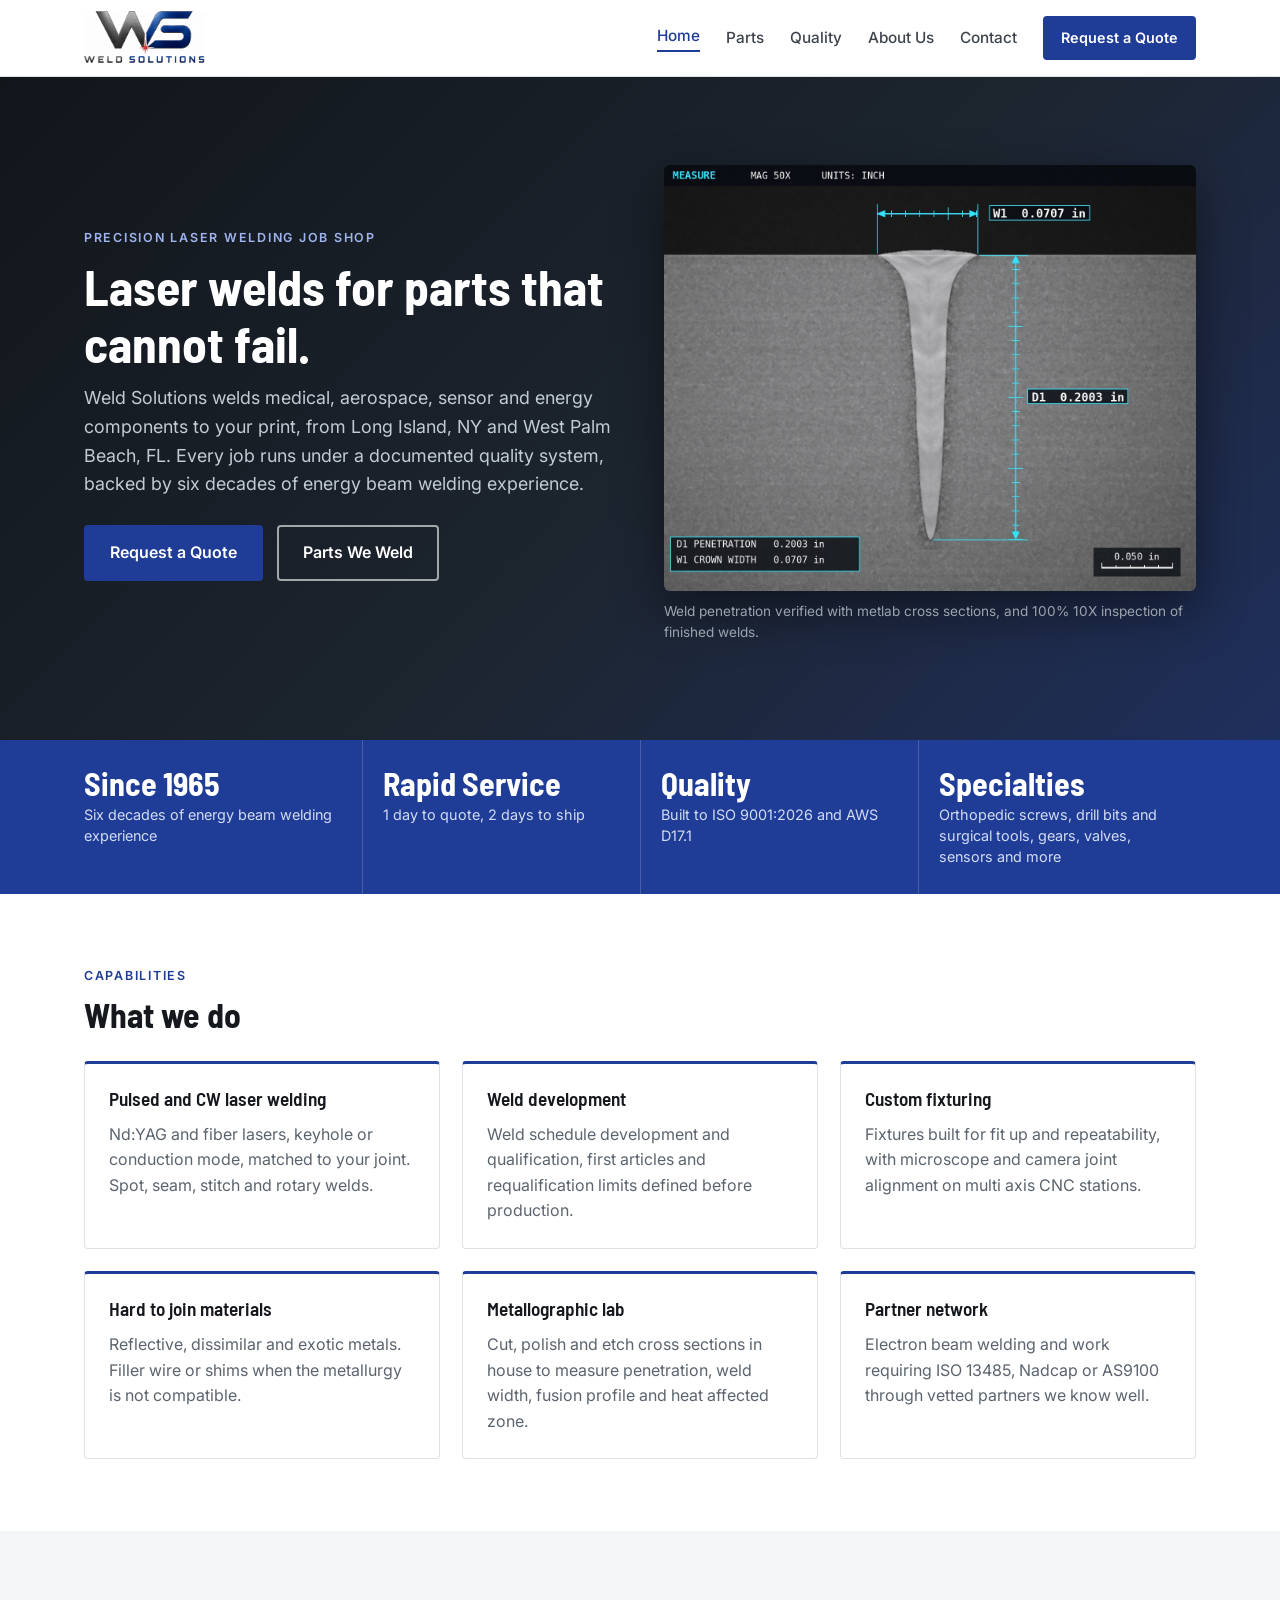
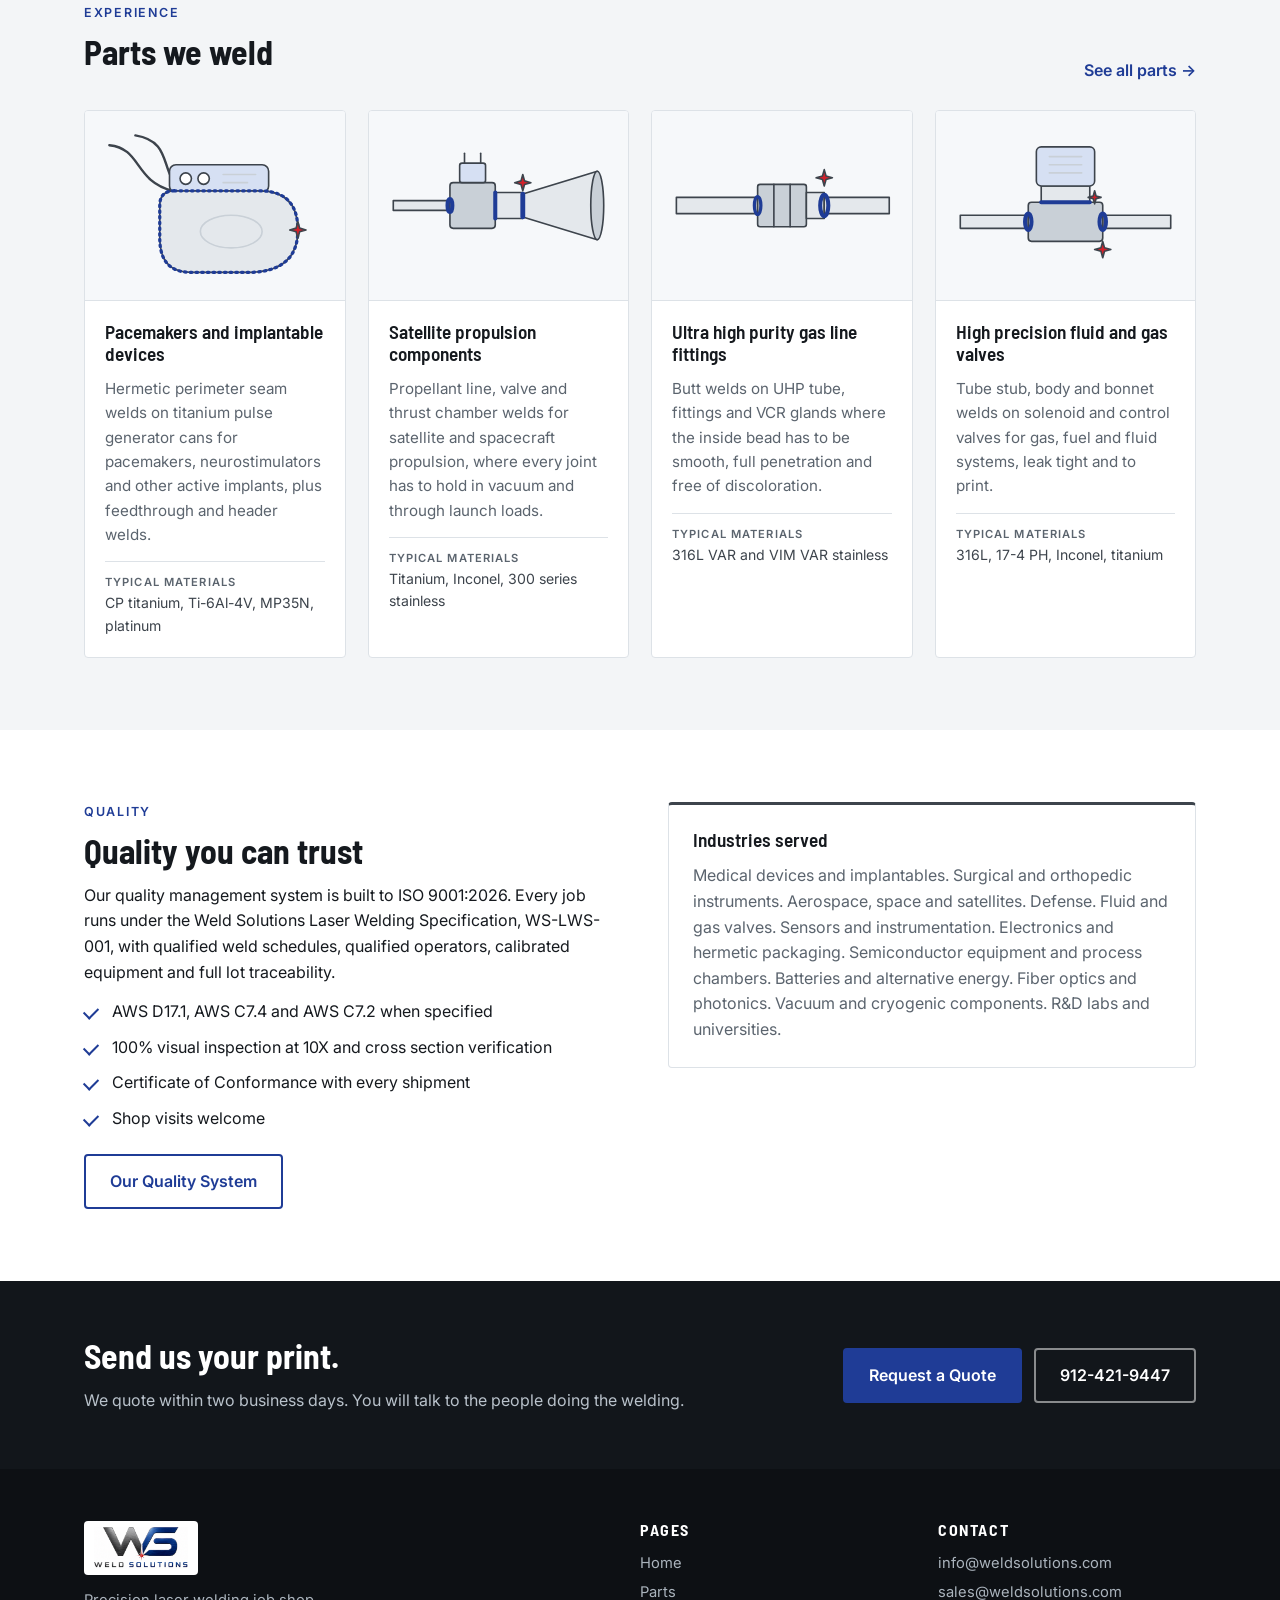
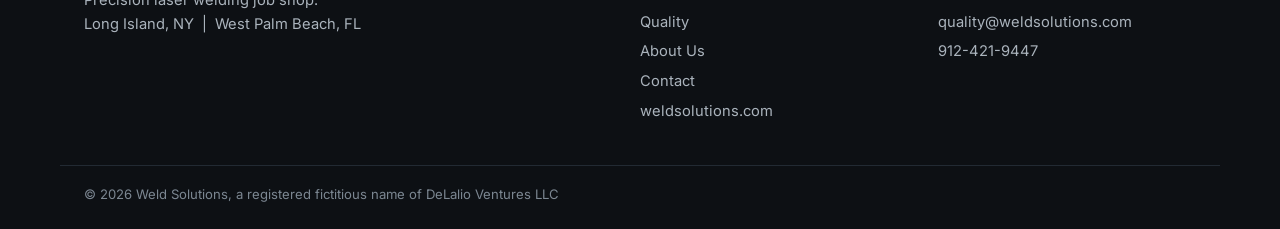
<file: index.html>
<!doctype html>
<html lang="en">
<head>
<meta charset="utf-8">
<meta name="viewport" content="width=device-width, initial-scale=1">
<title>Weld Solutions | Precision Laser Welding | Long Island, NY and West Palm Beach, FL</title>
<meta name="description" content="Precision laser welding job shop on Long Island, NY and in West Palm Beach, FL. Medical, aerospace, sensor and energy components welded to your print under a documented quality system.">
<link rel="preconnect" href="https://fonts.googleapis.com">
<link rel="preconnect" href="https://fonts.gstatic.com" crossorigin>
<link href="https://fonts.googleapis.com/css2?family=Barlow+Semi+Condensed:wght@500;600;700&family=Inter:wght@400;500;600&display=swap" rel="stylesheet">
<link rel="stylesheet" href="styles.css">
</head>
<body>
<header class="site">
  <div class="wrap bar">
    <a class="logo" href="index.html"><img src="images/ws-logo-site.png" alt="Weld Solutions"></a>
    <button class="menu-btn" aria-label="Menu" onclick="document.body.classList.toggle('nav-open')">&#9776;</button>
    <nav><a href="index.html" class="on" aria-current="page">Home</a><a href="parts.html">Parts</a><a href="quality.html">Quality</a><a href="about.html">About Us</a><a href="contact.html">Contact</a><a class="btn small" href="contact.html">Request a Quote</a></nav>
  </div>
</header>
<main>

<section class="hero">
  <div class="wrap hero-grid">
    <div>
      <p class="eyebrow">Precision laser welding job shop</p>
      <h1>Laser welds for parts that cannot fail.</h1>
      <p class="lead">Weld Solutions welds medical, aerospace, sensor and energy components to your print, from Long Island, NY and West Palm Beach, FL. Every job runs under a documented quality system, backed by six decades of energy beam welding experience.</p>
      <div class="hero-btns"><a class="btn" href="contact.html">Request a Quote</a><a class="btn ghost light" href="parts.html">Parts We Weld</a></div>
    </div>
    <figure class="hero-fig">
      <img src="images/weld-cross-section-measured.jpg" alt="Illustration of a keyhole laser weld cross section with digital microscope measurements of 0.200 inch penetration and 0.071 inch crown width">
      <figcaption>Weld penetration verified with metlab cross sections, and 100% 10X inspection of finished welds.</figcaption>
    </figure>
  </div>
</section>

<section class="stats"><div class="wrap stat-row">
  <div><b>Since 1965</b><span>Six decades of energy beam welding experience</span></div>
  <div><b>Rapid Service</b><span>1 day to quote, 2 days to ship</span></div>
  <div><b>Quality</b><span>Built to ISO 9001:2026 and AWS D17.1</span></div>
  <div><b>Specialties</b><span>Orthopedic screws, drill bits and surgical tools, gears, valves, sensors and more</span></div>
</div></section>

<section><div class="wrap">
  <p class="eyebrow">Capabilities</p>
  <h2>What we do</h2>
  <div class="grid3">
    <div class="card"><h3>Pulsed and CW laser welding</h3><p>Nd:YAG and fiber lasers, keyhole or conduction mode, matched to your joint. Spot, seam, stitch and rotary welds.</p></div>
    <div class="card"><h3>Weld development</h3><p>Weld schedule development and qualification, first articles and requalification limits defined before production.</p></div>
    <div class="card"><h3>Custom fixturing</h3><p>Fixtures built for fit up and repeatability, with microscope and camera joint alignment on multi axis CNC stations.</p></div>
    <div class="card"><h3>Hard to join materials</h3><p>Reflective, dissimilar and exotic metals. Filler wire or shims when the metallurgy is not compatible.</p></div>
    <div class="card"><h3>Metallographic lab</h3><p>Cut, polish and etch cross sections in house to measure penetration, weld width, fusion profile and heat affected zone.</p></div>
    <div class="card"><h3>Partner network</h3><p>Electron beam welding and work requiring ISO 13485, Nadcap or AS9100 through vetted partners we know well.</p></div>
  </div>
</div></section>

<section class="alt"><div class="wrap">
  <div class="head-row"><div><p class="eyebrow">Experience</p><h2>Parts we weld</h2></div><a class="more" href="parts.html">See all parts &rarr;</a></div>
  <div class="grid4">
    <article class="part">
  <div class="pimg"><img src="images/parts/pacemaker.svg" alt="Pacemakers and implantable devices" loading="lazy"></div>
  <div class="pbody"><h3>Pacemakers and implantable devices</h3><p>Hermetic perimeter seam welds on titanium pulse generator cans for pacemakers, neurostimulators and other active implants, plus feedthrough and header welds.</p><p class="mat"><span>Typical materials</span>CP titanium, Ti-6Al-4V, MP35N, platinum</p></div>
</article><article class="part">
  <div class="pimg"><img src="images/parts/thruster.svg" alt="Satellite propulsion components" loading="lazy"></div>
  <div class="pbody"><h3>Satellite propulsion components</h3><p>Propellant line, valve and thrust chamber welds for satellite and spacecraft propulsion, where every joint has to hold in vacuum and through launch loads.</p><p class="mat"><span>Typical materials</span>Titanium, Inconel, 300 series stainless</p></div>
</article><article class="part">
  <div class="pimg"><img src="images/parts/gas-fitting.svg" alt="Ultra high purity gas line fittings" loading="lazy"></div>
  <div class="pbody"><h3>Ultra high purity gas line fittings</h3><p>Butt welds on UHP tube, fittings and VCR glands where the inside bead has to be smooth, full penetration and free of discoloration.</p><p class="mat"><span>Typical materials</span>316L VAR and VIM VAR stainless</p></div>
</article><article class="part">
  <div class="pimg"><img src="images/parts/valve.svg" alt="High precision fluid and gas valves" loading="lazy"></div>
  <div class="pbody"><h3>High precision fluid and gas valves</h3><p>Tube stub, body and bonnet welds on solenoid and control valves for gas, fuel and fluid systems, leak tight and to print.</p><p class="mat"><span>Typical materials</span>316L, 17-4 PH, Inconel, titanium</p></div>
</article>
  </div>
</div></section>

<section><div class="wrap split">
  <div>
    <p class="eyebrow">Quality</p>
    <h2>Quality you can trust</h2>
    <p>Our quality management system is built to ISO 9001:2026. Every job runs under the Weld Solutions Laser Welding Specification, WS-LWS-001, with qualified weld schedules, qualified operators, calibrated equipment and full lot traceability.</p>
    <ul class="checks">
      <li>AWS D17.1, AWS C7.4 and AWS C7.2 when specified</li>
      <li>100% visual inspection at 10X and cross section verification</li>
      <li>Certificate of Conformance with every shipment</li>
      <li>Shop visits welcome</li>
    </ul>
    <a class="btn outline" href="quality.html">Our Quality System</a>
  </div>
  <div class="card industries">
    <h3>Industries served</h3>
    <p>Medical devices and implantables. Surgical and orthopedic instruments. Aerospace, space and satellites. Defense. Fluid and gas valves. Sensors and instrumentation. Electronics and hermetic packaging. Semiconductor equipment and process chambers. Batteries and alternative energy. Fiber optics and photonics. Vacuum and cryogenic components. R&amp;D labs and universities.</p>
  </div>
</div></section>
<section class="cta-band"><div class="wrap cta-row">
  <div><h2>Send us your print.</h2><p>We quote within two business days. You will talk to the people doing the welding.</p></div>
  <div class="cta-btns"><a class="btn" href="contact.html">Request a Quote</a><a class="btn ghost" href="tel:+19124219447">912-421-9447</a></div>
</div></section>

</main>
<footer class="site">
  <div class="wrap foot">
    <div>
      <img src="images/ws-logo-site.png" alt="Weld Solutions" class="flogo">
      <p>Precision laser welding job shop.<br>Long Island, NY &nbsp;|&nbsp; West Palm Beach, FL</p>
    </div>
    <div>
      <h4>Pages</h4>
      <a href="index.html">Home</a><a href="parts.html">Parts</a><a href="quality.html">Quality</a><a href="about.html">About Us</a><a href="contact.html">Contact</a>
      <a href="https://weldsolutions.com">weldsolutions.com</a>
    </div>
    <div>
      <h4>Contact</h4>
      <a href="mailto:info@weldsolutions.com">info@weldsolutions.com</a>
      <a href="mailto:sales@weldsolutions.com">sales@weldsolutions.com</a>
      <a href="mailto:quality@weldsolutions.com">quality@weldsolutions.com</a>
      <a href="tel:+19124219447">912-421-9447</a>
    </div>
  </div>
  <div class="wrap legal">&copy; <span class="yr">2026</span> Weld Solutions, a registered fictitious name of DeLalio Ventures LLC</div>
</footer>
<script>document.querySelectorAll('.yr').forEach(e=>e.textContent=new Date().getFullYear());</script>
</body>
</html>
</file>
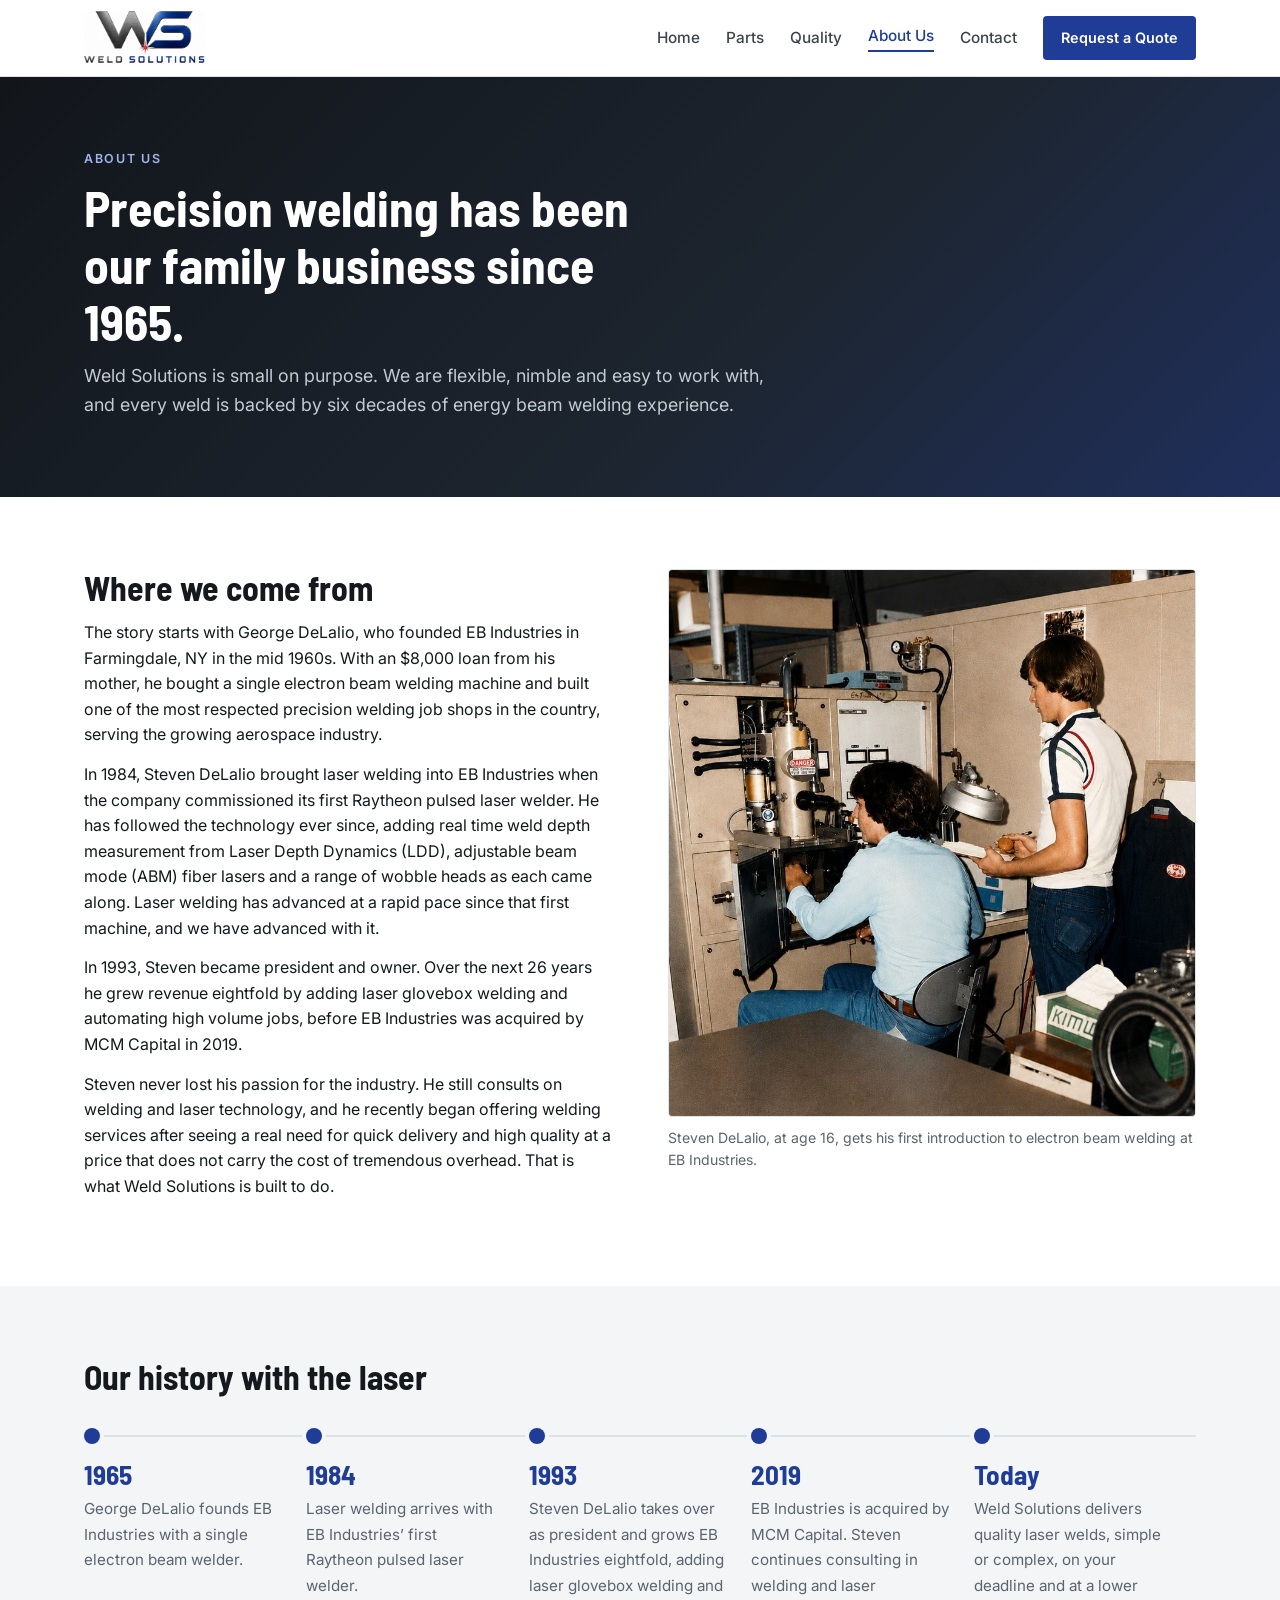
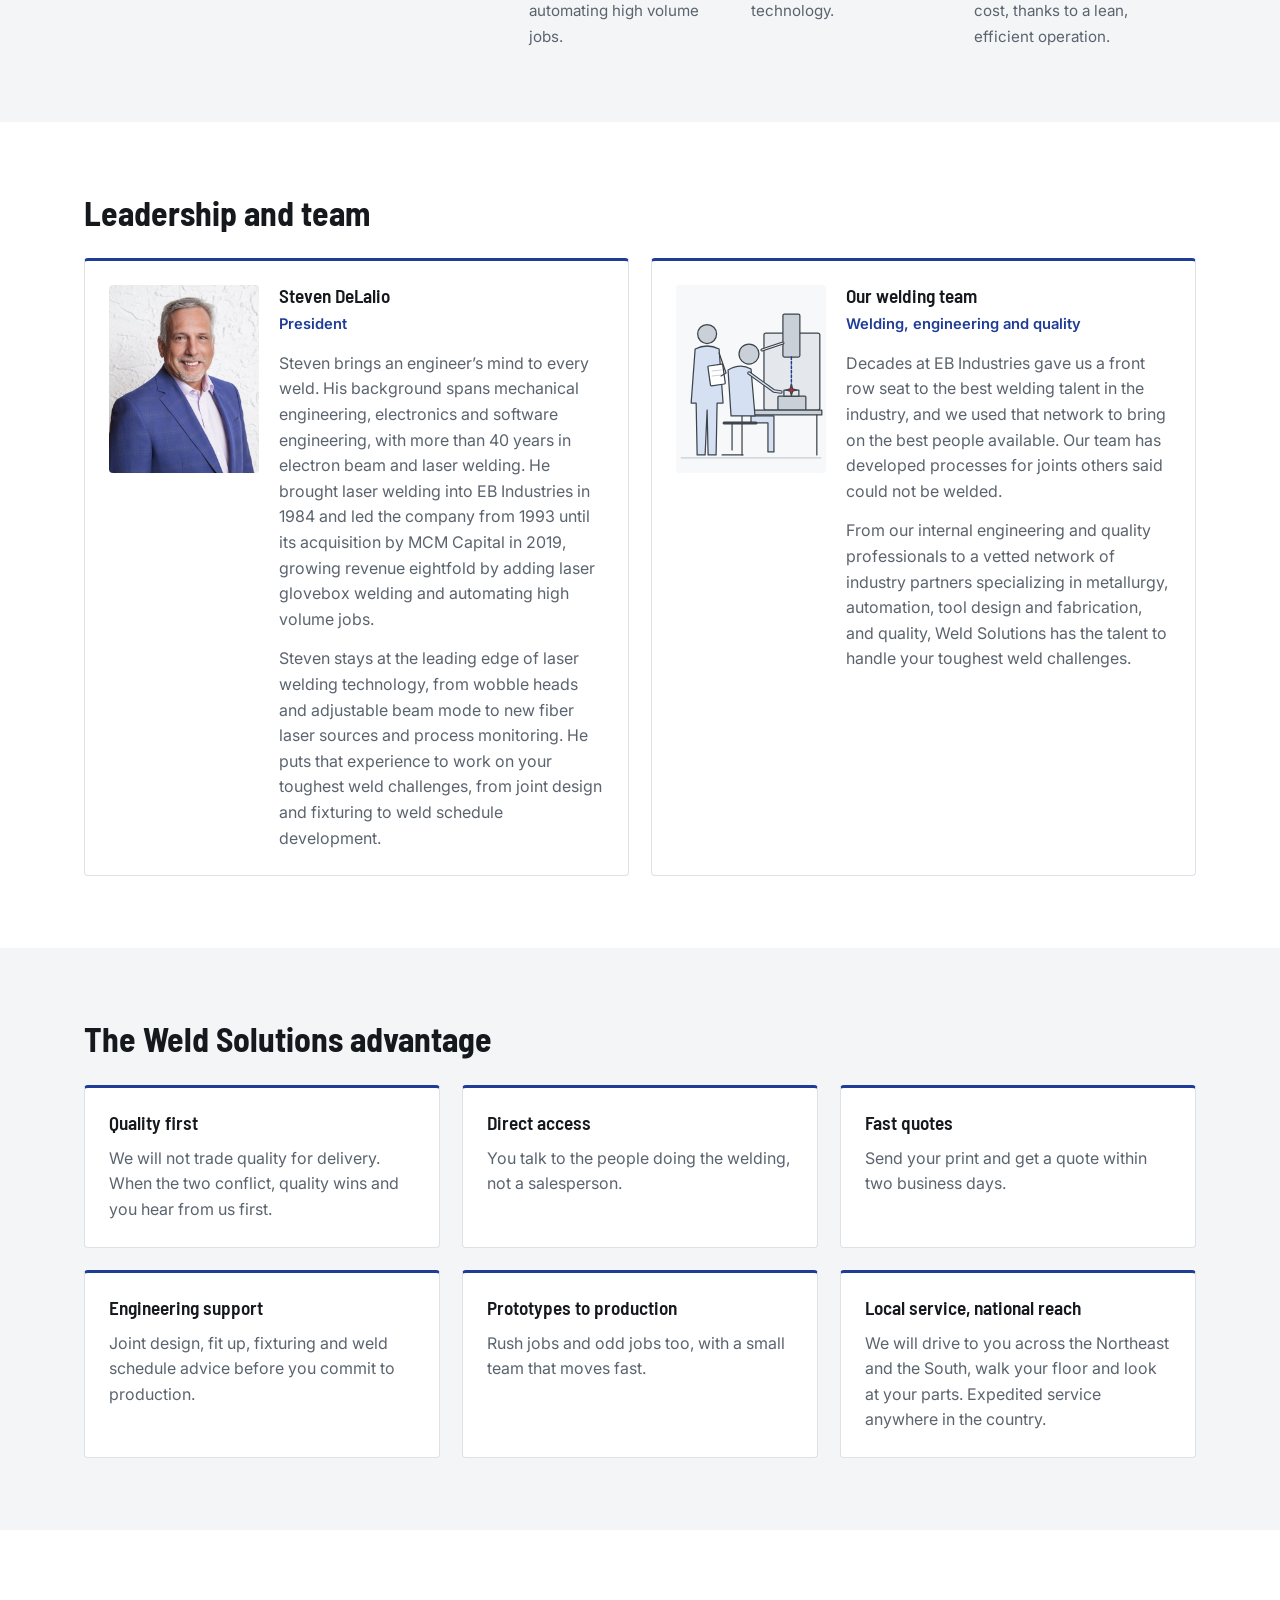
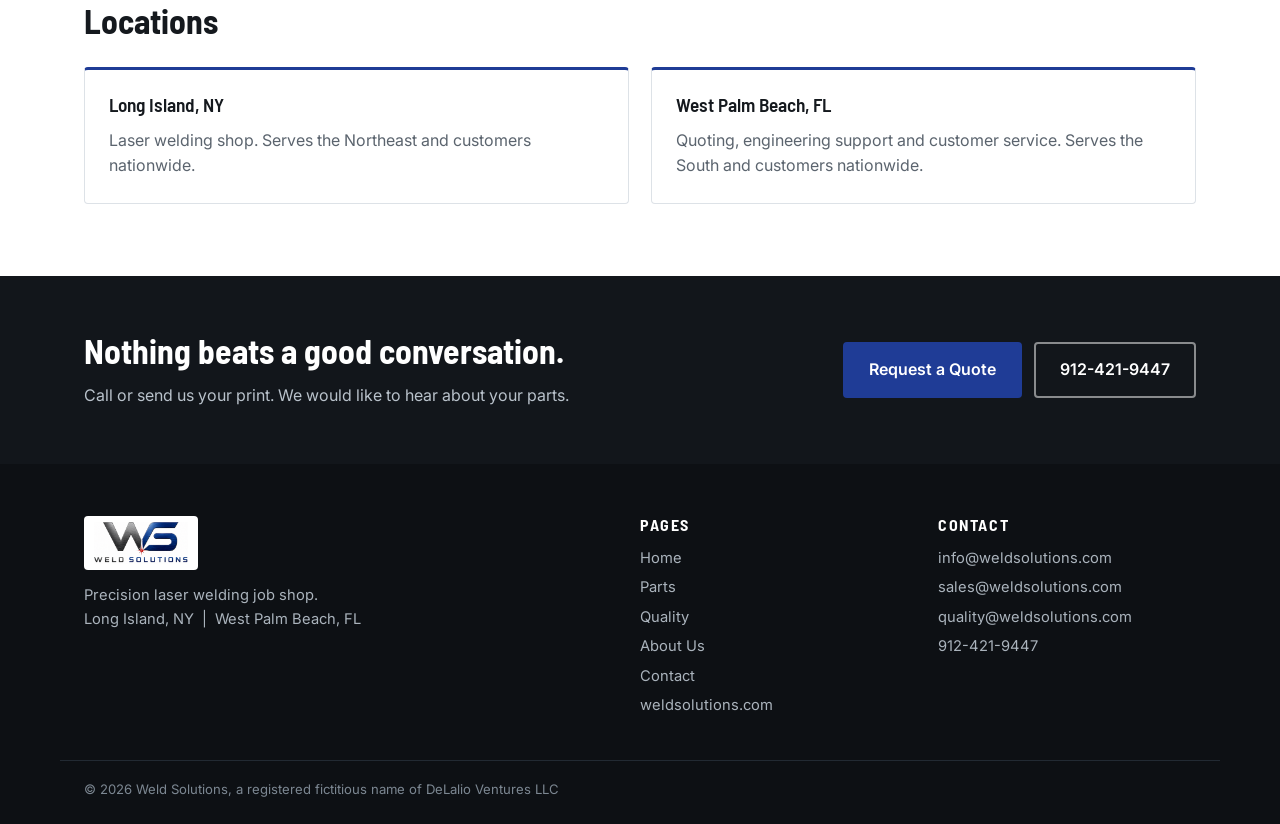
<file: about.html>
<!doctype html>
<html lang="en">
<head>
<meta charset="utf-8">
<meta name="viewport" content="width=device-width, initial-scale=1">
<title>About Us | Weld Solutions Laser Welding</title>
<meta name="description" content="Weld Solutions carries forward the experience of EB Industries, founded in 1965, as a focused precision laser welding job shop on Long Island, NY and in West Palm Beach, FL.">
<link rel="preconnect" href="https://fonts.googleapis.com">
<link rel="preconnect" href="https://fonts.gstatic.com" crossorigin>
<link href="https://fonts.googleapis.com/css2?family=Barlow+Semi+Condensed:wght@500;600;700&family=Inter:wght@400;500;600&display=swap" rel="stylesheet">
<link rel="stylesheet" href="styles.css">
</head>
<body>
<header class="site">
  <div class="wrap bar">
    <a class="logo" href="index.html"><img src="images/ws-logo-site.png" alt="Weld Solutions"></a>
    <button class="menu-btn" aria-label="Menu" onclick="document.body.classList.toggle('nav-open')">&#9776;</button>
    <nav><a href="index.html">Home</a><a href="parts.html">Parts</a><a href="quality.html">Quality</a><a href="about.html" class="on" aria-current="page">About Us</a><a href="contact.html">Contact</a><a class="btn small" href="contact.html">Request a Quote</a></nav>
  </div>
</header>
<main>

<section class="page-head"><div class="wrap">
  <p class="eyebrow">About us</p>
  <h1>Precision welding has been our family business since 1965.</h1>
  <p class="lead">Weld Solutions is small on purpose. We are flexible, nimble and easy to work with, and every weld is backed by six decades of energy beam welding experience.</p>
</div></section>

<section><div class="wrap split">
  <div>
    <h2>Where we come from</h2>
    <p>The story starts with George DeLalio, who founded EB Industries in Farmingdale, NY in the mid 1960s. With an $8,000 loan from his mother, he bought a single electron beam welding machine and built one of the most respected precision welding job shops in the country, serving the growing aerospace industry.</p>
    <p>In 1984, Steven DeLalio brought laser welding into EB Industries when the company commissioned its first Raytheon pulsed laser welder. He has followed the technology ever since, adding real time weld depth measurement from Laser Depth Dynamics (LDD), adjustable beam mode (ABM) fiber lasers and a range of wobble heads as each came along. Laser welding has advanced at a rapid pace since that first machine, and we have advanced with it.</p>
    <p>In 1993, Steven became president and owner. Over the next 26 years he grew revenue eightfold by adding laser glovebox welding and automating high volume jobs, before EB Industries was acquired by MCM Capital in 2019.</p>
    <p>Steven never lost his passion for the industry. He still consults on welding and laser technology, and he recently began offering welding services after seeing a real need for quick delivery and high quality at a price that does not carry the cost of tremendous overhead. That is what Weld Solutions is built to do.</p>
  </div>
  <figure class="fig">
    <img src="images/eb-industries-early-years.jpg" alt="Steven DeLalio at age 16 at an electron beam welder at EB Industries">
    <figcaption>Steven DeLalio, at age 16, gets his first introduction to electron beam welding at EB Industries.</figcaption>
  </figure>
</div></section>

<section class="alt"><div class="wrap">
  <h2>Our history with the laser</h2>
  <ol class="timeline">
    <li><b>1965</b><span>George DeLalio founds EB Industries with a single electron beam welder.</span></li>
    <li><b>1984</b><span>Laser welding arrives with EB Industries&rsquo; first Raytheon pulsed laser welder.</span></li>
    <li><b>1993</b><span>Steven DeLalio takes over as president and grows EB Industries eightfold, adding laser glovebox welding and automating high volume jobs.</span></li>
    <li><b>2019</b><span>EB Industries is acquired by MCM Capital. Steven continues consulting in welding and laser technology.</span></li>
    <li><b>Today</b><span>Weld Solutions delivers quality laser welds, simple or complex, on your deadline and at a lower cost, thanks to a lean, efficient operation.</span></li>
  </ol>
</div></section>

<section><div class="wrap">
  <h2>Leadership and team</h2>
  <div class="people">
    <div class="person card">
      <img src="images/steven-delalio.jpg" alt="Steven DeLalio">
      <div>
        <h3>Steven DeLalio</h3>
        <p class="role">President</p>
        <p>Steven brings an engineer&rsquo;s mind to every weld. His background spans mechanical engineering, electronics and software engineering, with more than 40 years in electron beam and laser welding. He brought laser welding into EB Industries in 1984 and led the company from 1993 until its acquisition by MCM Capital in 2019, growing revenue eightfold by adding laser glovebox welding and automating high volume jobs.</p>
        <p>Steven stays at the leading edge of laser welding technology, from wobble heads and adjustable beam mode to new fiber laser sources and process monitoring. He puts that experience to work on your toughest weld challenges, from joint design and fixturing to weld schedule development.</p>
      </div>
    </div>
    <div class="person card">
      <img src="images/welding-team.svg" alt="Laser welding technicians at a welding workstation" class="team-art">
      <div>
        <h3>Our welding team</h3>
        <p class="role">Welding, engineering and quality</p>
        <p>Decades at EB Industries gave us a front row seat to the best welding talent in the industry, and we used that network to bring on the best people available. Our team has developed processes for joints others said could not be welded.</p>
        <p>From our internal engineering and quality professionals to a vetted network of industry partners specializing in metallurgy, automation, tool design and fabrication, and quality, Weld Solutions has the talent to handle your toughest weld challenges.</p>
      </div>
    </div>
  </div>
</div></section>

<section class="alt"><div class="wrap">
  <h2>The Weld Solutions advantage</h2>
  <div class="grid3">
    <div class="card"><h3>Quality first</h3><p>We will not trade quality for delivery. When the two conflict, quality wins and you hear from us first.</p></div>
    <div class="card"><h3>Direct access</h3><p>You talk to the people doing the welding, not a salesperson.</p></div>
    <div class="card"><h3>Fast quotes</h3><p>Send your print and get a quote within two business days.</p></div>
    <div class="card"><h3>Engineering support</h3><p>Joint design, fit up, fixturing and weld schedule advice before you commit to production.</p></div>
    <div class="card"><h3>Prototypes to production</h3><p>Rush jobs and odd jobs too, with a small team that moves fast.</p></div>
    <div class="card"><h3>Local service, national reach</h3><p>We will drive to you across the Northeast and the South, walk your floor and look at your parts. Expedited service anywhere in the country.</p></div>
  </div>
</div></section>

<section><div class="wrap">
  <h2>Locations</h2>
  <div class="grid2">
    <div class="card"><h3>Long Island, NY</h3><p>Laser welding shop. Serves the Northeast and customers nationwide.</p></div>
    <div class="card"><h3>West Palm Beach, FL</h3><p>Quoting, engineering support and customer service. Serves the South and customers nationwide.</p></div>
  </div>
</div></section>
<section class="cta-band"><div class="wrap cta-row">
  <div><h2>Nothing beats a good conversation.</h2><p>Call or send us your print. We would like to hear about your parts.</p></div>
  <div class="cta-btns"><a class="btn" href="contact.html">Request a Quote</a><a class="btn ghost" href="tel:+19124219447">912-421-9447</a></div>
</div></section>

</main>
<footer class="site">
  <div class="wrap foot">
    <div>
      <img src="images/ws-logo-site.png" alt="Weld Solutions" class="flogo">
      <p>Precision laser welding job shop.<br>Long Island, NY &nbsp;|&nbsp; West Palm Beach, FL</p>
    </div>
    <div>
      <h4>Pages</h4>
      <a href="index.html">Home</a><a href="parts.html">Parts</a><a href="quality.html">Quality</a><a href="about.html">About Us</a><a href="contact.html">Contact</a>
      <a href="https://weldsolutions.com">weldsolutions.com</a>
    </div>
    <div>
      <h4>Contact</h4>
      <a href="mailto:info@weldsolutions.com">info@weldsolutions.com</a>
      <a href="mailto:sales@weldsolutions.com">sales@weldsolutions.com</a>
      <a href="mailto:quality@weldsolutions.com">quality@weldsolutions.com</a>
      <a href="tel:+19124219447">912-421-9447</a>
    </div>
  </div>
  <div class="wrap legal">&copy; <span class="yr">2026</span> Weld Solutions, a registered fictitious name of DeLalio Ventures LLC</div>
</footer>
<script>document.querySelectorAll('.yr').forEach(e=>e.textContent=new Date().getFullYear());</script>
</body>
</html>
</file>
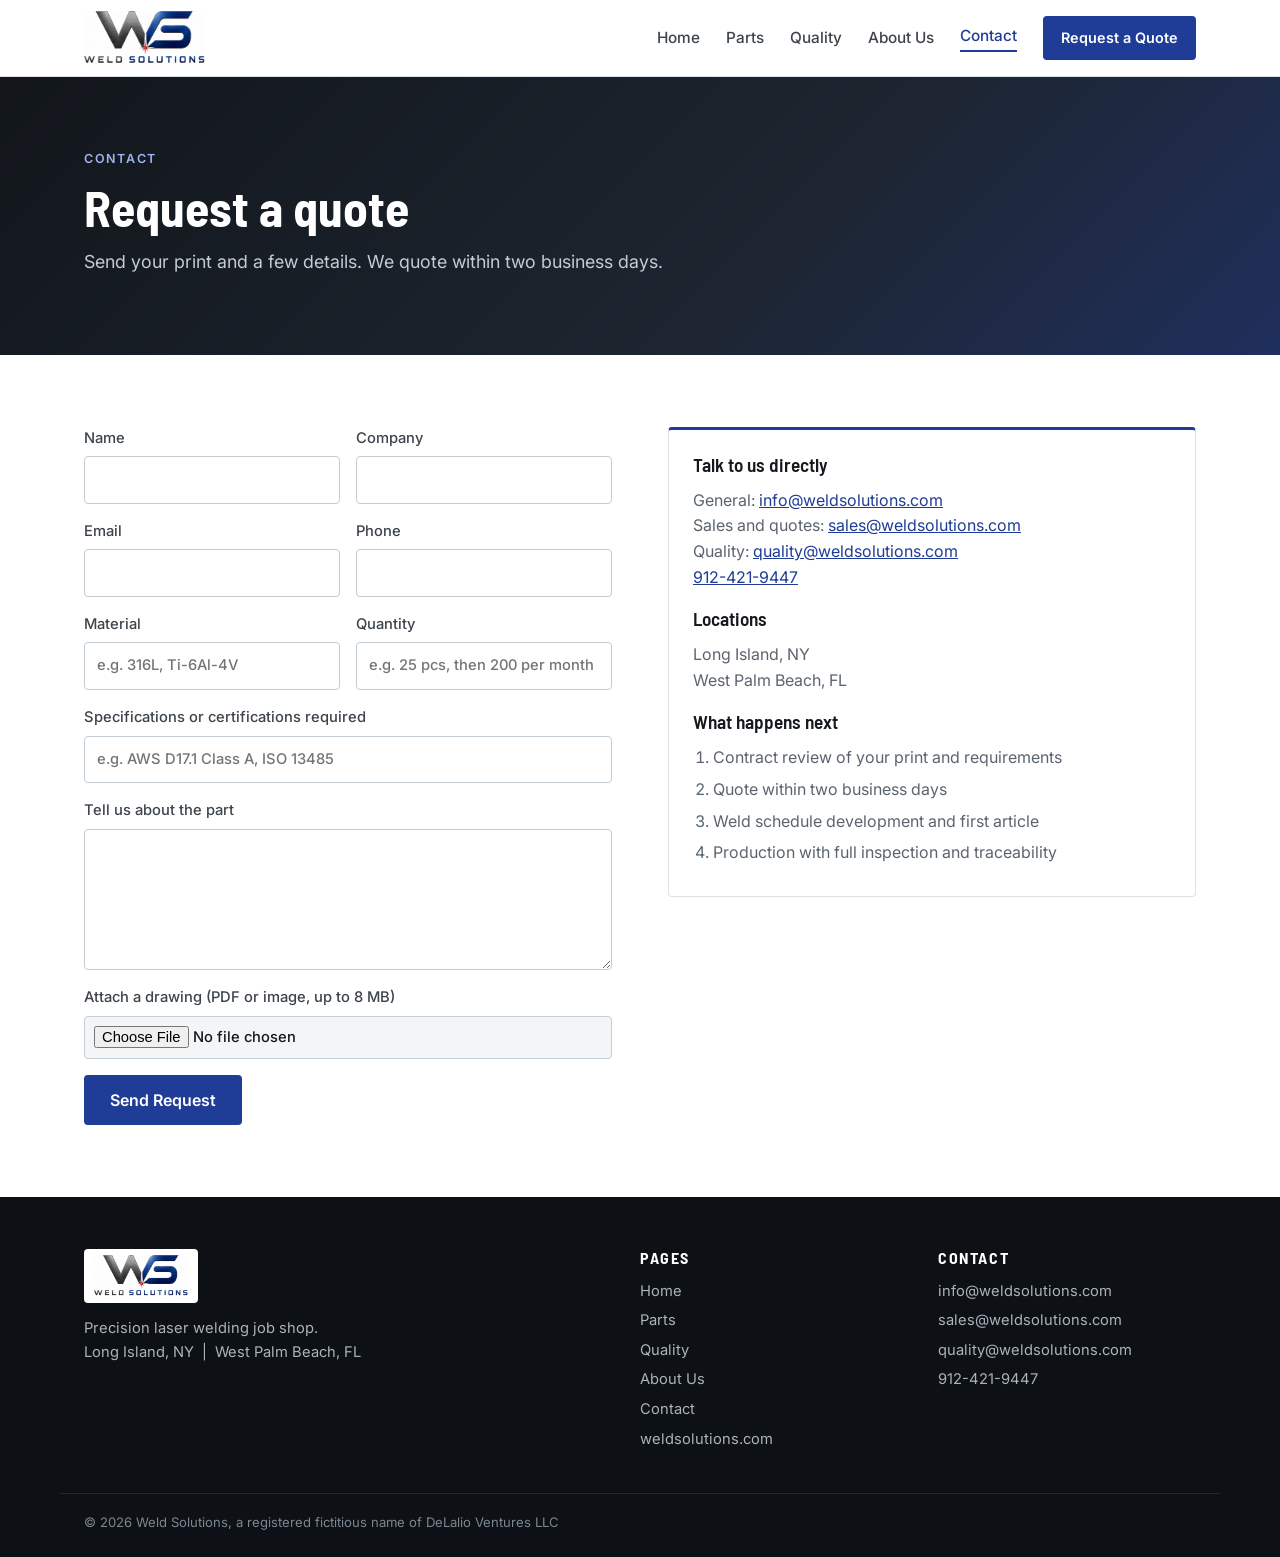
<file: contact.html>
<!doctype html>
<html lang="en">
<head>
<meta charset="utf-8">
<meta name="viewport" content="width=device-width, initial-scale=1">
<title>Request a Quote | Weld Solutions Laser Welding</title>
<meta name="description" content="Request a laser welding quote from Weld Solutions. Send your drawing and get a quote within two business days.">
<link rel="preconnect" href="https://fonts.googleapis.com">
<link rel="preconnect" href="https://fonts.gstatic.com" crossorigin>
<link href="https://fonts.googleapis.com/css2?family=Barlow+Semi+Condensed:wght@500;600;700&family=Inter:wght@400;500;600&display=swap" rel="stylesheet">
<link rel="stylesheet" href="styles.css">
</head>
<body>
<header class="site">
  <div class="wrap bar">
    <a class="logo" href="index.html"><img src="images/ws-logo-site.png" alt="Weld Solutions"></a>
    <button class="menu-btn" aria-label="Menu" onclick="document.body.classList.toggle('nav-open')">&#9776;</button>
    <nav><a href="index.html">Home</a><a href="parts.html">Parts</a><a href="quality.html">Quality</a><a href="about.html">About Us</a><a href="contact.html" class="on" aria-current="page">Contact</a><a class="btn small" href="contact.html">Request a Quote</a></nav>
  </div>
</header>
<main>

<section class="page-head"><div class="wrap">
  <p class="eyebrow">Contact</p>
  <h1>Request a quote</h1>
  <p class="lead">Send your print and a few details. We quote within two business days.</p>
</div></section>
<section><div class="wrap split contact">
  <form name="quote" method="POST" action="thanks.html" data-netlify="true" netlify-honeypot="company-website" enctype="multipart/form-data" class="form">
    <input type="hidden" name="form-name" value="quote">
    <p class="hp"><label>Leave blank <input name="company-website"></label></p>
    <div class="row2">
      <label>Name<input name="name" required></label>
      <label>Company<input name="company"></label>
    </div>
    <div class="row2">
      <label>Email<input type="email" name="email" required></label>
      <label>Phone<input type="tel" name="phone"></label>
    </div>
    <div class="row2">
      <label>Material<input name="material" placeholder="e.g. 316L, Ti-6Al-4V"></label>
      <label>Quantity<input name="quantity" placeholder="e.g. 25 pcs, then 200 per month"></label>
    </div>
    <label>Specifications or certifications required<input name="specs" placeholder="e.g. AWS D17.1 Class A, ISO 13485"></label>
    <label>Tell us about the part<textarea name="message" rows="5"></textarea></label>
    <label>Attach a drawing (PDF or image, up to 8 MB)<input type="file" name="drawing" accept=".pdf,.png,.jpg,.jpeg,.dxf,.step,.stp"></label>
    <button class="btn" type="submit">Send Request</button>
  </form>
  <aside>
    <div class="card">
      <h3>Talk to us directly</h3>
      <p>General: <a href="mailto:info@weldsolutions.com">info@weldsolutions.com</a><br>Sales and quotes: <a href="mailto:sales@weldsolutions.com">sales@weldsolutions.com</a><br>Quality: <a href="mailto:quality@weldsolutions.com">quality@weldsolutions.com</a><br><a href="tel:+19124219447">912-421-9447</a></p>
      <h3>Locations</h3>
      <p>Long Island, NY<br>West Palm Beach, FL</p>
      <h3>What happens next</h3>
      <ol class="steps">
        <li>Contract review of your print and requirements</li>
        <li>Quote within two business days</li>
        <li>Weld schedule development and first article</li>
        <li>Production with full inspection and traceability</li>
      </ol>
    </div>
  </aside>
</div></section>

</main>
<footer class="site">
  <div class="wrap foot">
    <div>
      <img src="images/ws-logo-site.png" alt="Weld Solutions" class="flogo">
      <p>Precision laser welding job shop.<br>Long Island, NY &nbsp;|&nbsp; West Palm Beach, FL</p>
    </div>
    <div>
      <h4>Pages</h4>
      <a href="index.html">Home</a><a href="parts.html">Parts</a><a href="quality.html">Quality</a><a href="about.html">About Us</a><a href="contact.html">Contact</a>
      <a href="https://weldsolutions.com">weldsolutions.com</a>
    </div>
    <div>
      <h4>Contact</h4>
      <a href="mailto:info@weldsolutions.com">info@weldsolutions.com</a>
      <a href="mailto:sales@weldsolutions.com">sales@weldsolutions.com</a>
      <a href="mailto:quality@weldsolutions.com">quality@weldsolutions.com</a>
      <a href="tel:+19124219447">912-421-9447</a>
    </div>
  </div>
  <div class="wrap legal">&copy; <span class="yr">2026</span> Weld Solutions, a registered fictitious name of DeLalio Ventures LLC</div>
</footer>
<script>document.querySelectorAll('.yr').forEach(e=>e.textContent=new Date().getFullYear());</script>
</body>
</html>
</file>
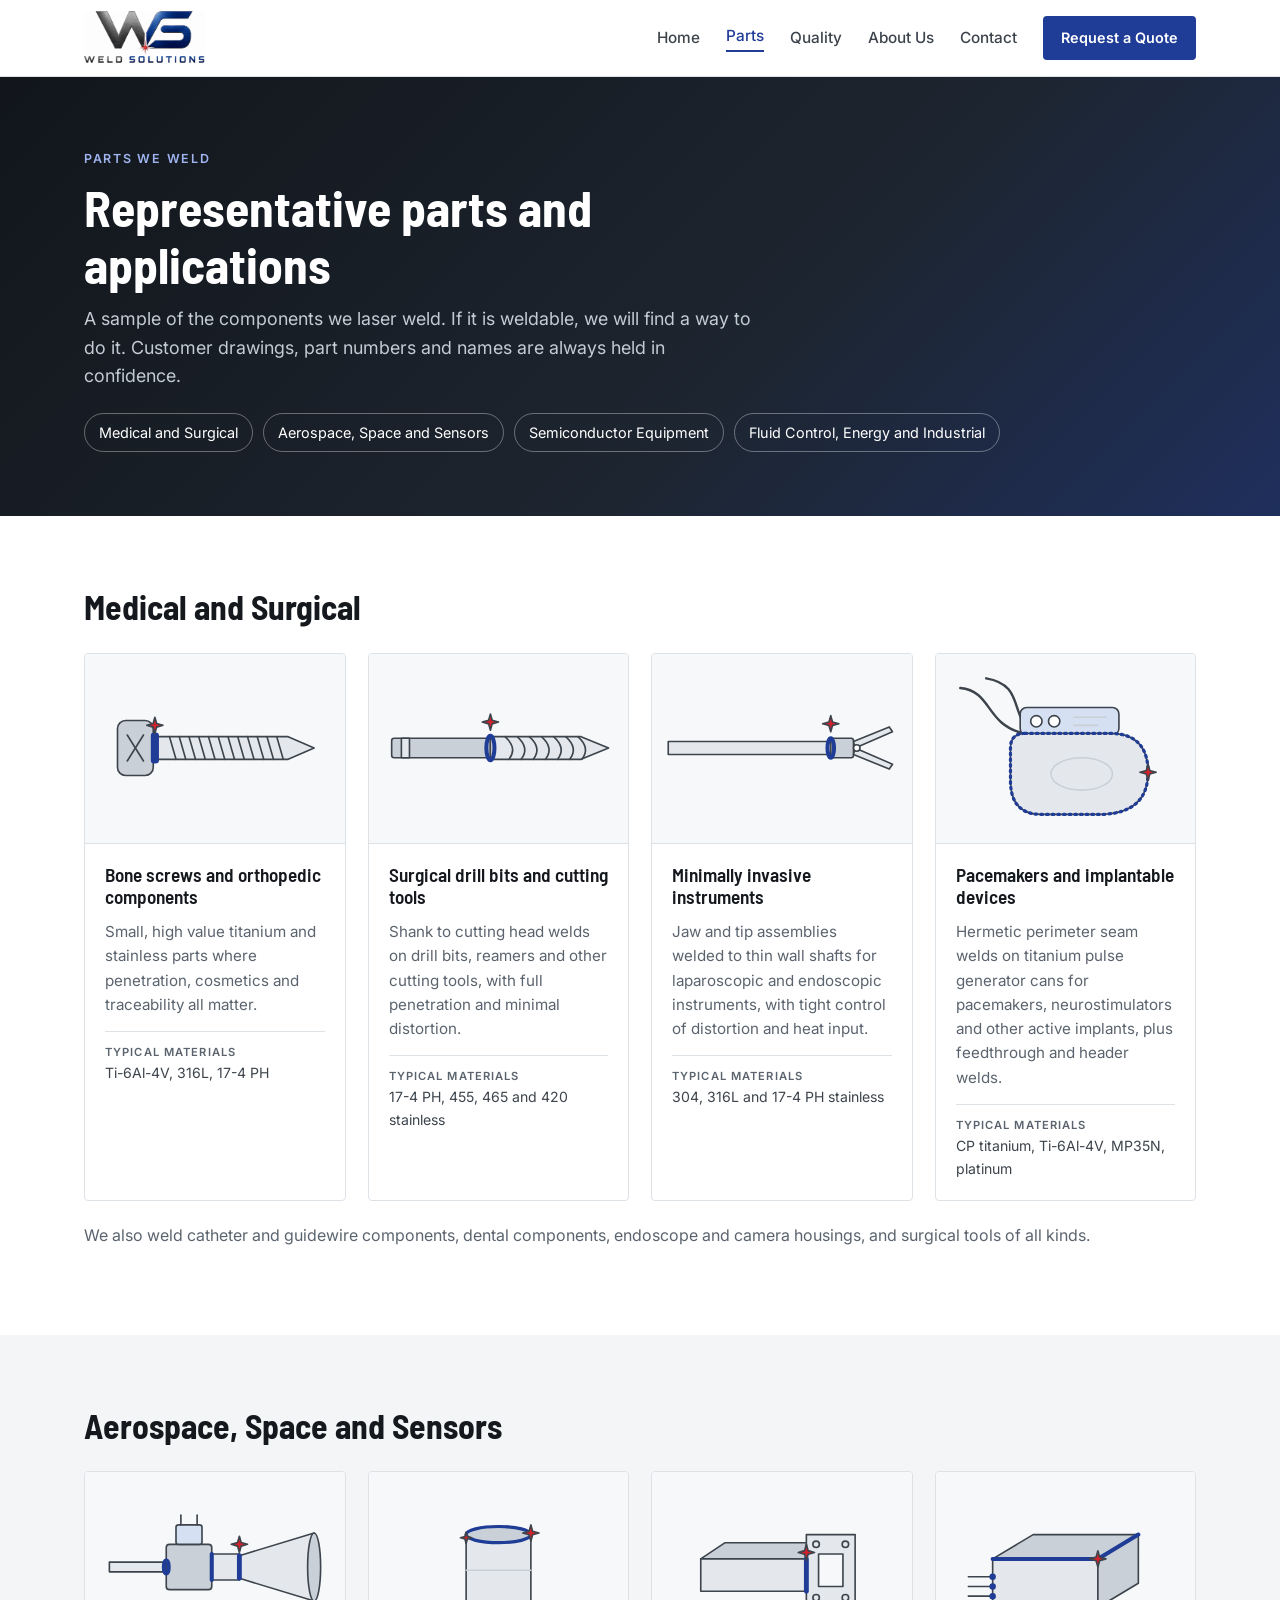
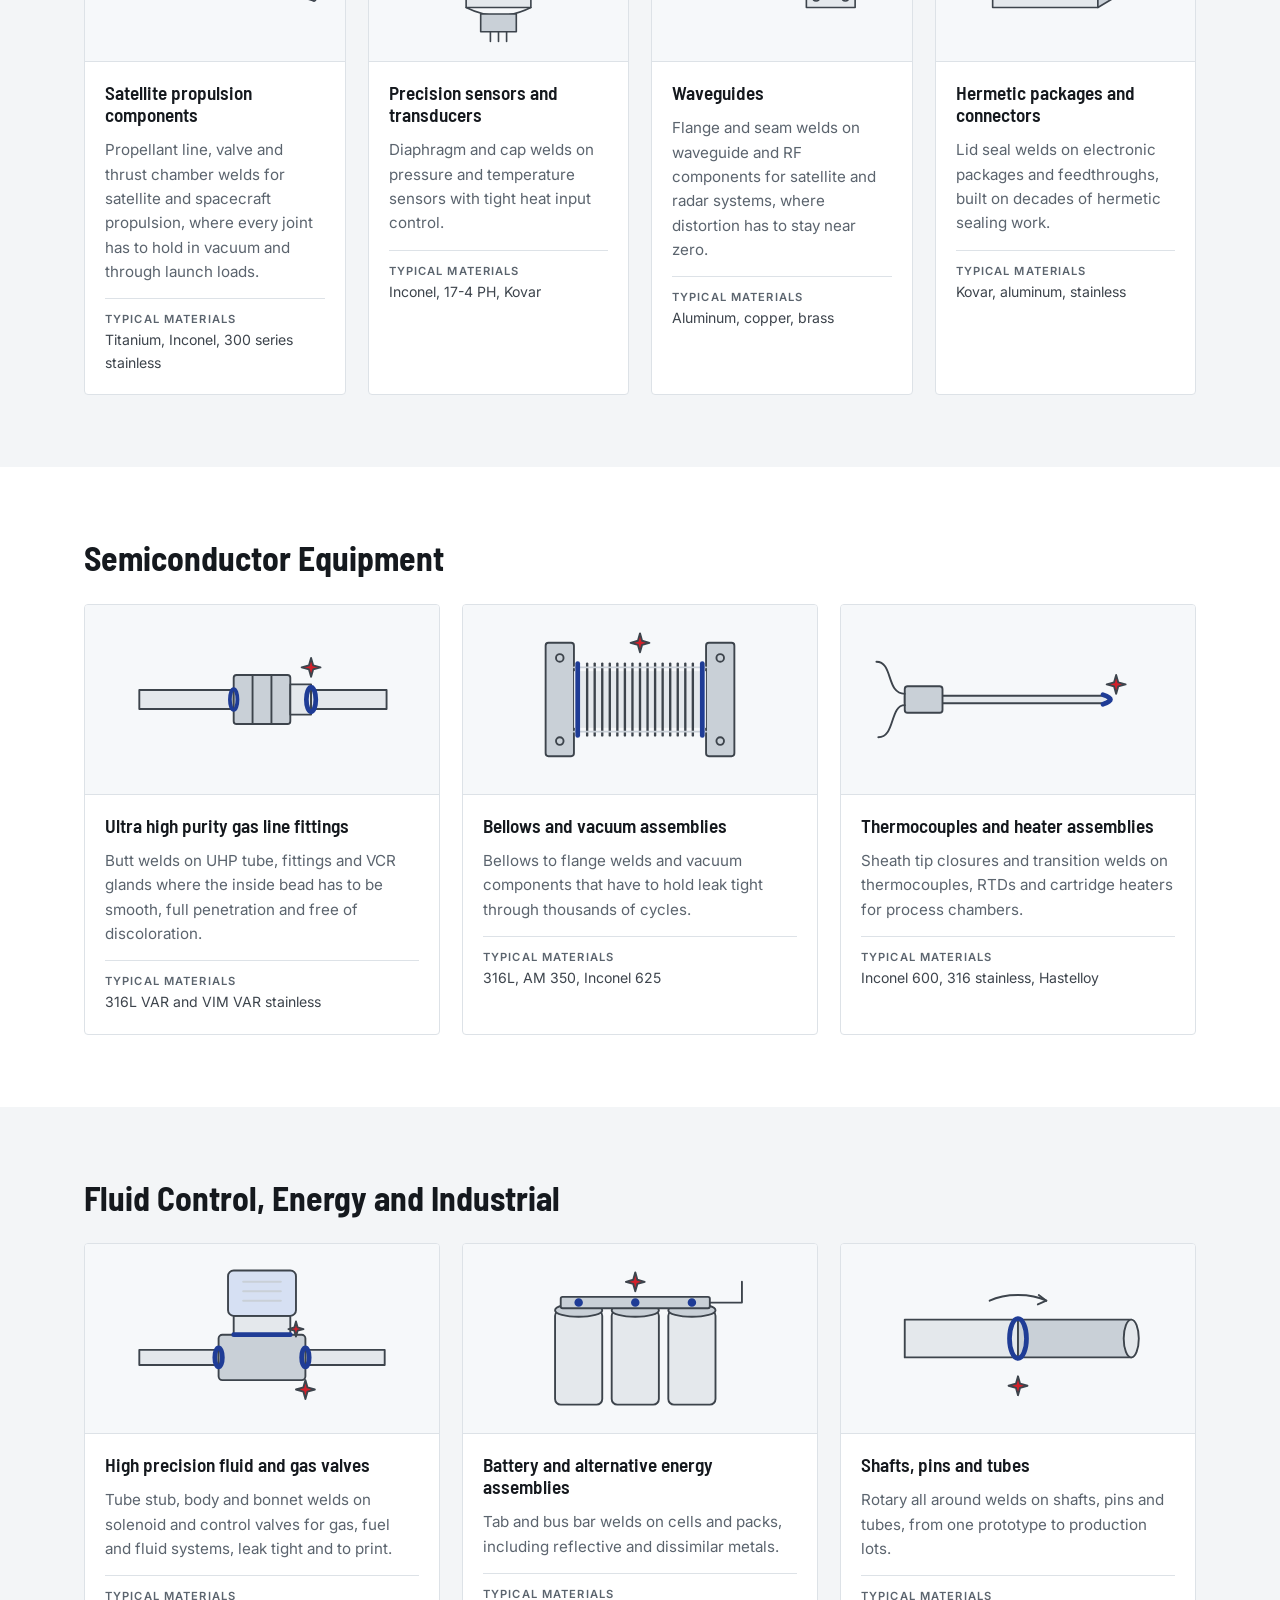
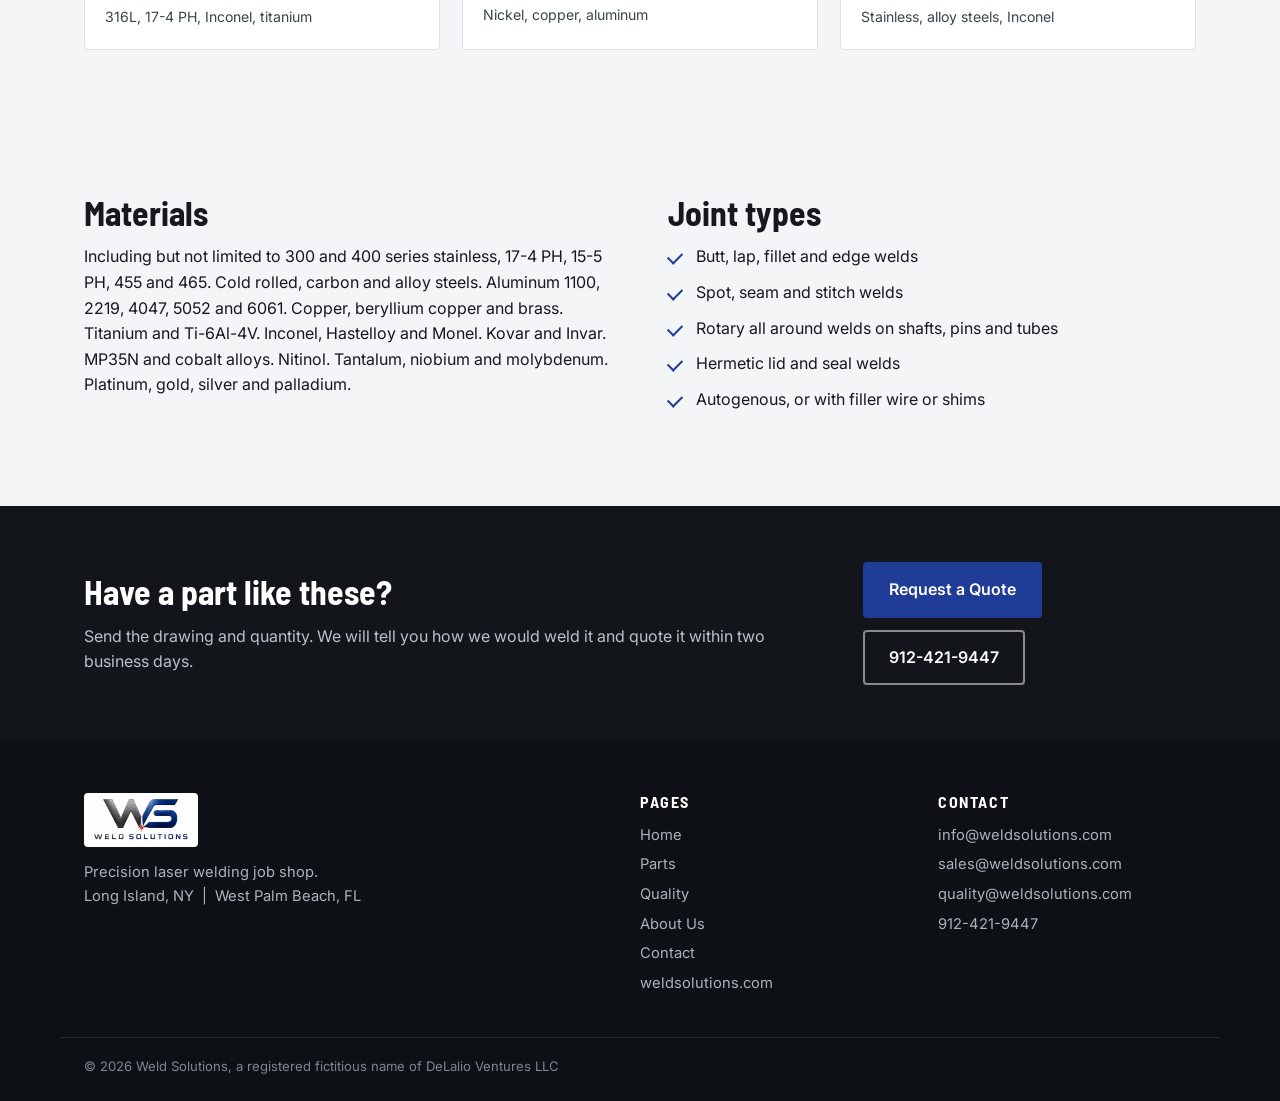
<file: parts.html>
<!doctype html>
<html lang="en">
<head>
<meta charset="utf-8">
<meta name="viewport" content="width=device-width, initial-scale=1">
<title>Parts We Weld | Weld Solutions Laser Welding</title>
<meta name="description" content="Pacemakers and implantable devices, minimally invasive instruments, catheter and guidewire components, semiconductor gas fittings and bellows, sensors, waveguides, hermetic packages, battery assemblies and more, laser welded by Weld Solutions.">
<link rel="preconnect" href="https://fonts.googleapis.com">
<link rel="preconnect" href="https://fonts.gstatic.com" crossorigin>
<link href="https://fonts.googleapis.com/css2?family=Barlow+Semi+Condensed:wght@500;600;700&family=Inter:wght@400;500;600&display=swap" rel="stylesheet">
<link rel="stylesheet" href="styles.css">
</head>
<body>
<header class="site">
  <div class="wrap bar">
    <a class="logo" href="index.html"><img src="images/ws-logo-site.png" alt="Weld Solutions"></a>
    <button class="menu-btn" aria-label="Menu" onclick="document.body.classList.toggle('nav-open')">&#9776;</button>
    <nav><a href="index.html">Home</a><a href="parts.html" class="on" aria-current="page">Parts</a><a href="quality.html">Quality</a><a href="about.html">About Us</a><a href="contact.html">Contact</a><a class="btn small" href="contact.html">Request a Quote</a></nav>
  </div>
</header>
<main>

<section class="page-head"><div class="wrap">
  <p class="eyebrow">Parts we weld</p>
  <h1>Representative parts and applications</h1>
  <p class="lead">A sample of the components we laser weld. If it is weldable, we will find a way to do it. Customer drawings, part numbers and names are always held in confidence.</p>
  <div class="chips"><a href="#medical">Medical and Surgical</a><a href="#aero">Aerospace, Space and Sensors</a><a href="#semi">Semiconductor Equipment</a><a href="#energy">Fluid Control, Energy and Industrial</a></div>
</div></section>
<section id="medical" class=""><div class="wrap">
  <h2>Medical and Surgical</h2>
  <div class="grid-parts"><article class="part">
  <div class="pimg"><img src="images/parts/bone-screw.svg" alt="Bone screws and orthopedic components" loading="lazy"></div>
  <div class="pbody"><h3>Bone screws and orthopedic components</h3><p>Small, high value titanium and stainless parts where penetration, cosmetics and traceability all matter.</p><p class="mat"><span>Typical materials</span>Ti-6Al-4V, 316L, 17-4 PH</p></div>
</article><article class="part">
  <div class="pimg"><img src="images/parts/drill-bit.svg" alt="Surgical drill bits and cutting tools" loading="lazy"></div>
  <div class="pbody"><h3>Surgical drill bits and cutting tools</h3><p>Shank to cutting head welds on drill bits, reamers and other cutting tools, with full penetration and minimal distortion.</p><p class="mat"><span>Typical materials</span>17-4 PH, 455, 465 and 420 stainless</p></div>
</article><article class="part">
  <div class="pimg"><img src="images/parts/instrument-tip.svg" alt="Minimally invasive instruments" loading="lazy"></div>
  <div class="pbody"><h3>Minimally invasive instruments</h3><p>Jaw and tip assemblies welded to thin wall shafts for laparoscopic and endoscopic instruments, with tight control of distortion and heat input.</p><p class="mat"><span>Typical materials</span>304, 316L and 17-4 PH stainless</p></div>
</article><article class="part">
  <div class="pimg"><img src="images/parts/pacemaker.svg" alt="Pacemakers and implantable devices" loading="lazy"></div>
  <div class="pbody"><h3>Pacemakers and implantable devices</h3><p>Hermetic perimeter seam welds on titanium pulse generator cans for pacemakers, neurostimulators and other active implants, plus feedthrough and header welds.</p><p class="mat"><span>Typical materials</span>CP titanium, Ti-6Al-4V, MP35N, platinum</p></div>
</article></div><p class="also">We also weld catheter and guidewire components, dental components, endoscope and camera housings, and surgical tools of all kinds.</p>
</div></section><section id="aero" class="alt"><div class="wrap">
  <h2>Aerospace, Space and Sensors</h2>
  <div class="grid-parts"><article class="part">
  <div class="pimg"><img src="images/parts/thruster.svg" alt="Satellite propulsion components" loading="lazy"></div>
  <div class="pbody"><h3>Satellite propulsion components</h3><p>Propellant line, valve and thrust chamber welds for satellite and spacecraft propulsion, where every joint has to hold in vacuum and through launch loads.</p><p class="mat"><span>Typical materials</span>Titanium, Inconel, 300 series stainless</p></div>
</article><article class="part">
  <div class="pimg"><img src="images/parts/sensor.svg" alt="Precision sensors and transducers" loading="lazy"></div>
  <div class="pbody"><h3>Precision sensors and transducers</h3><p>Diaphragm and cap welds on pressure and temperature sensors with tight heat input control.</p><p class="mat"><span>Typical materials</span>Inconel, 17-4 PH, Kovar</p></div>
</article><article class="part">
  <div class="pimg"><img src="images/parts/waveguide.svg" alt="Waveguides" loading="lazy"></div>
  <div class="pbody"><h3>Waveguides</h3><p>Flange and seam welds on waveguide and RF components for satellite and radar systems, where distortion has to stay near zero.</p><p class="mat"><span>Typical materials</span>Aluminum, copper, brass</p></div>
</article><article class="part">
  <div class="pimg"><img src="images/parts/hermetic-package.svg" alt="Hermetic packages and connectors" loading="lazy"></div>
  <div class="pbody"><h3>Hermetic packages and connectors</h3><p>Lid seal welds on electronic packages and feedthroughs, built on decades of hermetic sealing work.</p><p class="mat"><span>Typical materials</span>Kovar, aluminum, stainless</p></div>
</article></div>
</div></section><section id="semi" class=""><div class="wrap">
  <h2>Semiconductor Equipment</h2>
  <div class="grid-parts"><article class="part">
  <div class="pimg"><img src="images/parts/gas-fitting.svg" alt="Ultra high purity gas line fittings" loading="lazy"></div>
  <div class="pbody"><h3>Ultra high purity gas line fittings</h3><p>Butt welds on UHP tube, fittings and VCR glands where the inside bead has to be smooth, full penetration and free of discoloration.</p><p class="mat"><span>Typical materials</span>316L VAR and VIM VAR stainless</p></div>
</article><article class="part">
  <div class="pimg"><img src="images/parts/bellows.svg" alt="Bellows and vacuum assemblies" loading="lazy"></div>
  <div class="pbody"><h3>Bellows and vacuum assemblies</h3><p>Bellows to flange welds and vacuum components that have to hold leak tight through thousands of cycles.</p><p class="mat"><span>Typical materials</span>316L, AM 350, Inconel 625</p></div>
</article><article class="part">
  <div class="pimg"><img src="images/parts/thermocouple.svg" alt="Thermocouples and heater assemblies" loading="lazy"></div>
  <div class="pbody"><h3>Thermocouples and heater assemblies</h3><p>Sheath tip closures and transition welds on thermocouples, RTDs and cartridge heaters for process chambers.</p><p class="mat"><span>Typical materials</span>Inconel 600, 316 stainless, Hastelloy</p></div>
</article></div>
</div></section><section id="energy" class="alt"><div class="wrap">
  <h2>Fluid Control, Energy and Industrial</h2>
  <div class="grid-parts"><article class="part">
  <div class="pimg"><img src="images/parts/valve.svg" alt="High precision fluid and gas valves" loading="lazy"></div>
  <div class="pbody"><h3>High precision fluid and gas valves</h3><p>Tube stub, body and bonnet welds on solenoid and control valves for gas, fuel and fluid systems, leak tight and to print.</p><p class="mat"><span>Typical materials</span>316L, 17-4 PH, Inconel, titanium</p></div>
</article><article class="part">
  <div class="pimg"><img src="images/parts/battery.svg" alt="Battery and alternative energy assemblies" loading="lazy"></div>
  <div class="pbody"><h3>Battery and alternative energy assemblies</h3><p>Tab and bus bar welds on cells and packs, including reflective and dissimilar metals.</p><p class="mat"><span>Typical materials</span>Nickel, copper, aluminum</p></div>
</article><article class="part">
  <div class="pimg"><img src="images/parts/tube.svg" alt="Shafts, pins and tubes" loading="lazy"></div>
  <div class="pbody"><h3>Shafts, pins and tubes</h3><p>Rotary all around welds on shafts, pins and tubes, from one prototype to production lots.</p><p class="mat"><span>Typical materials</span>Stainless, alloy steels, Inconel</p></div>
</article></div>
</div></section><section class="alt"><div class="wrap split">
  <div>
    <h2>Materials</h2>
    <p>Including but not limited to 300 and 400 series stainless, 17-4 PH, 15-5 PH, 455 and 465. Cold rolled, carbon and alloy steels. Aluminum 1100, 2219, 4047, 5052 and 6061. Copper, beryllium copper and brass. Titanium and Ti-6Al-4V. Inconel, Hastelloy and Monel. Kovar and Invar. MP35N and cobalt alloys. Nitinol. Tantalum, niobium and molybdenum. Platinum, gold, silver and palladium.</p>
  </div>
  <div>
    <h2>Joint types</h2>
    <ul class="checks">
      <li>Butt, lap, fillet and edge welds</li>
      <li>Spot, seam and stitch welds</li>
      <li>Rotary all around welds on shafts, pins and tubes</li>
      <li>Hermetic lid and seal welds</li>
      <li>Autogenous, or with filler wire or shims</li>
    </ul>
  </div>
</div></section>
<section class="cta-band"><div class="wrap cta-row">
  <div><h2>Have a part like these?</h2><p>Send the drawing and quantity. We will tell you how we would weld it and quote it within two business days.</p></div>
  <div class="cta-btns"><a class="btn" href="contact.html">Request a Quote</a><a class="btn ghost" href="tel:+19124219447">912-421-9447</a></div>
</div></section>
</main>
<footer class="site">
  <div class="wrap foot">
    <div>
      <img src="images/ws-logo-site.png" alt="Weld Solutions" class="flogo">
      <p>Precision laser welding job shop.<br>Long Island, NY &nbsp;|&nbsp; West Palm Beach, FL</p>
    </div>
    <div>
      <h4>Pages</h4>
      <a href="index.html">Home</a><a href="parts.html">Parts</a><a href="quality.html">Quality</a><a href="about.html">About Us</a><a href="contact.html">Contact</a>
      <a href="https://weldsolutions.com">weldsolutions.com</a>
    </div>
    <div>
      <h4>Contact</h4>
      <a href="mailto:info@weldsolutions.com">info@weldsolutions.com</a>
      <a href="mailto:sales@weldsolutions.com">sales@weldsolutions.com</a>
      <a href="mailto:quality@weldsolutions.com">quality@weldsolutions.com</a>
      <a href="tel:+19124219447">912-421-9447</a>
    </div>
  </div>
  <div class="wrap legal">&copy; <span class="yr">2026</span> Weld Solutions, a registered fictitious name of DeLalio Ventures LLC</div>
</footer>
<script>document.querySelectorAll('.yr').forEach(e=>e.textContent=new Date().getFullYear());</script>
</body>
</html>
</file>
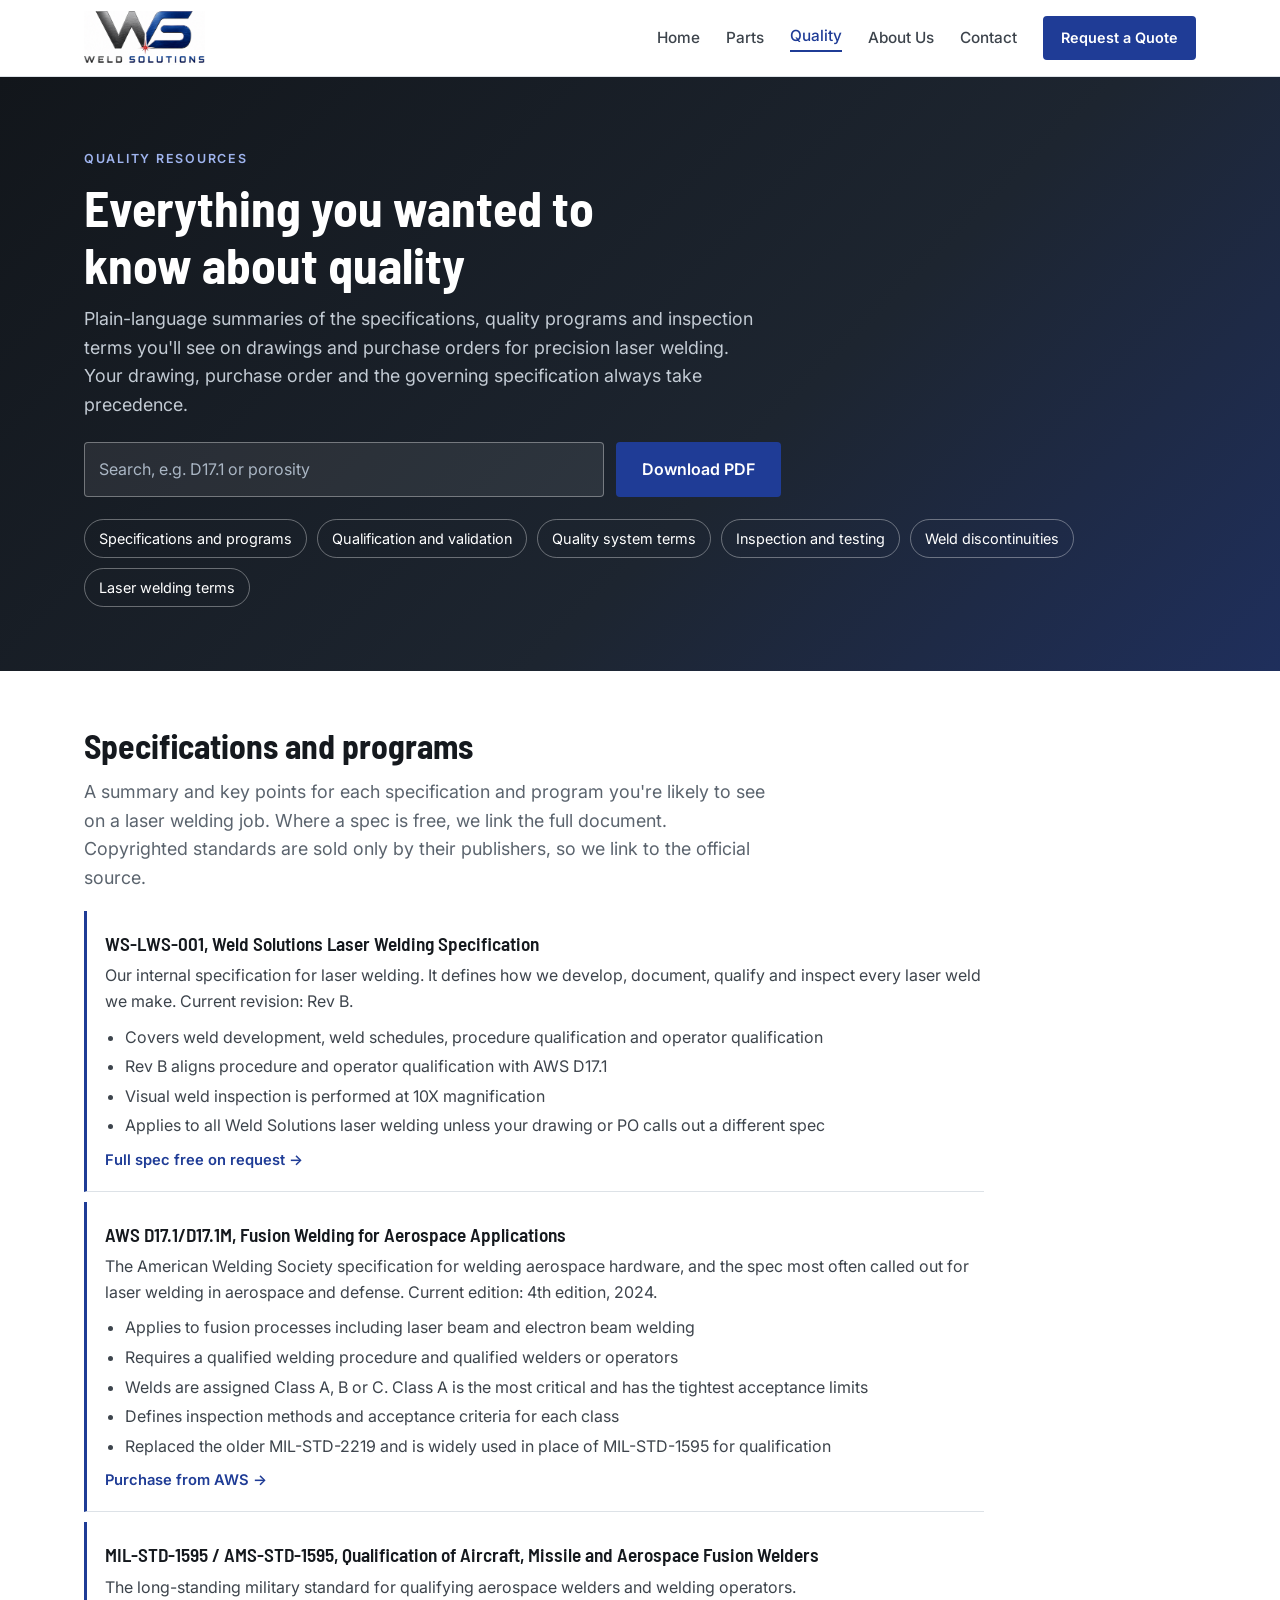
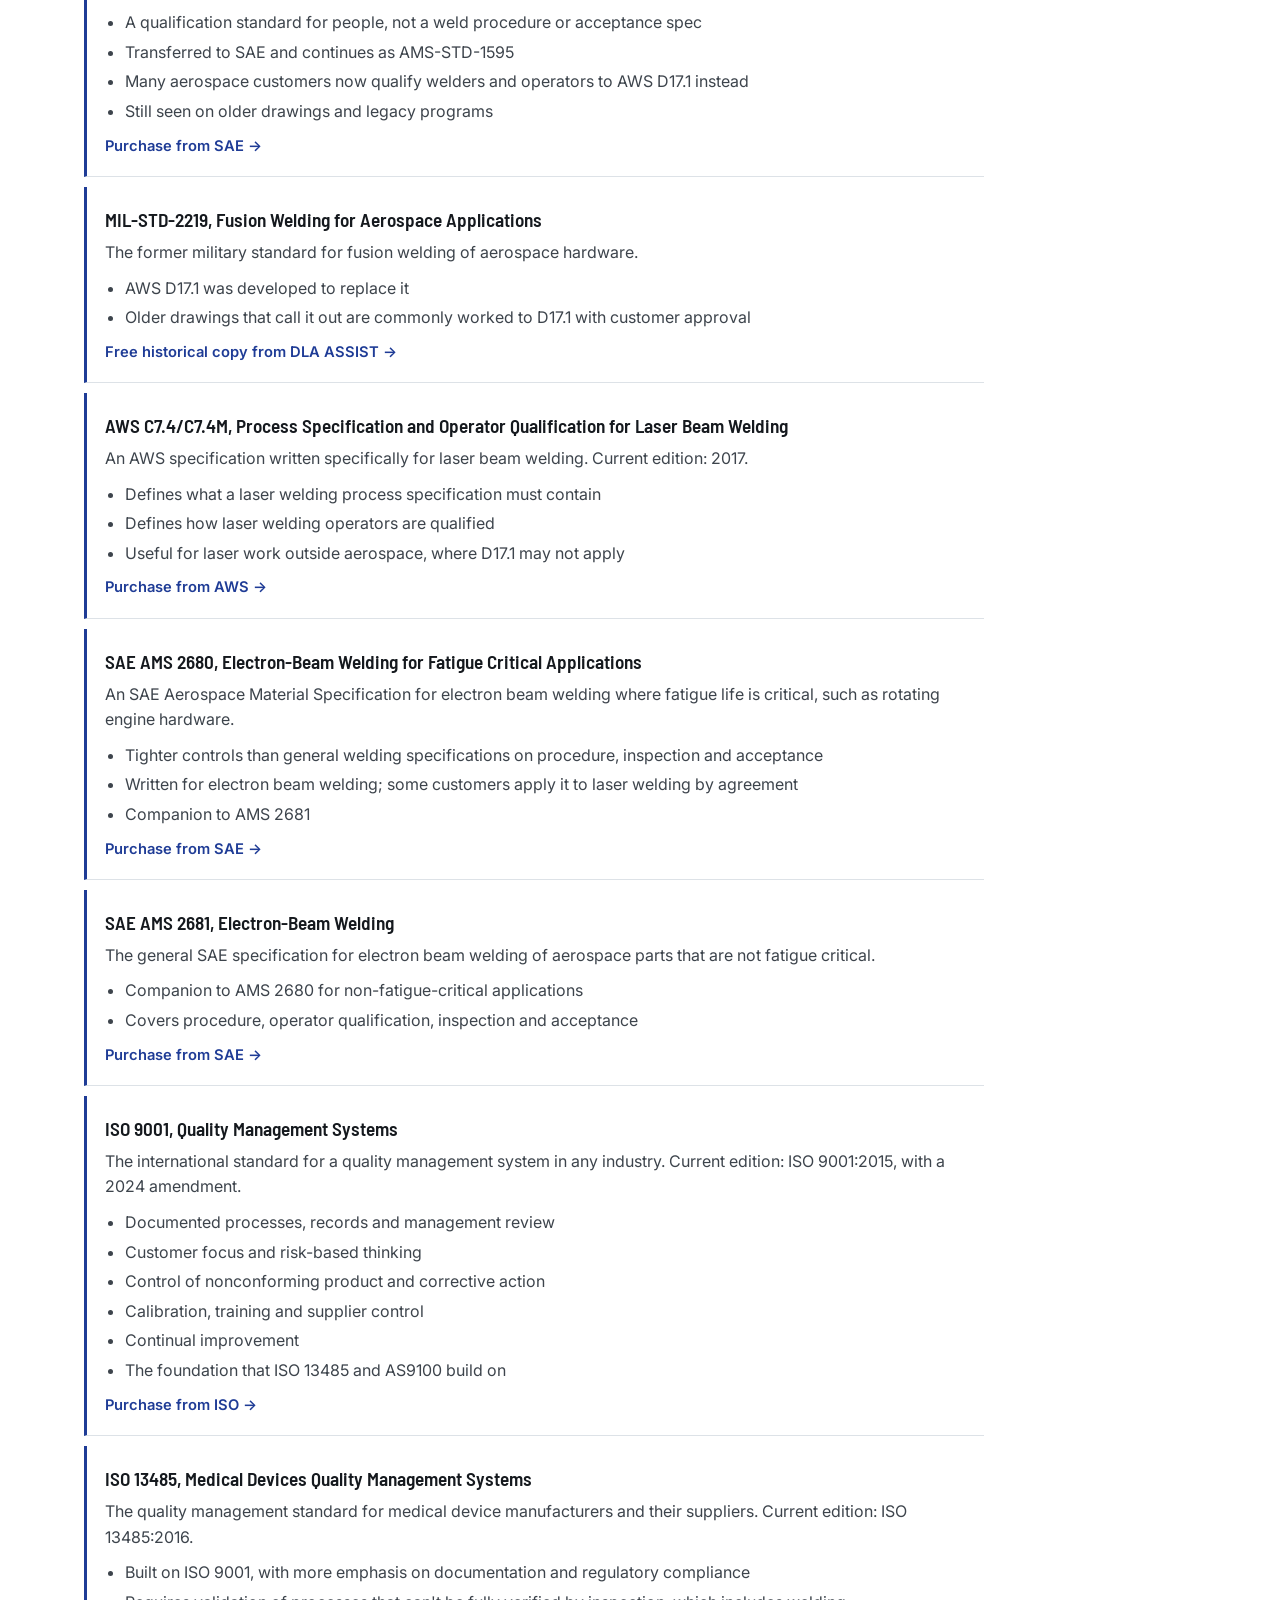
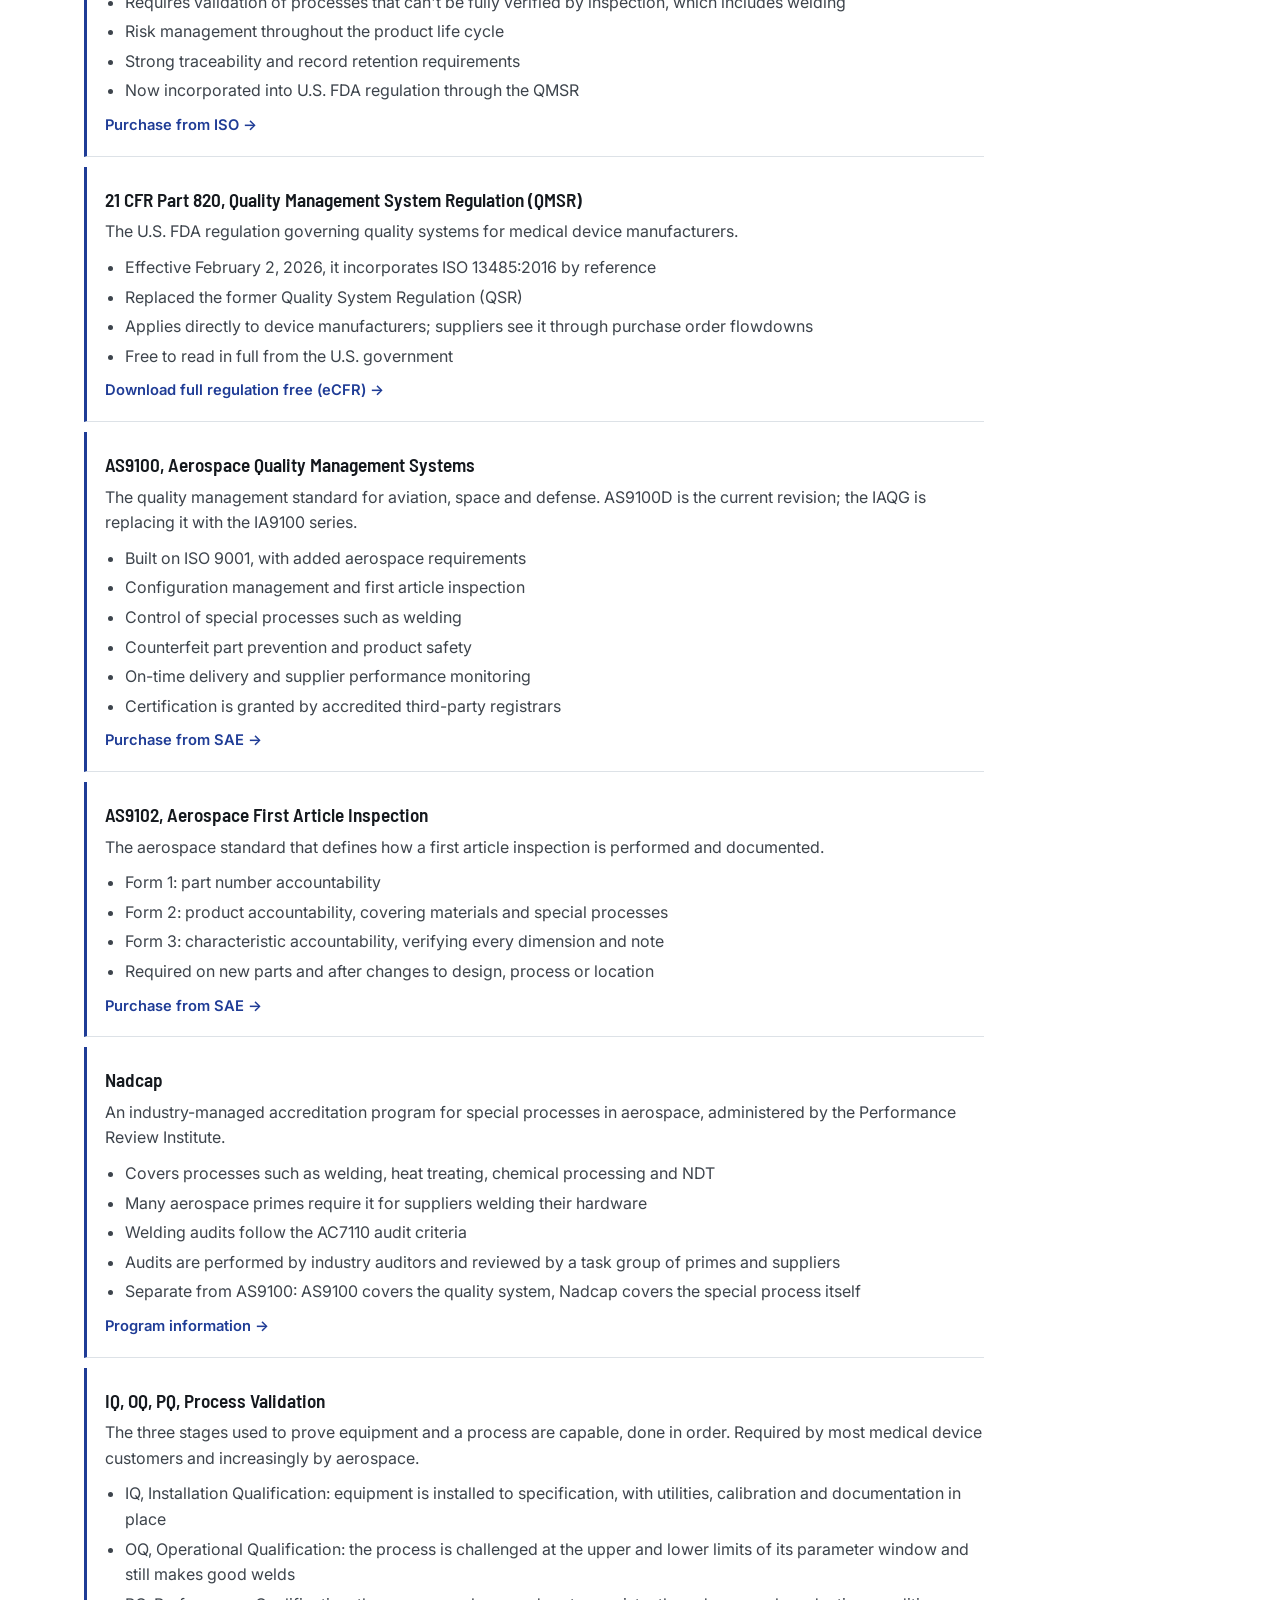
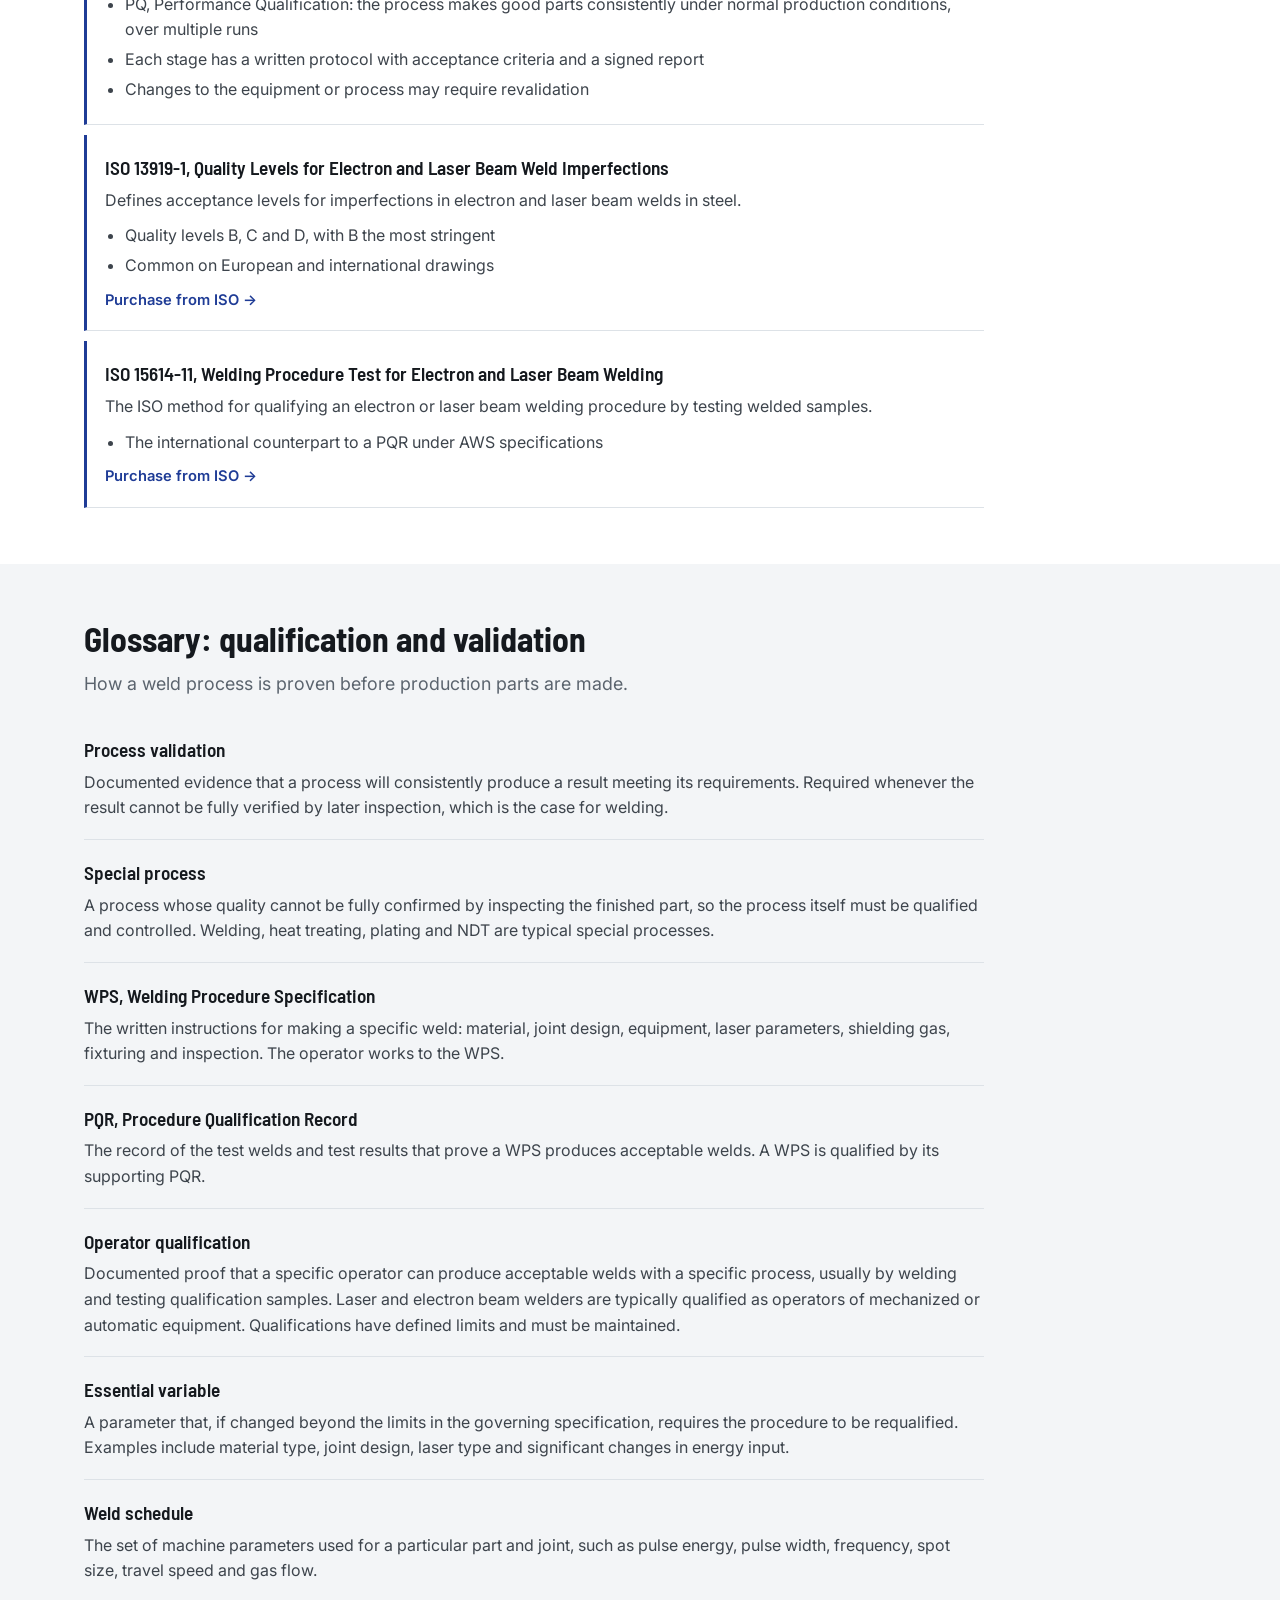
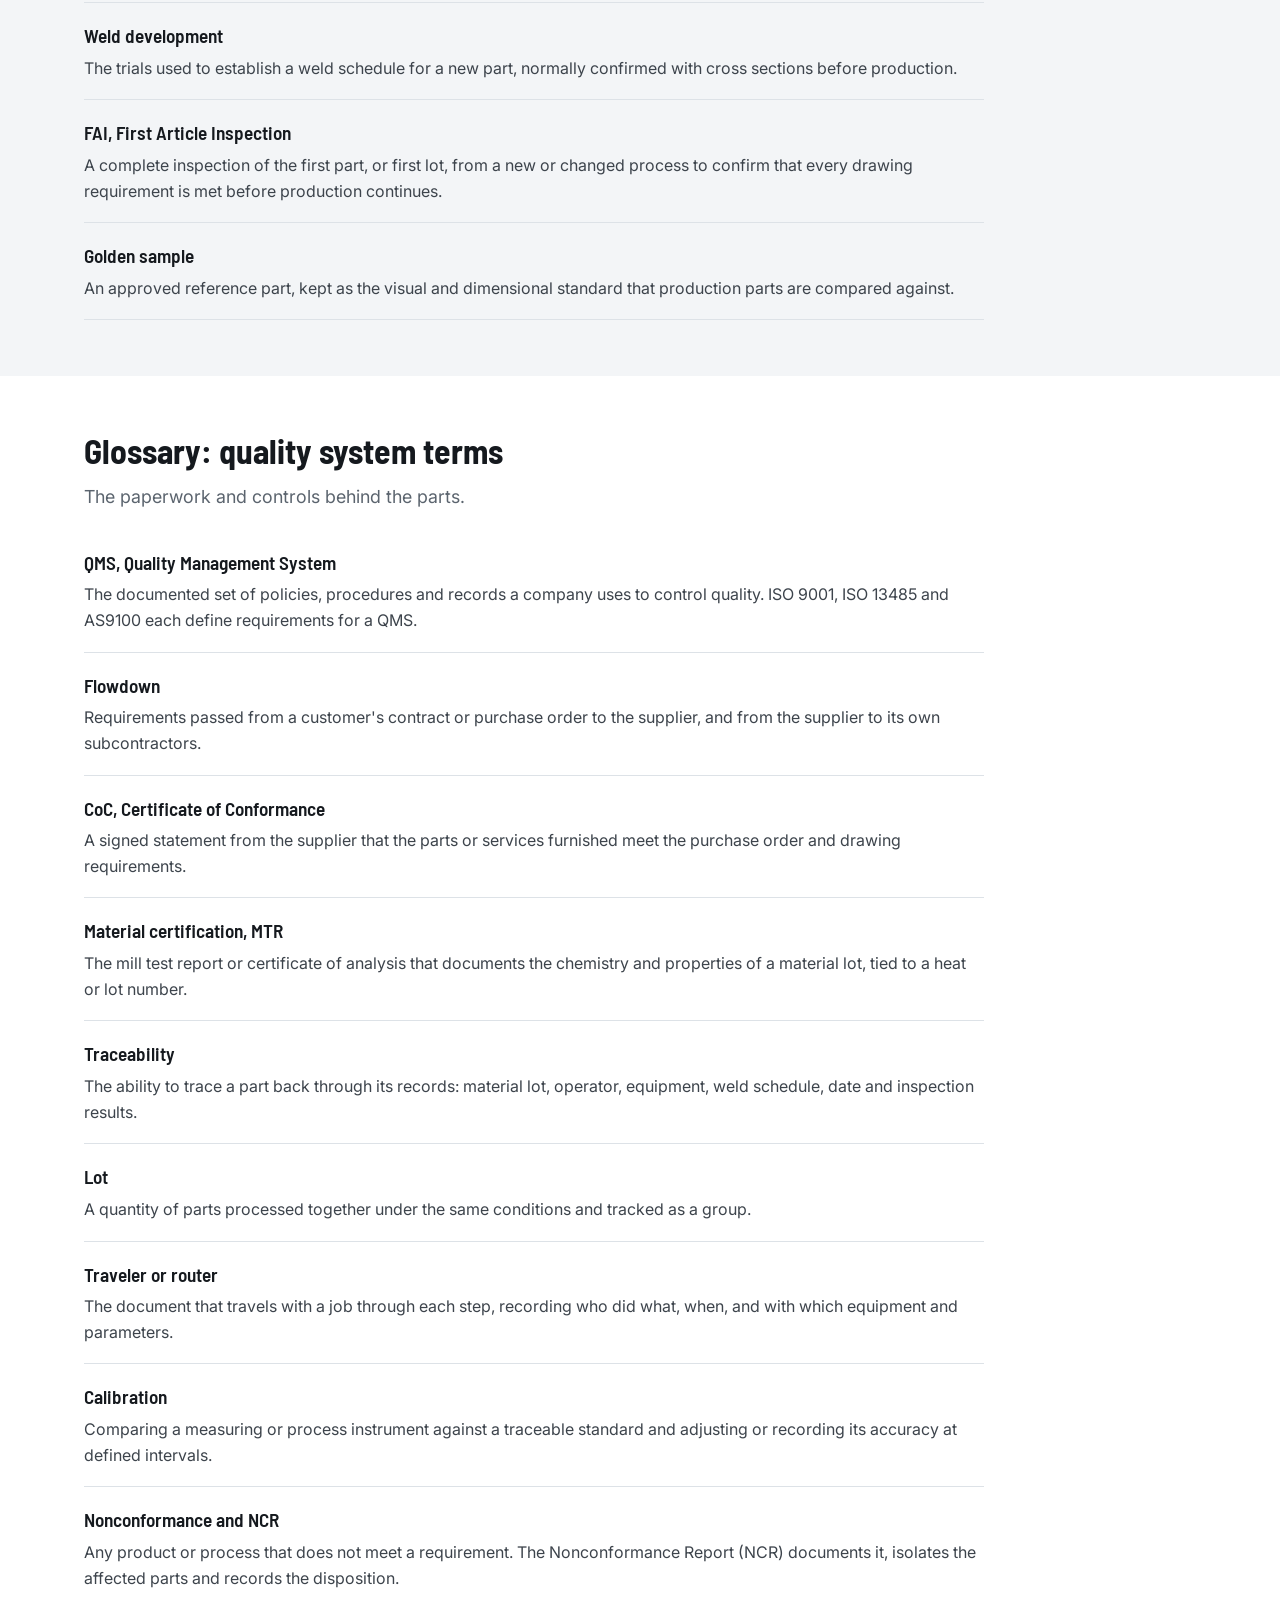
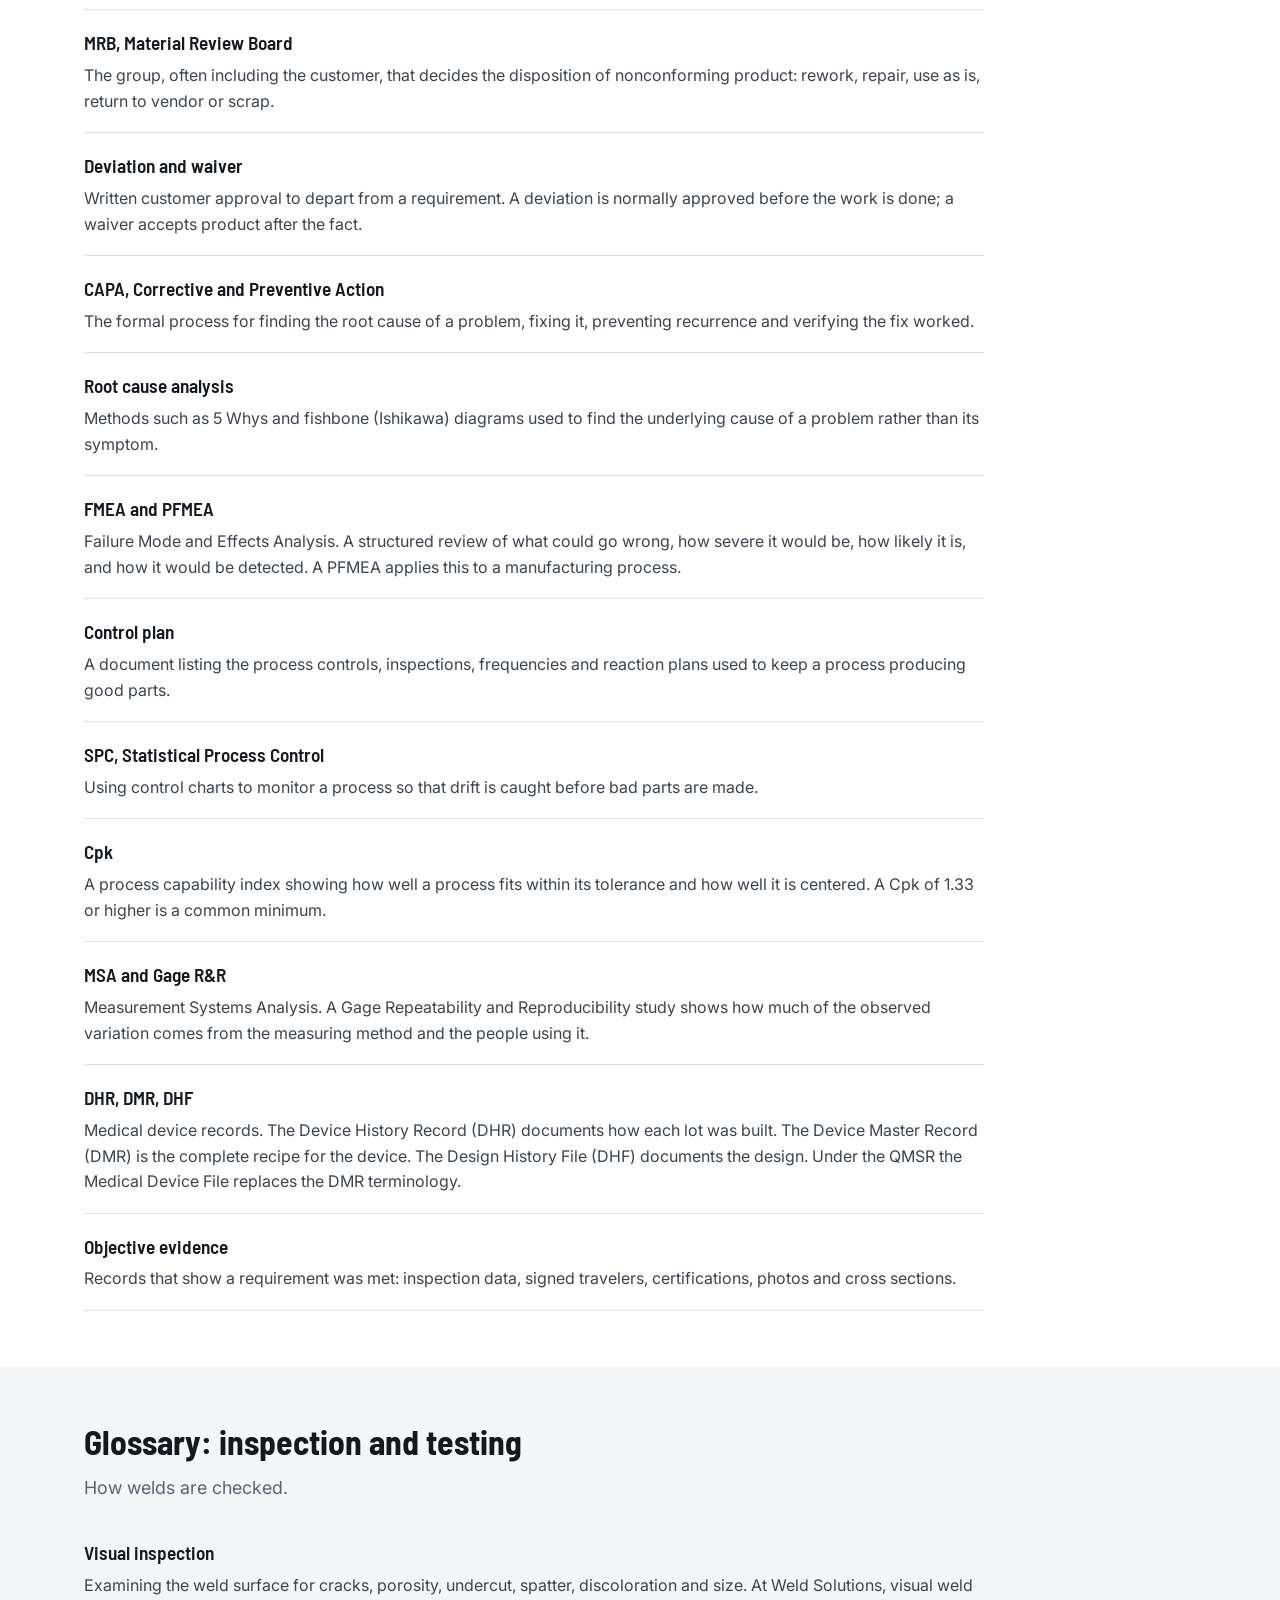
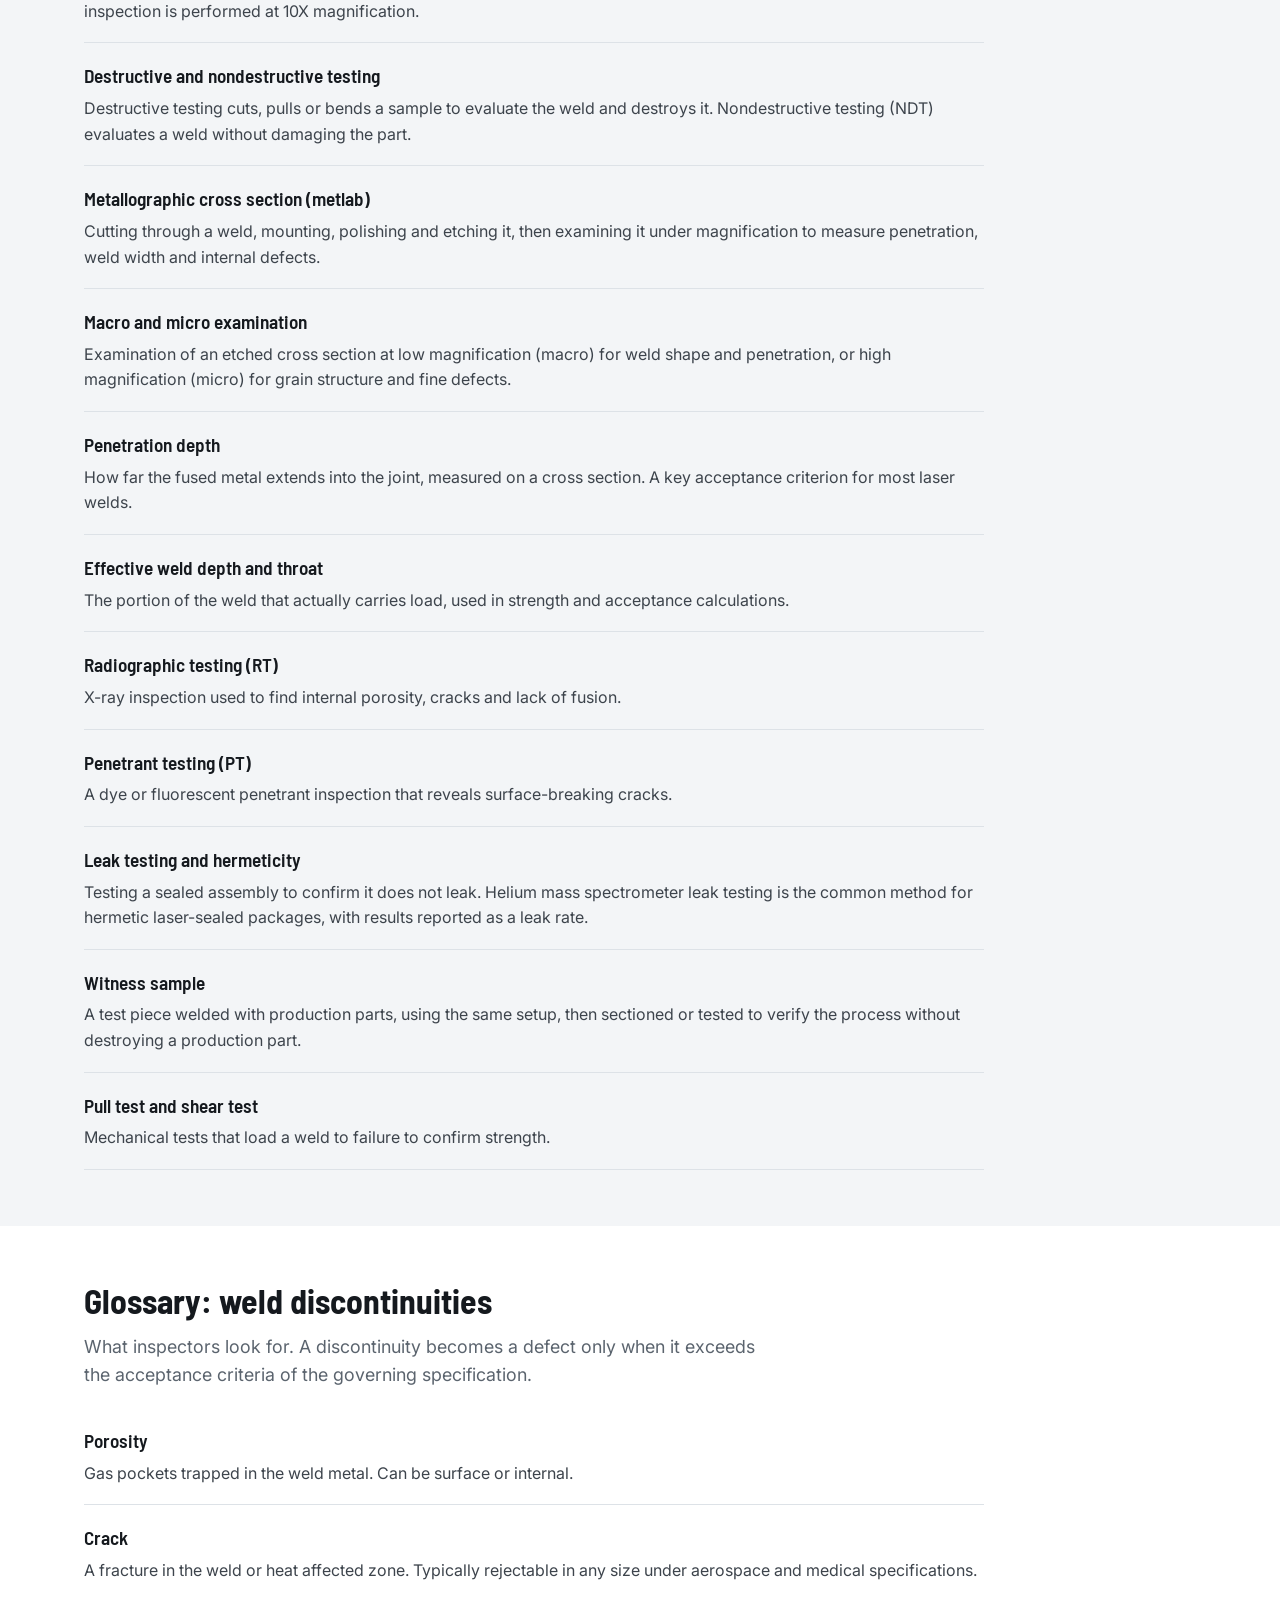
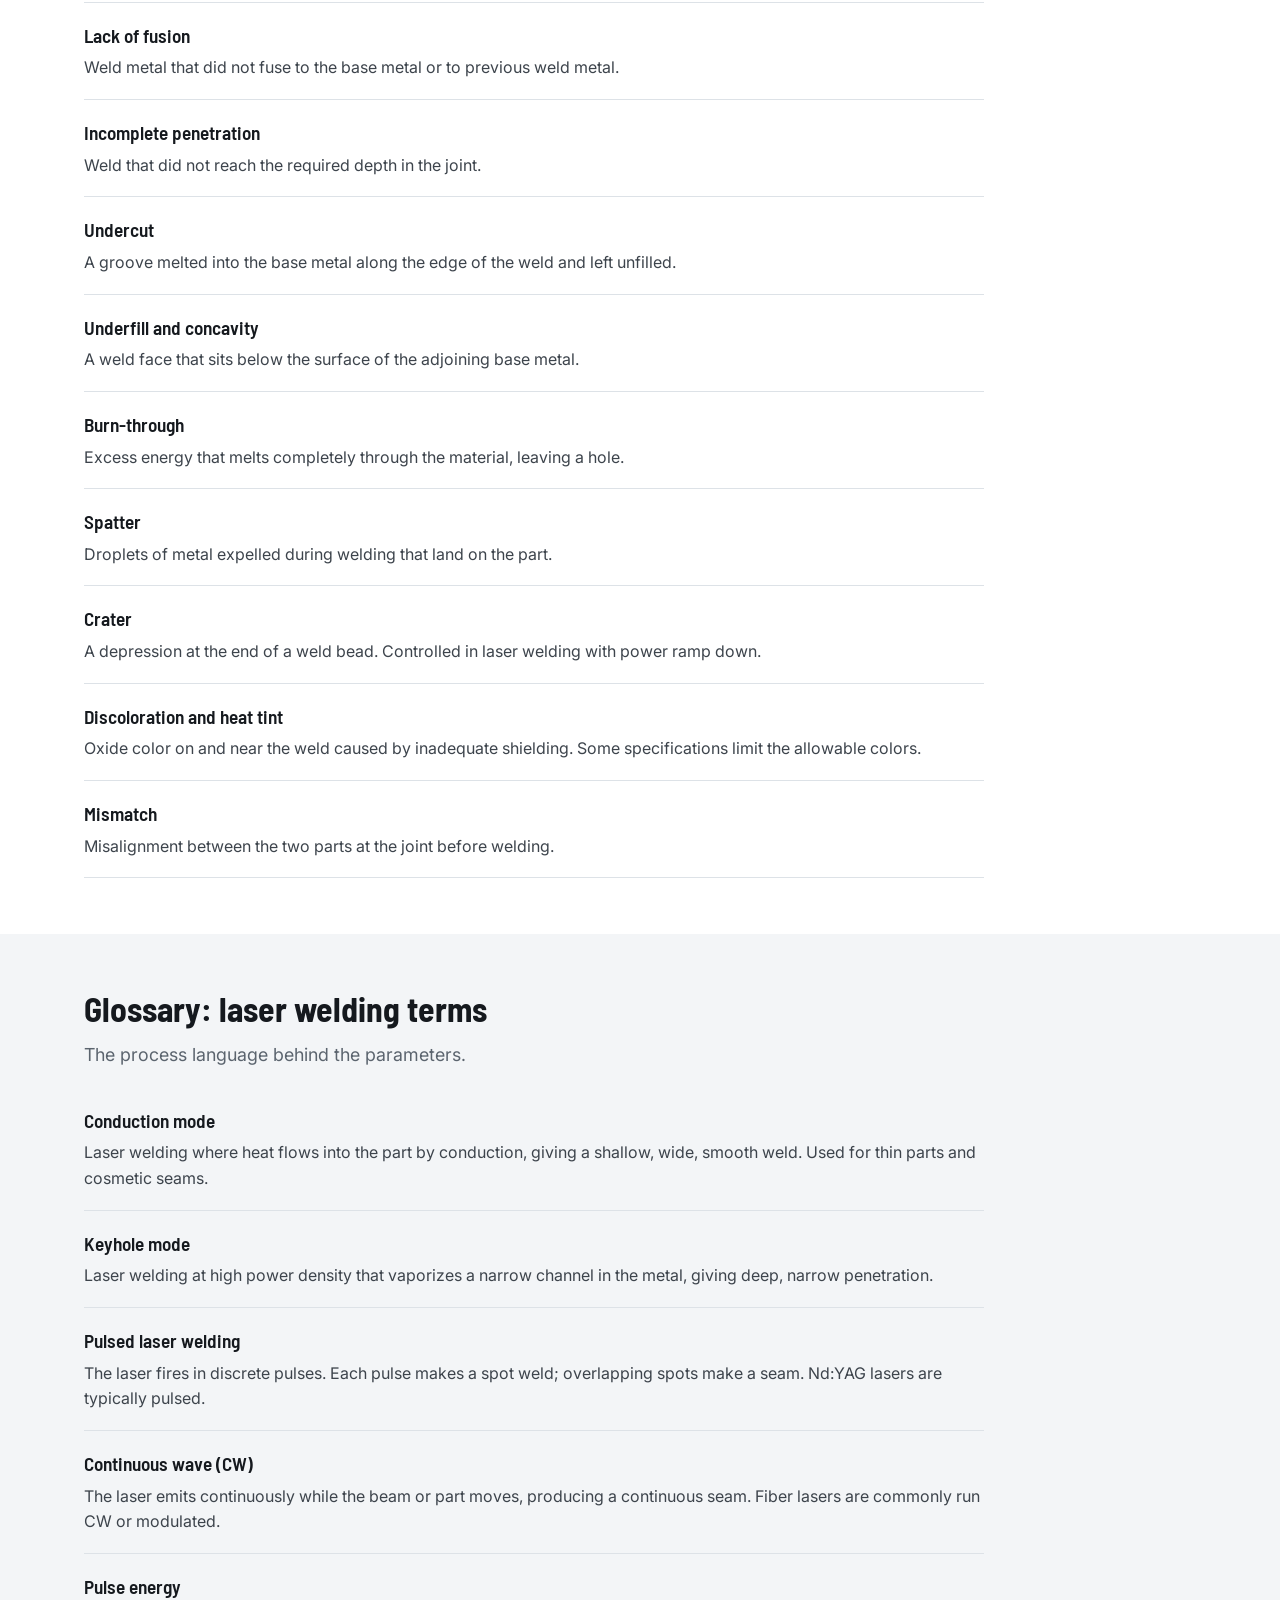
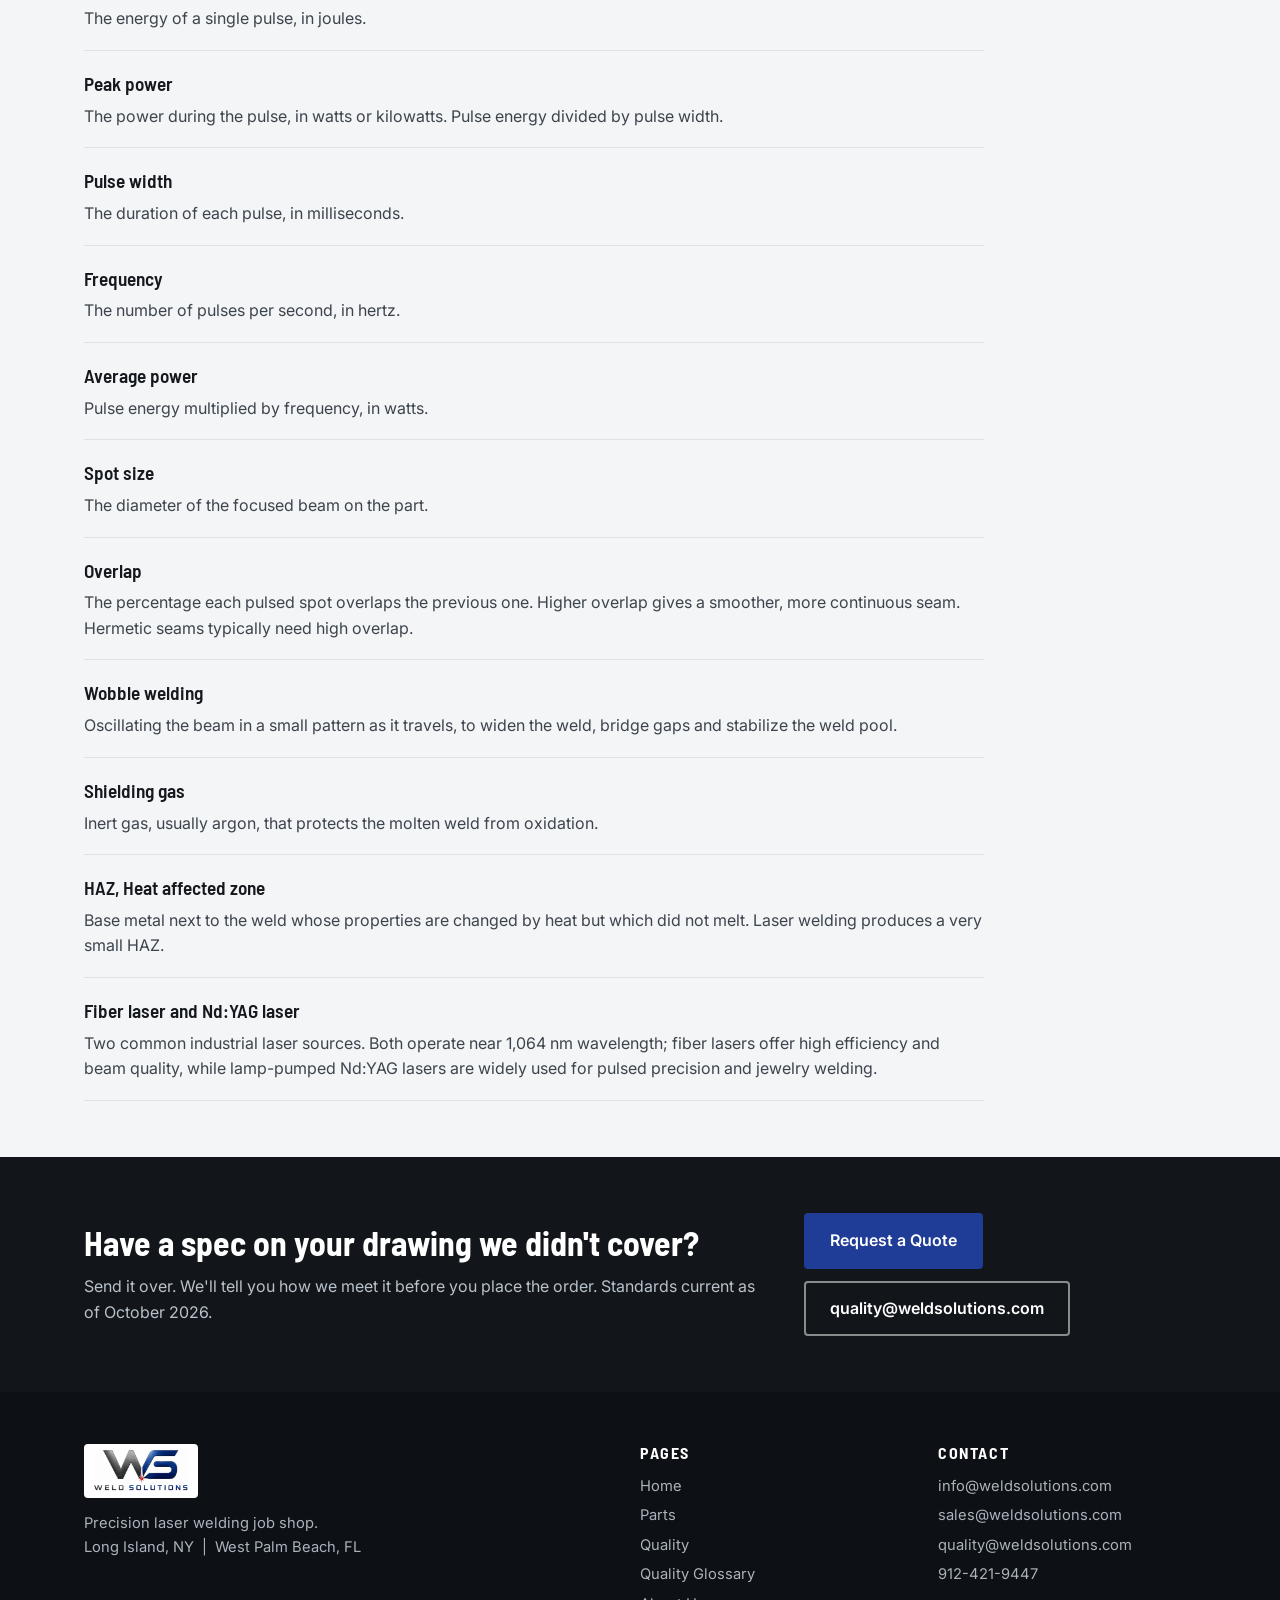
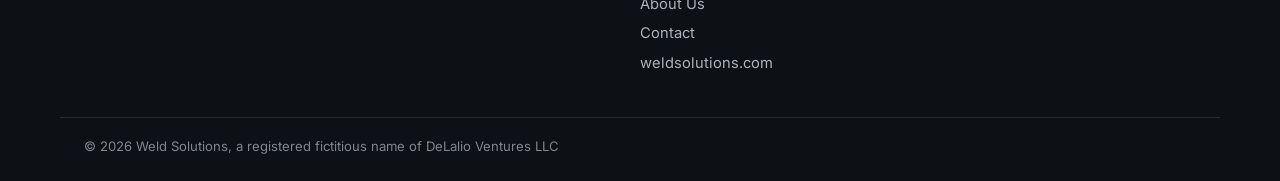
<file: quality-glossary.html>
<!doctype html>
<html lang="en">
<head>
<meta charset="utf-8">
<meta name="viewport" content="width=device-width, initial-scale=1">
<title>Everything You Wanted to Know About Quality | Weld Solutions Laser Welding</title>
<meta name="description" content="Laser welding quality explained: AWS D17.1, AMS 2680, AMS 2681, MIL-STD-1595, ISO 9001, ISO 13485, AS9100, Nadcap, IQ OQ PQ, WS-LWS-001 and a full glossary of quality and inspection terms.">
<link rel="preconnect" href="https://fonts.googleapis.com">
<link rel="preconnect" href="https://fonts.gstatic.com" crossorigin>
<link href="https://fonts.googleapis.com/css2?family=Barlow+Semi+Condensed:wght@500;600;700&family=Inter:wght@400;500;600&display=swap" rel="stylesheet">
<link rel="stylesheet" href="styles.css">
<style>
.gl-tools { display: flex; gap: 12px; flex-wrap: wrap; margin-top: 22px; }
.gl-tools input { flex: 1; min-width: 220px; max-width: 520px; padding: 12px 14px; border: 1px solid rgba(255,255,255,.35); border-radius: 4px; font: inherit; background: rgba(255,255,255,.08); color: #fff; }
.gl-tools input::placeholder { color: #aab6c4; }
.gl-sec { padding: 56px 0; }
.gl { margin: 18px 0 0; max-width: 900px; }
.gl .entry { padding: 18px 0; border-bottom: 1px solid var(--line); }
.gl dt { font-family: "Barlow Semi Condensed", sans-serif; font-weight: 600; font-size: 1.2rem; color: var(--ink); }
.gl dd { margin: 4px 0 0; color: var(--steel); }
.gl dd p { margin: 0; }
.gl dd ul { margin: 10px 0 0; padding-left: 20px; }
.gl dd li { margin-bottom: 4px; }
.gl .src { margin-top: 10px !important; font-size: .92rem; font-weight: 600; }
.gl .src a { text-decoration: none; }
.gl .src a::after { content: " \2192"; }
.gl .spec-entry, .gl .spec { border-left: 3px solid var(--blue); padding-left: 18px; }
.gl-hide { display: none !important; }
#gl-none { color: var(--muted); }
</style>
</head>
<body>
<header class="site">
  <div class="wrap bar">
    <a class="logo" href="index.html"><img src="images/ws-logo-site.png" alt="Weld Solutions"></a>
    <button class="menu-btn" aria-label="Menu" onclick="document.body.classList.toggle('nav-open')">&#9776;</button>
    <nav><a href="index.html">Home</a><a href="parts.html">Parts</a><a href="quality.html" class="on" aria-current="page">Quality</a><a href="about.html">About Us</a><a href="contact.html">Contact</a><a class="btn small" href="contact.html">Request a Quote</a></nav>
  </div>
</header>
<main>

<section class="page-head"><div class="wrap">
  <p class="eyebrow">Quality resources</p>
  <h1>Everything you wanted to know about quality</h1>
  <p class="lead">Plain-language summaries of the specifications, quality programs and inspection terms you'll see on drawings and purchase orders for precision laser welding. Your drawing, purchase order and the governing specification always take precedence.</p>
  <div class="gl-tools">
    <input id="gl-q" type="search" placeholder="Search, e.g. D17.1 or porosity" aria-label="Search the glossary">
    <a class="btn" href="weld-solutions-quality-glossary.pdf" download>Download PDF</a>
  </div>
  <div class="chips"><a href="#specifications-and-programs">Specifications and programs</a><a href="#glossary-qualification-and-validation">Qualification and validation</a><a href="#glossary-quality-system-terms">Quality system terms</a><a href="#glossary-inspection-and-testing">Inspection and testing</a><a href="#glossary-weld-discontinuities">Weld discontinuities</a><a href="#glossary-laser-welding-terms">Laser welding terms</a></div>
</div></section>

<section id="gl-none" class="gl-hide"><div class="wrap"><p>No matching terms. Try a different word, or <a href="contact.html">ask us</a>.</p></div></section>
<section id="specifications-and-programs" class="gl-sec"><div class="wrap"><h2>Specifications and programs</h2><p class="lead">A summary and key points for each specification and program you&#x27;re likely to see on a laser welding job. Where a spec is free, we link the full document. Copyrighted standards are sold only by their publishers, so we link to the official source.</p><dl class="gl"><div class="entry spec" id="ws-lws-001-weld-solutions-laser-welding-specification"><dt>WS-LWS-001, Weld Solutions Laser Welding Specification</dt><dd><p>Our internal specification for laser welding. It defines how we develop, document, qualify and inspect every laser weld we make. Current revision: Rev B.</p><ul><li>Covers weld development, weld schedules, procedure qualification and operator qualification</li><li>Rev B aligns procedure and operator qualification with AWS D17.1</li><li>Visual weld inspection is performed at 10X magnification</li><li>Applies to all Weld Solutions laser welding unless your drawing or PO calls out a different spec</li></ul><p class="src"><a href="mailto:quality@weldsolutions.com?subject=WS-LWS-001%20request" target="_blank" rel="noopener">Full spec free on request</a></p></dd></div>
<div class="entry spec" id="aws-d17-1-d17-1m-fusion-welding-for-aerospace-applications"><dt>AWS D17.1/D17.1M, Fusion Welding for Aerospace Applications</dt><dd><p>The American Welding Society specification for welding aerospace hardware, and the spec most often called out for laser welding in aerospace and defense. Current edition: 4th edition, 2024.</p><ul><li>Applies to fusion processes including laser beam and electron beam welding</li><li>Requires a qualified welding procedure and qualified welders or operators</li><li>Welds are assigned Class A, B or C. Class A is the most critical and has the tightest acceptance limits</li><li>Defines inspection methods and acceptance criteria for each class</li><li>Replaced the older MIL-STD-2219 and is widely used in place of MIL-STD-1595 for qualification</li></ul><p class="src"><a href="https://pubs.aws.org/" target="_blank" rel="noopener">Purchase from AWS</a></p></dd></div>
<div class="entry spec" id="mil-std-1595--ams-std-1595-qualification-of-aircraft-missile"><dt>MIL-STD-1595 / AMS-STD-1595, Qualification of Aircraft, Missile and Aerospace Fusion Welders</dt><dd><p>The long-standing military standard for qualifying aerospace welders and welding operators.</p><ul><li>A qualification standard for people, not a weld procedure or acceptance spec</li><li>Transferred to SAE and continues as AMS-STD-1595</li><li>Many aerospace customers now qualify welders and operators to AWS D17.1 instead</li><li>Still seen on older drawings and legacy programs</li></ul><p class="src"><a href="https://www.sae.org/standards/" target="_blank" rel="noopener">Purchase from SAE</a></p></dd></div>
<div class="entry spec" id="mil-std-2219-fusion-welding-for-aerospace-applications"><dt>MIL-STD-2219, Fusion Welding for Aerospace Applications</dt><dd><p>The former military standard for fusion welding of aerospace hardware.</p><ul><li>AWS D17.1 was developed to replace it</li><li>Older drawings that call it out are commonly worked to D17.1 with customer approval</li></ul><p class="src"><a href="https://quicksearch.dla.mil/" target="_blank" rel="noopener">Free historical copy from DLA ASSIST</a></p></dd></div>
<div class="entry spec" id="aws-c7-4-c7-4m-process-specification-and-operator-qualificat"><dt>AWS C7.4/C7.4M, Process Specification and Operator Qualification for Laser Beam Welding</dt><dd><p>An AWS specification written specifically for laser beam welding. Current edition: 2017.</p><ul><li>Defines what a laser welding process specification must contain</li><li>Defines how laser welding operators are qualified</li><li>Useful for laser work outside aerospace, where D17.1 may not apply</li></ul><p class="src"><a href="https://pubs.aws.org/" target="_blank" rel="noopener">Purchase from AWS</a></p></dd></div>
<div class="entry spec" id="sae-ams-2680-electron-beam-welding-for-fatigue-critical-appl"><dt>SAE AMS 2680, Electron-Beam Welding for Fatigue Critical Applications</dt><dd><p>An SAE Aerospace Material Specification for electron beam welding where fatigue life is critical, such as rotating engine hardware.</p><ul><li>Tighter controls than general welding specifications on procedure, inspection and acceptance</li><li>Written for electron beam welding; some customers apply it to laser welding by agreement</li><li>Companion to AMS 2681</li></ul><p class="src"><a href="https://saemobilus.sae.org/content/AMS2680C" target="_blank" rel="noopener">Purchase from SAE</a></p></dd></div>
<div class="entry spec" id="sae-ams-2681-electron-beam-welding"><dt>SAE AMS 2681, Electron-Beam Welding</dt><dd><p>The general SAE specification for electron beam welding of aerospace parts that are not fatigue critical.</p><ul><li>Companion to AMS 2680 for non-fatigue-critical applications</li><li>Covers procedure, operator qualification, inspection and acceptance</li></ul><p class="src"><a href="https://saemobilus.sae.org/content/AMS2681A" target="_blank" rel="noopener">Purchase from SAE</a></p></dd></div>
<div class="entry spec" id="iso-9001-quality-management-systems"><dt>ISO 9001, Quality Management Systems</dt><dd><p>The international standard for a quality management system in any industry. Current edition: ISO 9001:2015, with a 2024 amendment.</p><ul><li>Documented processes, records and management review</li><li>Customer focus and risk-based thinking</li><li>Control of nonconforming product and corrective action</li><li>Calibration, training and supplier control</li><li>Continual improvement</li><li>The foundation that ISO 13485 and AS9100 build on</li></ul><p class="src"><a href="https://www.iso.org/standard/62085.html" target="_blank" rel="noopener">Purchase from ISO</a></p></dd></div>
<div class="entry spec" id="iso-13485-medical-devices-quality-management-systems"><dt>ISO 13485, Medical Devices Quality Management Systems</dt><dd><p>The quality management standard for medical device manufacturers and their suppliers. Current edition: ISO 13485:2016.</p><ul><li>Built on ISO 9001, with more emphasis on documentation and regulatory compliance</li><li>Requires validation of processes that can&#x27;t be fully verified by inspection, which includes welding</li><li>Risk management throughout the product life cycle</li><li>Strong traceability and record retention requirements</li><li>Now incorporated into U.S. FDA regulation through the QMSR</li></ul><p class="src"><a href="https://www.iso.org/standard/59752.html" target="_blank" rel="noopener">Purchase from ISO</a></p></dd></div>
<div class="entry spec" id="21-cfr-part-820-quality-management-system-regulation-qmsr"><dt>21 CFR Part 820, Quality Management System Regulation (QMSR)</dt><dd><p>The U.S. FDA regulation governing quality systems for medical device manufacturers.</p><ul><li>Effective February 2, 2026, it incorporates ISO 13485:2016 by reference</li><li>Replaced the former Quality System Regulation (QSR)</li><li>Applies directly to device manufacturers; suppliers see it through purchase order flowdowns</li><li>Free to read in full from the U.S. government</li></ul><p class="src"><a href="https://www.ecfr.gov/current/title-21/chapter-I/subchapter-H/part-820" target="_blank" rel="noopener">Download full regulation free (eCFR)</a></p></dd></div>
<div class="entry spec" id="as9100-aerospace-quality-management-systems"><dt>AS9100, Aerospace Quality Management Systems</dt><dd><p>The quality management standard for aviation, space and defense. AS9100D is the current revision; the IAQG is replacing it with the IA9100 series.</p><ul><li>Built on ISO 9001, with added aerospace requirements</li><li>Configuration management and first article inspection</li><li>Control of special processes such as welding</li><li>Counterfeit part prevention and product safety</li><li>On-time delivery and supplier performance monitoring</li><li>Certification is granted by accredited third-party registrars</li></ul><p class="src"><a href="https://www.sae.org/standards/content/as9100d/" target="_blank" rel="noopener">Purchase from SAE</a></p></dd></div>
<div class="entry spec" id="as9102-aerospace-first-article-inspection"><dt>AS9102, Aerospace First Article Inspection</dt><dd><p>The aerospace standard that defines how a first article inspection is performed and documented.</p><ul><li>Form 1: part number accountability</li><li>Form 2: product accountability, covering materials and special processes</li><li>Form 3: characteristic accountability, verifying every dimension and note</li><li>Required on new parts and after changes to design, process or location</li></ul><p class="src"><a href="https://www.sae.org/standards/" target="_blank" rel="noopener">Purchase from SAE</a></p></dd></div>
<div class="entry spec" id="nadcap"><dt>Nadcap</dt><dd><p>An industry-managed accreditation program for special processes in aerospace, administered by the Performance Review Institute.</p><ul><li>Covers processes such as welding, heat treating, chemical processing and NDT</li><li>Many aerospace primes require it for suppliers welding their hardware</li><li>Welding audits follow the AC7110 audit criteria</li><li>Audits are performed by industry auditors and reviewed by a task group of primes and suppliers</li><li>Separate from AS9100: AS9100 covers the quality system, Nadcap covers the special process itself</li></ul><p class="src"><a href="https://p-r-i.org/nadcap/" target="_blank" rel="noopener">Program information</a></p></dd></div>
<div class="entry spec" id="iq-oq-pq-process-validation"><dt>IQ, OQ, PQ, Process Validation</dt><dd><p>The three stages used to prove equipment and a process are capable, done in order. Required by most medical device customers and increasingly by aerospace.</p><ul><li>IQ, Installation Qualification: equipment is installed to specification, with utilities, calibration and documentation in place</li><li>OQ, Operational Qualification: the process is challenged at the upper and lower limits of its parameter window and still makes good welds</li><li>PQ, Performance Qualification: the process makes good parts consistently under normal production conditions, over multiple runs</li><li>Each stage has a written protocol with acceptance criteria and a signed report</li><li>Changes to the equipment or process may require revalidation</li></ul></dd></div>
<div class="entry spec" id="iso-13919-1-quality-levels-for-electron-and-laser-beam-weld-"><dt>ISO 13919-1, Quality Levels for Electron and Laser Beam Weld Imperfections</dt><dd><p>Defines acceptance levels for imperfections in electron and laser beam welds in steel.</p><ul><li>Quality levels B, C and D, with B the most stringent</li><li>Common on European and international drawings</li></ul><p class="src"><a href="https://www.iso.org/" target="_blank" rel="noopener">Purchase from ISO</a></p></dd></div>
<div class="entry spec" id="iso-15614-11-welding-procedure-test-for-electron-and-laser-b"><dt>ISO 15614-11, Welding Procedure Test for Electron and Laser Beam Welding</dt><dd><p>The ISO method for qualifying an electron or laser beam welding procedure by testing welded samples.</p><ul><li>The international counterpart to a PQR under AWS specifications</li></ul><p class="src"><a href="https://www.iso.org/" target="_blank" rel="noopener">Purchase from ISO</a></p></dd></div></dl></div></section>
<section id="glossary-qualification-and-validation" class="alt gl-sec"><div class="wrap"><h2>Glossary: qualification and validation</h2><p class="lead">How a weld process is proven before production parts are made.</p><dl class="gl"><div class="entry" id="process-validation"><dt>Process validation</dt><dd><p>Documented evidence that a process will consistently produce a result meeting its requirements. Required whenever the result cannot be fully verified by later inspection, which is the case for welding.</p></dd></div>
<div class="entry" id="special-process"><dt>Special process</dt><dd><p>A process whose quality cannot be fully confirmed by inspecting the finished part, so the process itself must be qualified and controlled. Welding, heat treating, plating and NDT are typical special processes.</p></dd></div>
<div class="entry" id="wps-welding-procedure-specification"><dt>WPS, Welding Procedure Specification</dt><dd><p>The written instructions for making a specific weld: material, joint design, equipment, laser parameters, shielding gas, fixturing and inspection. The operator works to the WPS.</p></dd></div>
<div class="entry" id="pqr-procedure-qualification-record"><dt>PQR, Procedure Qualification Record</dt><dd><p>The record of the test welds and test results that prove a WPS produces acceptable welds. A WPS is qualified by its supporting PQR.</p></dd></div>
<div class="entry" id="operator-qualification"><dt>Operator qualification</dt><dd><p>Documented proof that a specific operator can produce acceptable welds with a specific process, usually by welding and testing qualification samples. Laser and electron beam welders are typically qualified as operators of mechanized or automatic equipment. Qualifications have defined limits and must be maintained.</p></dd></div>
<div class="entry" id="essential-variable"><dt>Essential variable</dt><dd><p>A parameter that, if changed beyond the limits in the governing specification, requires the procedure to be requalified. Examples include material type, joint design, laser type and significant changes in energy input.</p></dd></div>
<div class="entry" id="weld-schedule"><dt>Weld schedule</dt><dd><p>The set of machine parameters used for a particular part and joint, such as pulse energy, pulse width, frequency, spot size, travel speed and gas flow.</p></dd></div>
<div class="entry" id="weld-development"><dt>Weld development</dt><dd><p>The trials used to establish a weld schedule for a new part, normally confirmed with cross sections before production.</p></dd></div>
<div class="entry" id="fai-first-article-inspection"><dt>FAI, First Article Inspection</dt><dd><p>A complete inspection of the first part, or first lot, from a new or changed process to confirm that every drawing requirement is met before production continues.</p></dd></div>
<div class="entry" id="golden-sample"><dt>Golden sample</dt><dd><p>An approved reference part, kept as the visual and dimensional standard that production parts are compared against.</p></dd></div></dl></div></section>
<section id="glossary-quality-system-terms" class="gl-sec"><div class="wrap"><h2>Glossary: quality system terms</h2><p class="lead">The paperwork and controls behind the parts.</p><dl class="gl"><div class="entry" id="qms-quality-management-system"><dt>QMS, Quality Management System</dt><dd><p>The documented set of policies, procedures and records a company uses to control quality. ISO 9001, ISO 13485 and AS9100 each define requirements for a QMS.</p></dd></div>
<div class="entry" id="flowdown"><dt>Flowdown</dt><dd><p>Requirements passed from a customer&#x27;s contract or purchase order to the supplier, and from the supplier to its own subcontractors.</p></dd></div>
<div class="entry" id="coc-certificate-of-conformance"><dt>CoC, Certificate of Conformance</dt><dd><p>A signed statement from the supplier that the parts or services furnished meet the purchase order and drawing requirements.</p></dd></div>
<div class="entry" id="material-certification-mtr"><dt>Material certification, MTR</dt><dd><p>The mill test report or certificate of analysis that documents the chemistry and properties of a material lot, tied to a heat or lot number.</p></dd></div>
<div class="entry" id="traceability"><dt>Traceability</dt><dd><p>The ability to trace a part back through its records: material lot, operator, equipment, weld schedule, date and inspection results.</p></dd></div>
<div class="entry" id="lot"><dt>Lot</dt><dd><p>A quantity of parts processed together under the same conditions and tracked as a group.</p></dd></div>
<div class="entry" id="traveler-or-router"><dt>Traveler or router</dt><dd><p>The document that travels with a job through each step, recording who did what, when, and with which equipment and parameters.</p></dd></div>
<div class="entry" id="calibration"><dt>Calibration</dt><dd><p>Comparing a measuring or process instrument against a traceable standard and adjusting or recording its accuracy at defined intervals.</p></dd></div>
<div class="entry" id="nonconformance-and-ncr"><dt>Nonconformance and NCR</dt><dd><p>Any product or process that does not meet a requirement. The Nonconformance Report (NCR) documents it, isolates the affected parts and records the disposition.</p></dd></div>
<div class="entry" id="mrb-material-review-board"><dt>MRB, Material Review Board</dt><dd><p>The group, often including the customer, that decides the disposition of nonconforming product: rework, repair, use as is, return to vendor or scrap.</p></dd></div>
<div class="entry" id="deviation-and-waiver"><dt>Deviation and waiver</dt><dd><p>Written customer approval to depart from a requirement. A deviation is normally approved before the work is done; a waiver accepts product after the fact.</p></dd></div>
<div class="entry" id="capa-corrective-and-preventive-action"><dt>CAPA, Corrective and Preventive Action</dt><dd><p>The formal process for finding the root cause of a problem, fixing it, preventing recurrence and verifying the fix worked.</p></dd></div>
<div class="entry" id="root-cause-analysis"><dt>Root cause analysis</dt><dd><p>Methods such as 5 Whys and fishbone (Ishikawa) diagrams used to find the underlying cause of a problem rather than its symptom.</p></dd></div>
<div class="entry" id="fmea-and-pfmea"><dt>FMEA and PFMEA</dt><dd><p>Failure Mode and Effects Analysis. A structured review of what could go wrong, how severe it would be, how likely it is, and how it would be detected. A PFMEA applies this to a manufacturing process.</p></dd></div>
<div class="entry" id="control-plan"><dt>Control plan</dt><dd><p>A document listing the process controls, inspections, frequencies and reaction plans used to keep a process producing good parts.</p></dd></div>
<div class="entry" id="spc-statistical-process-control"><dt>SPC, Statistical Process Control</dt><dd><p>Using control charts to monitor a process so that drift is caught before bad parts are made.</p></dd></div>
<div class="entry" id="cpk"><dt>Cpk</dt><dd><p>A process capability index showing how well a process fits within its tolerance and how well it is centered. A Cpk of 1.33 or higher is a common minimum.</p></dd></div>
<div class="entry" id="msa-and-gage-r-r"><dt>MSA and Gage R&amp;R</dt><dd><p>Measurement Systems Analysis. A Gage Repeatability and Reproducibility study shows how much of the observed variation comes from the measuring method and the people using it.</p></dd></div>
<div class="entry" id="dhr-dmr-dhf"><dt>DHR, DMR, DHF</dt><dd><p>Medical device records. The Device History Record (DHR) documents how each lot was built. The Device Master Record (DMR) is the complete recipe for the device. The Design History File (DHF) documents the design. Under the QMSR the Medical Device File replaces the DMR terminology.</p></dd></div>
<div class="entry" id="objective-evidence"><dt>Objective evidence</dt><dd><p>Records that show a requirement was met: inspection data, signed travelers, certifications, photos and cross sections.</p></dd></div></dl></div></section>
<section id="glossary-inspection-and-testing" class="alt gl-sec"><div class="wrap"><h2>Glossary: inspection and testing</h2><p class="lead">How welds are checked.</p><dl class="gl"><div class="entry" id="visual-inspection"><dt>Visual inspection</dt><dd><p>Examining the weld surface for cracks, porosity, undercut, spatter, discoloration and size. At Weld Solutions, visual weld inspection is performed at 10X magnification.</p></dd></div>
<div class="entry" id="destructive-and-nondestructive-testing"><dt>Destructive and nondestructive testing</dt><dd><p>Destructive testing cuts, pulls or bends a sample to evaluate the weld and destroys it. Nondestructive testing (NDT) evaluates a weld without damaging the part.</p></dd></div>
<div class="entry" id="metallographic-cross-section-metlab"><dt>Metallographic cross section (metlab)</dt><dd><p>Cutting through a weld, mounting, polishing and etching it, then examining it under magnification to measure penetration, weld width and internal defects.</p></dd></div>
<div class="entry" id="macro-and-micro-examination"><dt>Macro and micro examination</dt><dd><p>Examination of an etched cross section at low magnification (macro) for weld shape and penetration, or high magnification (micro) for grain structure and fine defects.</p></dd></div>
<div class="entry" id="penetration-depth"><dt>Penetration depth</dt><dd><p>How far the fused metal extends into the joint, measured on a cross section. A key acceptance criterion for most laser welds.</p></dd></div>
<div class="entry" id="effective-weld-depth-and-throat"><dt>Effective weld depth and throat</dt><dd><p>The portion of the weld that actually carries load, used in strength and acceptance calculations.</p></dd></div>
<div class="entry" id="radiographic-testing-rt"><dt>Radiographic testing (RT)</dt><dd><p>X-ray inspection used to find internal porosity, cracks and lack of fusion.</p></dd></div>
<div class="entry" id="penetrant-testing-pt"><dt>Penetrant testing (PT)</dt><dd><p>A dye or fluorescent penetrant inspection that reveals surface-breaking cracks.</p></dd></div>
<div class="entry" id="leak-testing-and-hermeticity"><dt>Leak testing and hermeticity</dt><dd><p>Testing a sealed assembly to confirm it does not leak. Helium mass spectrometer leak testing is the common method for hermetic laser-sealed packages, with results reported as a leak rate.</p></dd></div>
<div class="entry" id="witness-sample"><dt>Witness sample</dt><dd><p>A test piece welded with production parts, using the same setup, then sectioned or tested to verify the process without destroying a production part.</p></dd></div>
<div class="entry" id="pull-test-and-shear-test"><dt>Pull test and shear test</dt><dd><p>Mechanical tests that load a weld to failure to confirm strength.</p></dd></div></dl></div></section>
<section id="glossary-weld-discontinuities" class="gl-sec"><div class="wrap"><h2>Glossary: weld discontinuities</h2><p class="lead">What inspectors look for. A discontinuity becomes a defect only when it exceeds the acceptance criteria of the governing specification.</p><dl class="gl"><div class="entry" id="porosity"><dt>Porosity</dt><dd><p>Gas pockets trapped in the weld metal. Can be surface or internal.</p></dd></div>
<div class="entry" id="crack"><dt>Crack</dt><dd><p>A fracture in the weld or heat affected zone. Typically rejectable in any size under aerospace and medical specifications.</p></dd></div>
<div class="entry" id="lack-of-fusion"><dt>Lack of fusion</dt><dd><p>Weld metal that did not fuse to the base metal or to previous weld metal.</p></dd></div>
<div class="entry" id="incomplete-penetration"><dt>Incomplete penetration</dt><dd><p>Weld that did not reach the required depth in the joint.</p></dd></div>
<div class="entry" id="undercut"><dt>Undercut</dt><dd><p>A groove melted into the base metal along the edge of the weld and left unfilled.</p></dd></div>
<div class="entry" id="underfill-and-concavity"><dt>Underfill and concavity</dt><dd><p>A weld face that sits below the surface of the adjoining base metal.</p></dd></div>
<div class="entry" id="burn-through"><dt>Burn-through</dt><dd><p>Excess energy that melts completely through the material, leaving a hole.</p></dd></div>
<div class="entry" id="spatter"><dt>Spatter</dt><dd><p>Droplets of metal expelled during welding that land on the part.</p></dd></div>
<div class="entry" id="crater"><dt>Crater</dt><dd><p>A depression at the end of a weld bead. Controlled in laser welding with power ramp down.</p></dd></div>
<div class="entry" id="discoloration-and-heat-tint"><dt>Discoloration and heat tint</dt><dd><p>Oxide color on and near the weld caused by inadequate shielding. Some specifications limit the allowable colors.</p></dd></div>
<div class="entry" id="mismatch"><dt>Mismatch</dt><dd><p>Misalignment between the two parts at the joint before welding.</p></dd></div></dl></div></section>
<section id="glossary-laser-welding-terms" class="alt gl-sec"><div class="wrap"><h2>Glossary: laser welding terms</h2><p class="lead">The process language behind the parameters.</p><dl class="gl"><div class="entry" id="conduction-mode"><dt>Conduction mode</dt><dd><p>Laser welding where heat flows into the part by conduction, giving a shallow, wide, smooth weld. Used for thin parts and cosmetic seams.</p></dd></div>
<div class="entry" id="keyhole-mode"><dt>Keyhole mode</dt><dd><p>Laser welding at high power density that vaporizes a narrow channel in the metal, giving deep, narrow penetration.</p></dd></div>
<div class="entry" id="pulsed-laser-welding"><dt>Pulsed laser welding</dt><dd><p>The laser fires in discrete pulses. Each pulse makes a spot weld; overlapping spots make a seam. Nd:YAG lasers are typically pulsed.</p></dd></div>
<div class="entry" id="continuous-wave-cw"><dt>Continuous wave (CW)</dt><dd><p>The laser emits continuously while the beam or part moves, producing a continuous seam. Fiber lasers are commonly run CW or modulated.</p></dd></div>
<div class="entry" id="pulse-energy"><dt>Pulse energy</dt><dd><p>The energy of a single pulse, in joules.</p></dd></div>
<div class="entry" id="peak-power"><dt>Peak power</dt><dd><p>The power during the pulse, in watts or kilowatts. Pulse energy divided by pulse width.</p></dd></div>
<div class="entry" id="pulse-width"><dt>Pulse width</dt><dd><p>The duration of each pulse, in milliseconds.</p></dd></div>
<div class="entry" id="frequency"><dt>Frequency</dt><dd><p>The number of pulses per second, in hertz.</p></dd></div>
<div class="entry" id="average-power"><dt>Average power</dt><dd><p>Pulse energy multiplied by frequency, in watts.</p></dd></div>
<div class="entry" id="spot-size"><dt>Spot size</dt><dd><p>The diameter of the focused beam on the part.</p></dd></div>
<div class="entry" id="overlap"><dt>Overlap</dt><dd><p>The percentage each pulsed spot overlaps the previous one. Higher overlap gives a smoother, more continuous seam. Hermetic seams typically need high overlap.</p></dd></div>
<div class="entry" id="wobble-welding"><dt>Wobble welding</dt><dd><p>Oscillating the beam in a small pattern as it travels, to widen the weld, bridge gaps and stabilize the weld pool.</p></dd></div>
<div class="entry" id="shielding-gas"><dt>Shielding gas</dt><dd><p>Inert gas, usually argon, that protects the molten weld from oxidation.</p></dd></div>
<div class="entry" id="haz-heat-affected-zone"><dt>HAZ, Heat affected zone</dt><dd><p>Base metal next to the weld whose properties are changed by heat but which did not melt. Laser welding produces a very small HAZ.</p></dd></div>
<div class="entry" id="fiber-laser-and-nd-yag-laser"><dt>Fiber laser and Nd:YAG laser</dt><dd><p>Two common industrial laser sources. Both operate near 1,064 nm wavelength; fiber lasers offer high efficiency and beam quality, while lamp-pumped Nd:YAG lasers are widely used for pulsed precision and jewelry welding.</p></dd></div></dl></div></section>

<section class="cta-band"><div class="wrap cta-row">
  <div><h2>Have a spec on your drawing we didn't cover?</h2><p>Send it over. We'll tell you how we meet it before you place the order. Standards current as of October 2026.</p></div>
  <div class="cta-btns"><a class="btn" href="contact.html">Request a Quote</a><a class="btn ghost" href="mailto:quality@weldsolutions.com">quality@weldsolutions.com</a></div>
</div></section>

</main>
<footer class="site">
  <div class="wrap foot">
    <div>
      <img src="images/ws-logo-site.png" alt="Weld Solutions" class="flogo">
      <p>Precision laser welding job shop.<br>Long Island, NY &nbsp;|&nbsp; West Palm Beach, FL</p>
    </div>
    <div>
      <h4>Pages</h4>
      <a href="index.html">Home</a><a href="parts.html">Parts</a><a href="quality.html">Quality</a><a href="quality-glossary.html">Quality Glossary</a><a href="about.html">About Us</a><a href="contact.html">Contact</a>
      <a href="https://weldsolutions.com">weldsolutions.com</a>
    </div>
    <div>
      <h4>Contact</h4>
      <a href="mailto:info@weldsolutions.com">info@weldsolutions.com</a>
      <a href="mailto:sales@weldsolutions.com">sales@weldsolutions.com</a>
      <a href="mailto:quality@weldsolutions.com">quality@weldsolutions.com</a>
      <a href="tel:+19124219447">912-421-9447</a>
    </div>
  </div>
  <div class="wrap legal">&copy; <span class="yr">2026</span> Weld Solutions, a registered fictitious name of DeLalio Ventures LLC</div>
</footer>
<script>
document.querySelectorAll('.yr').forEach(e=>e.textContent=new Date().getFullYear());
(function(){var q=document.getElementById('gl-q'),none=document.getElementById('gl-none');
q.addEventListener('input',function(){var v=q.value.trim().toLowerCase(),any=false;
document.querySelectorAll('.gl-sec').forEach(function(s){var n=0;
s.querySelectorAll('.entry').forEach(function(e){var m=!v||e.textContent.toLowerCase().indexOf(v)>-1;e.classList.toggle('gl-hide',!m);if(m)n++;});
s.classList.toggle('gl-hide',n===0);if(n)any=true;});
none.classList.toggle('gl-hide',any);});})();
</script>
</body>
</html>
</file>
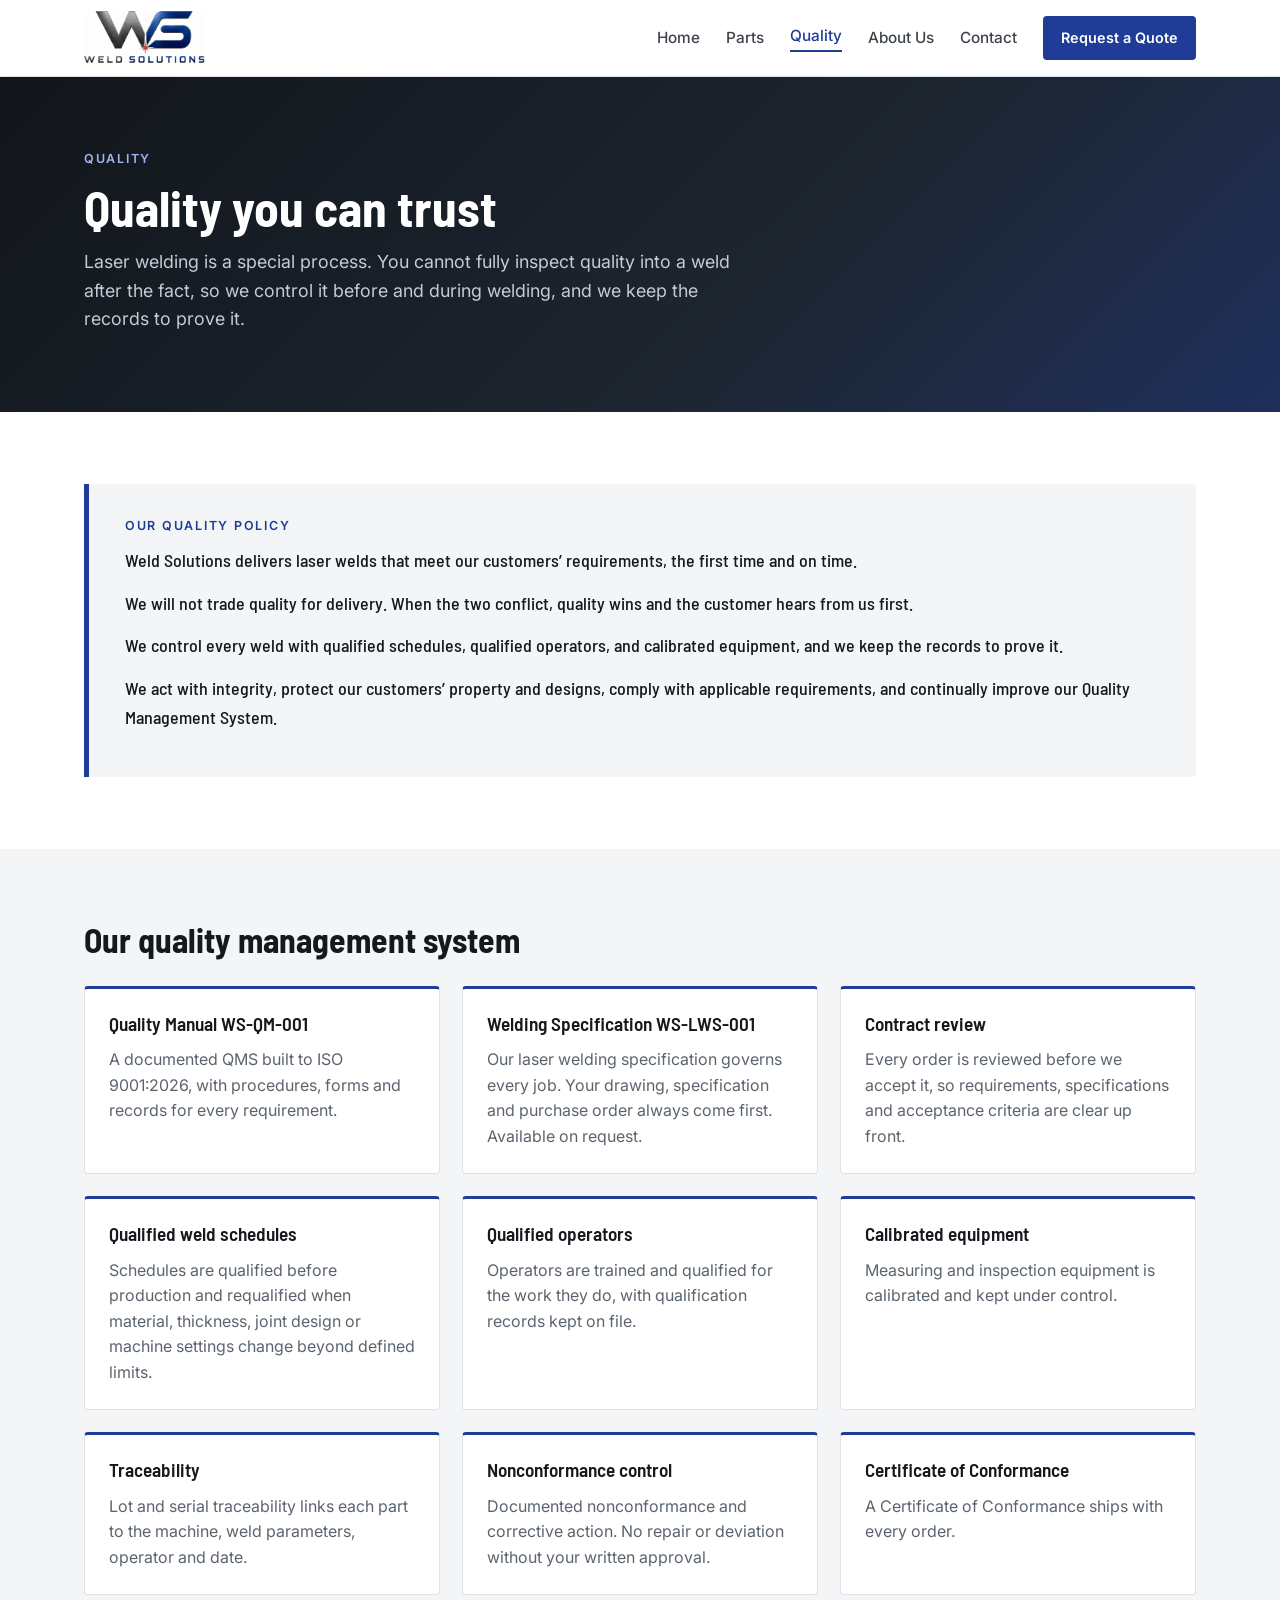
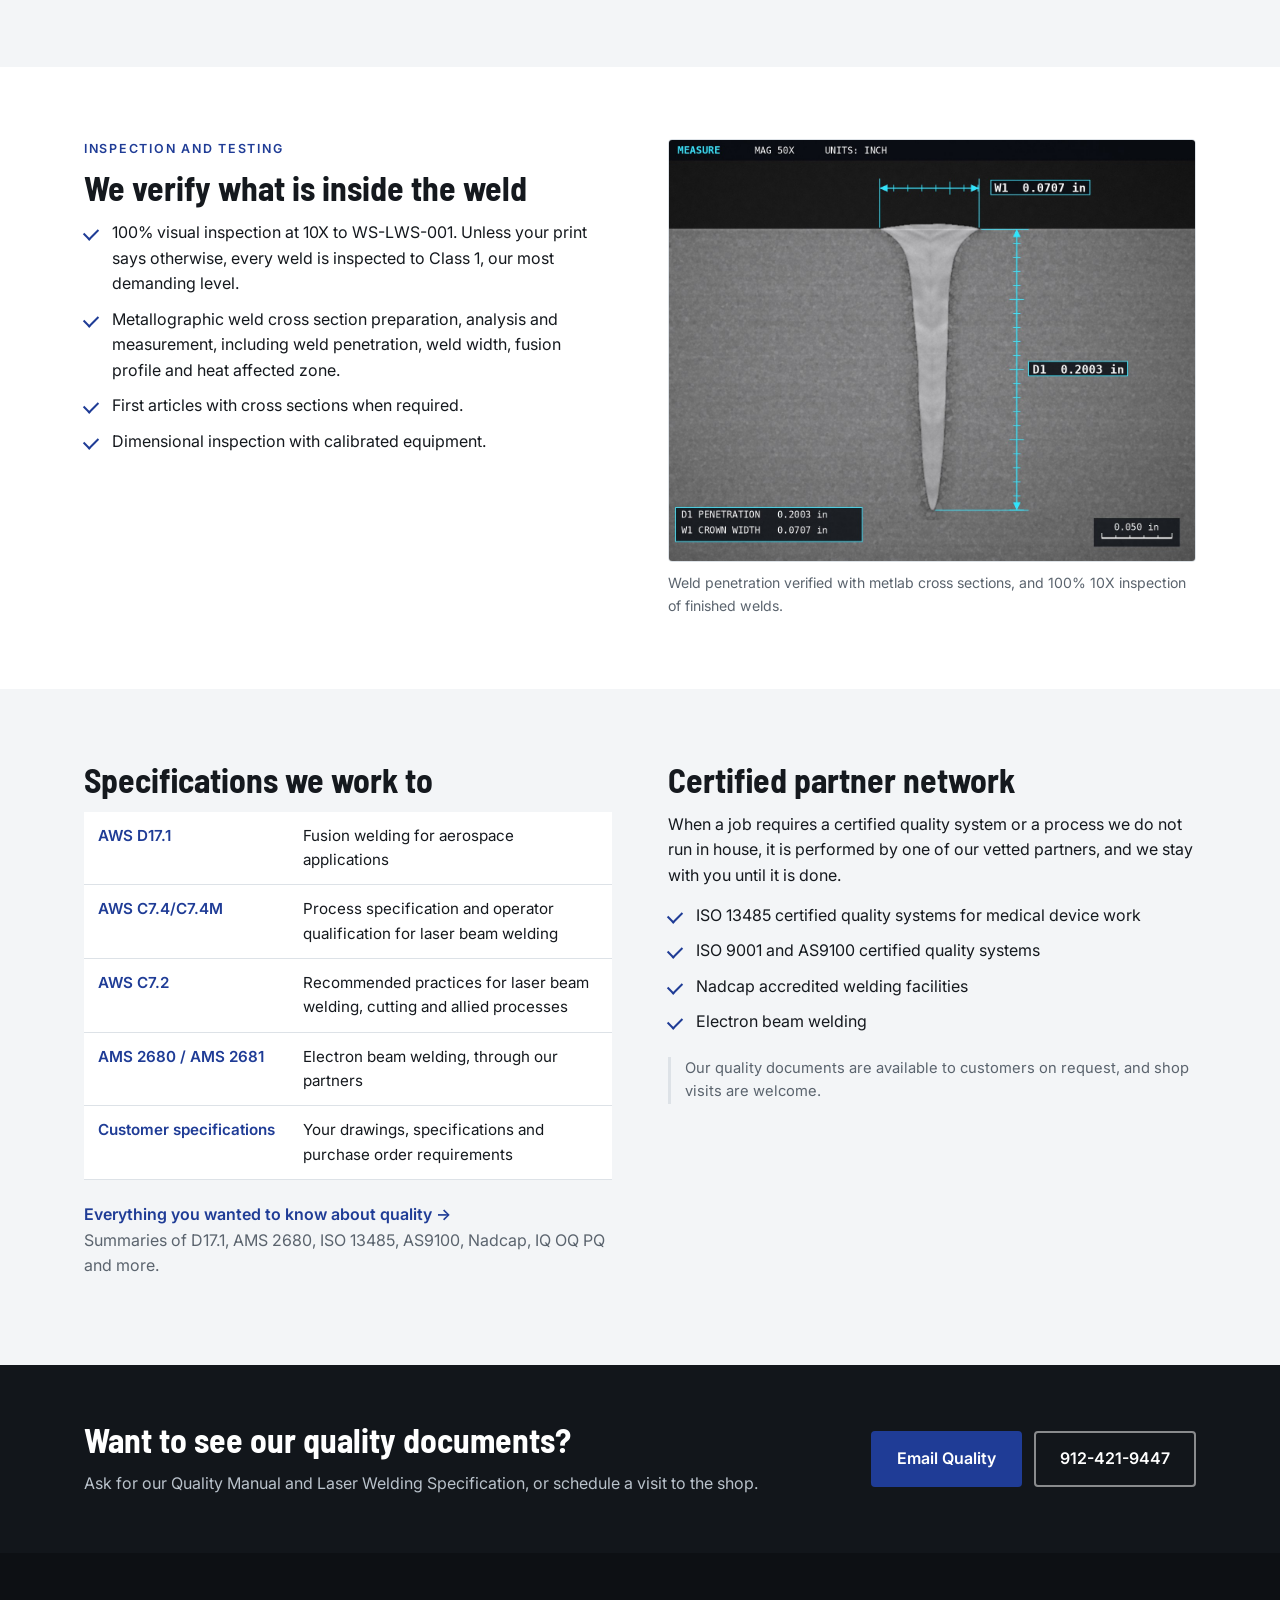
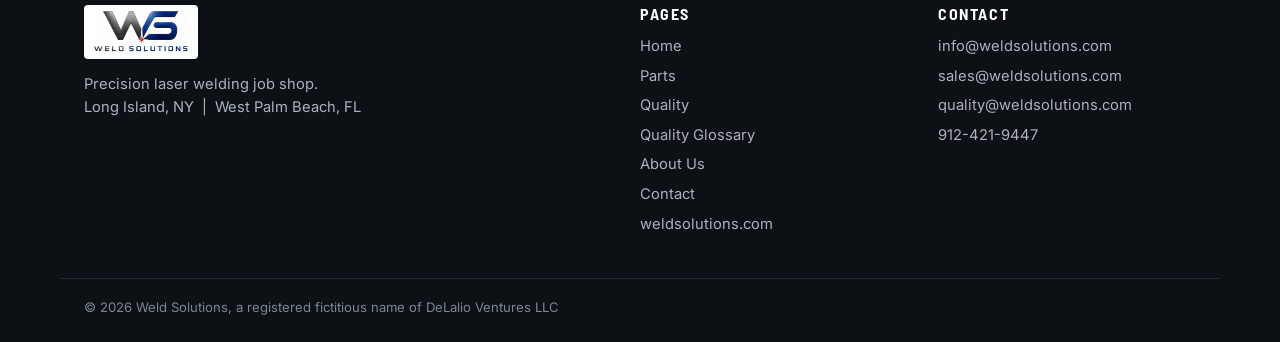
<file: quality.html>
<!doctype html>
<html lang="en">
<head>
<meta charset="utf-8">
<meta name="viewport" content="width=device-width, initial-scale=1">
<title>Quality System | Weld Solutions Laser Welding</title>
<meta name="description" content="Weld Solutions quality management system built to ISO 9001:2026, Laser Welding Specification WS-LWS-001, AWS D17.1, 100% inspection, metallographic cross sections and full traceability.">
<link rel="preconnect" href="https://fonts.googleapis.com">
<link rel="preconnect" href="https://fonts.gstatic.com" crossorigin>
<link href="https://fonts.googleapis.com/css2?family=Barlow+Semi+Condensed:wght@500;600;700&family=Inter:wght@400;500;600&display=swap" rel="stylesheet">
<link rel="stylesheet" href="styles.css">
</head>
<body>
<header class="site">
  <div class="wrap bar">
    <a class="logo" href="index.html"><img src="images/ws-logo-site.png" alt="Weld Solutions"></a>
    <button class="menu-btn" aria-label="Menu" onclick="document.body.classList.toggle('nav-open')">&#9776;</button>
    <nav><a href="index.html">Home</a><a href="parts.html">Parts</a><a href="quality.html" class="on" aria-current="page">Quality</a><a href="about.html">About Us</a><a href="contact.html">Contact</a><a class="btn small" href="contact.html">Request a Quote</a></nav>
  </div>
</header>
<main>

<section class="page-head"><div class="wrap">
  <p class="eyebrow">Quality</p>
  <h1>Quality you can trust</h1>
  <p class="lead">Laser welding is a special process. You cannot fully inspect quality into a weld after the fact, so we control it before and during welding, and we keep the records to prove it.</p>
</div></section>

<section><div class="wrap">
  <blockquote class="policy">
    <p class="eyebrow">Our quality policy</p>
    <p>Weld Solutions delivers laser welds that meet our customers&rsquo; requirements, the first time and on time.</p>
    <p>We will not trade quality for delivery. When the two conflict, quality wins and the customer hears from us first.</p>
    <p>We control every weld with qualified schedules, qualified operators, and calibrated equipment, and we keep the records to prove it.</p>
    <p>We act with integrity, protect our customers&rsquo; property and designs, comply with applicable requirements, and continually improve our Quality Management System.</p>
  </blockquote>
</div></section>

<section class="alt"><div class="wrap">
  <h2>Our quality management system</h2>
  <div class="grid3">
    <div class="card"><h3>Quality Manual WS-QM-001</h3><p>A documented QMS built to ISO 9001:2026, with procedures, forms and records for every requirement.</p></div>
    <div class="card"><h3>Welding Specification WS-LWS-001</h3><p>Our laser welding specification governs every job. Your drawing, specification and purchase order always come first. Available on request.</p></div>
    <div class="card"><h3>Contract review</h3><p>Every order is reviewed before we accept it, so requirements, specifications and acceptance criteria are clear up front.</p></div>
    <div class="card"><h3>Qualified weld schedules</h3><p>Schedules are qualified before production and requalified when material, thickness, joint design or machine settings change beyond defined limits.</p></div>
    <div class="card"><h3>Qualified operators</h3><p>Operators are trained and qualified for the work they do, with qualification records kept on file.</p></div>
    <div class="card"><h3>Calibrated equipment</h3><p>Measuring and inspection equipment is calibrated and kept under control.</p></div>
    <div class="card"><h3>Traceability</h3><p>Lot and serial traceability links each part to the machine, weld parameters, operator and date.</p></div>
    <div class="card"><h3>Nonconformance control</h3><p>Documented nonconformance and corrective action. No repair or deviation without your written approval.</p></div>
    <div class="card"><h3>Certificate of Conformance</h3><p>A Certificate of Conformance ships with every order.</p></div>
  </div>
</div></section>

<section><div class="wrap split">
  <div>
    <p class="eyebrow">Inspection and testing</p>
    <h2>We verify what is inside the weld</h2>
    <ul class="checks">
      <li>100% visual inspection at 10X to WS-LWS-001. Unless your print says otherwise, every weld is inspected to Class 1, our most demanding level.</li>
      <li>Metallographic weld cross section preparation, analysis and measurement, including weld penetration, weld width, fusion profile and heat affected zone.</li>
      <li>First articles with cross sections when required.</li>
      <li>Dimensional inspection with calibrated equipment.</li>
    </ul>
  </div>
  <figure class="fig">
    <img src="images/weld-cross-section-measured.jpg" alt="Illustration of a keyhole laser weld cross section with penetration and crown width measurements">
    <figcaption>Weld penetration verified with metlab cross sections, and 100% 10X inspection of finished welds.</figcaption>
  </figure>
</div></section>

<section class="alt"><div class="wrap split">
  <div>
    <h2>Specifications we work to</h2>
    <table class="spec">
      <tr><th>AWS D17.1</th><td>Fusion welding for aerospace applications</td></tr>
      <tr><th>AWS C7.4/C7.4M</th><td>Process specification and operator qualification for laser beam welding</td></tr>
      <tr><th>AWS C7.2</th><td>Recommended practices for laser beam welding, cutting and allied processes</td></tr>
      <tr><th>AMS 2680 / AMS 2681</th><td>Electron beam welding, through our partners</td></tr>
      <tr><th>Customer specifications</th><td>Your drawings, specifications and purchase order requirements</td></tr>
    </table>
    <p class="also"><a class="more" href="quality-glossary.html">Everything you wanted to know about quality &rarr;</a><br>Summaries of D17.1, AMS 2680, ISO 13485, AS9100, Nadcap, IQ OQ PQ and more.</p>
  </div>
  <div>
    <h2>Certified partner network</h2>
    <p>When a job requires a certified quality system or a process we do not run in house, it is performed by one of our vetted partners, and we stay with you until it is done.</p>
    <ul class="checks">
      <li>ISO 13485 certified quality systems for medical device work</li>
      <li>ISO 9001 and AS9100 certified quality systems</li>
      <li>Nadcap accredited welding facilities</li>
      <li>Electron beam welding</li>
    </ul>
    <p class="note">Our quality documents are available to customers on request, and shop visits are welcome.</p>
  </div>
</div></section>
<section class="cta-band"><div class="wrap cta-row">
  <div><h2>Want to see our quality documents?</h2><p>Ask for our Quality Manual and Laser Welding Specification, or schedule a visit to the shop.</p></div>
  <div class="cta-btns"><a class="btn" href="mailto:quality@weldsolutions.com?subject=Quality%20documents%20request">Email Quality</a><a class="btn ghost" href="tel:+19124219447">912-421-9447</a></div>
</div></section>

</main>
<footer class="site">
  <div class="wrap foot">
    <div>
      <img src="images/ws-logo-site.png" alt="Weld Solutions" class="flogo">
      <p>Precision laser welding job shop.<br>Long Island, NY &nbsp;|&nbsp; West Palm Beach, FL</p>
    </div>
    <div>
      <h4>Pages</h4>
      <a href="index.html">Home</a><a href="parts.html">Parts</a><a href="quality.html">Quality</a><a href="quality-glossary.html">Quality Glossary</a><a href="about.html">About Us</a><a href="contact.html">Contact</a>
      <a href="https://weldsolutions.com">weldsolutions.com</a>
    </div>
    <div>
      <h4>Contact</h4>
      <a href="mailto:info@weldsolutions.com">info@weldsolutions.com</a>
      <a href="mailto:sales@weldsolutions.com">sales@weldsolutions.com</a>
      <a href="mailto:quality@weldsolutions.com">quality@weldsolutions.com</a>
      <a href="tel:+19124219447">912-421-9447</a>
    </div>
  </div>
  <div class="wrap legal">&copy; <span class="yr">2026</span> Weld Solutions, a registered fictitious name of DeLalio Ventures LLC</div>
</footer>
<script>document.querySelectorAll('.yr').forEach(e=>e.textContent=new Date().getFullYear());</script>
</body>
</html>
</file>
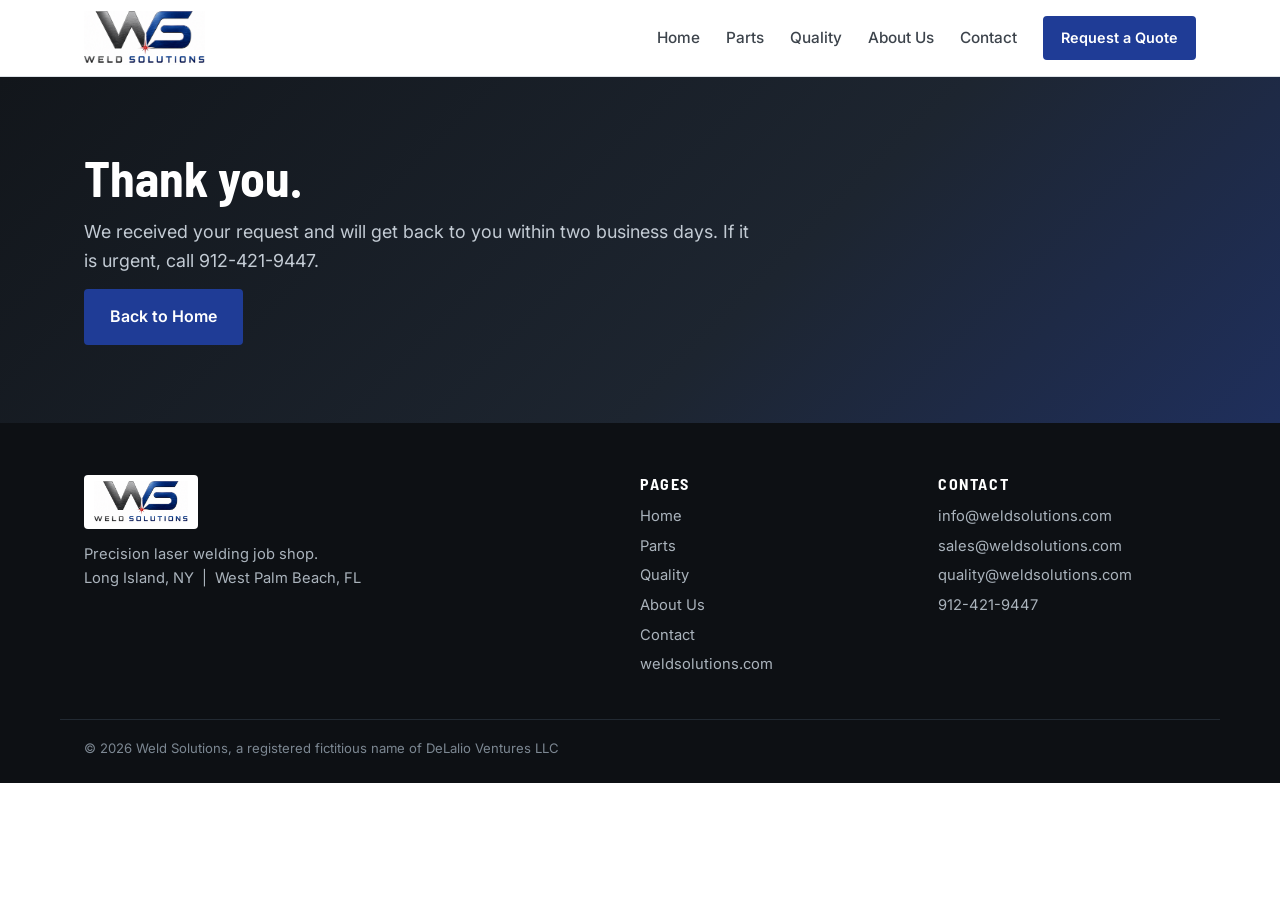
<file: thanks.html>
<!doctype html>
<html lang="en">
<head>
<meta charset="utf-8">
<meta name="viewport" content="width=device-width, initial-scale=1">
<title>Thank You | Weld Solutions</title>
<meta name="description" content="Thank you for your request.">
<link rel="preconnect" href="https://fonts.googleapis.com">
<link rel="preconnect" href="https://fonts.gstatic.com" crossorigin>
<link href="https://fonts.googleapis.com/css2?family=Barlow+Semi+Condensed:wght@500;600;700&family=Inter:wght@400;500;600&display=swap" rel="stylesheet">
<link rel="stylesheet" href="styles.css">
</head>
<body>
<header class="site">
  <div class="wrap bar">
    <a class="logo" href="index.html"><img src="images/ws-logo-site.png" alt="Weld Solutions"></a>
    <button class="menu-btn" aria-label="Menu" onclick="document.body.classList.toggle('nav-open')">&#9776;</button>
    <nav><a href="index.html">Home</a><a href="parts.html">Parts</a><a href="quality.html">Quality</a><a href="about.html">About Us</a><a href="contact.html">Contact</a><a class="btn small" href="contact.html">Request a Quote</a></nav>
  </div>
</header>
<main>

<section class="page-head"><div class="wrap">
  <h1>Thank you.</h1>
  <p class="lead">We received your request and will get back to you within two business days. If it is urgent, call 912-421-9447.</p>
  <p><a class="btn" href="index.html">Back to Home</a></p>
</div></section>
</main>
<footer class="site">
  <div class="wrap foot">
    <div>
      <img src="images/ws-logo-site.png" alt="Weld Solutions" class="flogo">
      <p>Precision laser welding job shop.<br>Long Island, NY &nbsp;|&nbsp; West Palm Beach, FL</p>
    </div>
    <div>
      <h4>Pages</h4>
      <a href="index.html">Home</a><a href="parts.html">Parts</a><a href="quality.html">Quality</a><a href="about.html">About Us</a><a href="contact.html">Contact</a>
      <a href="https://weldsolutions.com">weldsolutions.com</a>
    </div>
    <div>
      <h4>Contact</h4>
      <a href="mailto:info@weldsolutions.com">info@weldsolutions.com</a>
      <a href="mailto:sales@weldsolutions.com">sales@weldsolutions.com</a>
      <a href="mailto:quality@weldsolutions.com">quality@weldsolutions.com</a>
      <a href="tel:+19124219447">912-421-9447</a>
    </div>
  </div>
  <div class="wrap legal">&copy; <span class="yr">2026</span> Weld Solutions, a registered fictitious name of DeLalio Ventures LLC</div>
</footer>
<script>document.querySelectorAll('.yr').forEach(e=>e.textContent=new Date().getFullYear());</script>
</body>
</html>
</file>
<file: styles.css>
:root {
  --ink: #15191e;
  --steel: #3d444c;
  --muted: #5b646e;
  --line: #dde2e7;
  --bg: #ffffff;
  --alt: #f3f5f7;
  --blue: #1f3c96;
  --blue-dk: #162c70;
  --red: #d4202a;
  --dark: #12161b;
}
* { box-sizing: border-box; }
html { scroll-behavior: smooth; }
body { margin: 0; font-family: Inter, "Segoe UI", Roboto, Helvetica, Arial, sans-serif; color: var(--ink); background: var(--bg); line-height: 1.6; font-size: 16px; text-align: left; }
img { max-width: 100%; display: block; }
a { color: var(--blue); }
h1, h2, h3, h4 { font-family: "Barlow Semi Condensed", "Segoe UI", sans-serif; line-height: 1.15; margin: 0 0 12px; color: var(--ink); }
h1 { font-size: clamp(2rem, 4.2vw, 3.1rem); font-weight: 700; }
h2 { font-size: clamp(1.6rem, 2.8vw, 2.1rem); font-weight: 700; }
h3 { font-size: 1.2rem; font-weight: 600; }
p { margin: 0 0 14px; }
.wrap { max-width: 1160px; margin: 0 auto; padding: 0 24px; }
section { padding: 72px 0; }
section.alt { background: var(--alt); }
.eyebrow { text-transform: uppercase; letter-spacing: .14em; font-size: .78rem; font-weight: 600; color: var(--blue); margin-bottom: 10px; }
.lead { font-size: 1.12rem; color: var(--muted); max-width: 62ch; }

/* header */
header.site { position: sticky; top: 0; z-index: 20; background: rgba(255,255,255,.97); border-bottom: 1px solid var(--line); }
.bar { display: flex; align-items: center; justify-content: space-between; height: 76px; }
.logo img { height: 54px; width: auto; }
header nav { display: flex; align-items: center; gap: 26px; }
header nav a { color: var(--steel); text-decoration: none; font-weight: 500; font-size: .96rem; }
header nav a:hover, header nav a.on { color: var(--blue); }
header nav a.on { box-shadow: inset 0 -2px 0 var(--blue); padding-bottom: 4px; }
.menu-btn { display: none; background: none; border: 0; font-size: 1.6rem; color: var(--steel); cursor: pointer; }

/* buttons */
.btn { display: inline-block; background: var(--blue); color: #fff !important; text-decoration: none; font-weight: 600; padding: 13px 24px; border-radius: 4px; border: 2px solid var(--blue); font-size: 1rem; cursor: pointer; font-family: inherit; }
.btn:hover { background: var(--blue-dk); border-color: var(--blue-dk); }
.btn.small { padding: 8px 16px; font-size: .9rem; box-shadow: none !important; }
.btn.ghost { background: transparent; color: var(--blue) !important; }
.btn.ghost.light { color: #fff !important; border-color: rgba(255,255,255,.6); }
.btn.ghost.light:hover { border-color: #fff; background: rgba(255,255,255,.08); }
.btn.outline { background: transparent; color: var(--blue) !important; }
.btn.outline:hover { background: var(--blue); color: #fff !important; }

/* hero */
.hero { background: linear-gradient(135deg, #12161b 0%, #1d2530 55%, #1f2f5c 100%); color: #e9edf2; padding: 88px 0 96px; }
.hero h1 { color: #fff; }
.hero .eyebrow { color: #9fb4ee; }
.hero .lead { color: #c3cbd4; }
.hero-grid { display: grid; grid-template-columns: 1fr 1fr; gap: 48px; align-items: center; }
.hero-btns { display: flex; gap: 14px; flex-wrap: wrap; margin-top: 26px; }
.hero-fig { margin: 0 auto; max-width: 560px; }
.hero-fig img { border-radius: 6px; box-shadow: 0 20px 50px rgba(0,0,0,.45); }
.hero-fig figcaption { color: #9aa4ae; font-size: .85rem; margin-top: 10px; }

.stats { padding: 0; background: var(--blue); color: #fff; }
.stat-row { display: grid; grid-template-columns: repeat(4, 1fr); }
.stat-row div { padding: 26px 20px; border-left: 1px solid rgba(255,255,255,.18); }
.stat-row div:first-child { border-left: 0; padding-left: 0; }
.stat-row b { display: block; font-family: "Barlow Semi Condensed", sans-serif; font-size: 2rem; line-height: 1.1; }
.stat-row span { font-size: .9rem; color: #d3dcf5; }

/* page head */
.page-head { background: linear-gradient(135deg, #12161b 0%, #1d2530 60%, #1f2f5c 100%); padding: 72px 0 64px; }
.page-head h1 { color: #fff; max-width: 22ch; }
.page-head .eyebrow { color: #9fb4ee; }
.page-head .lead { color: #c3cbd4; }
.chips { display: flex; flex-wrap: wrap; gap: 10px; margin-top: 22px; }
.chips a { color: #fff; text-decoration: none; border: 1px solid rgba(255,255,255,.35); padding: 7px 14px; border-radius: 30px; font-size: .9rem; }
.chips a:hover { background: rgba(255,255,255,.1); }

/* cards and grids */
.grid2, .grid3, .grid4, .grid-parts { display: grid; gap: 22px; margin-top: 26px; }
.grid2 { grid-template-columns: repeat(2, 1fr); }
.grid3 { grid-template-columns: repeat(3, 1fr); }
.grid4 { grid-template-columns: repeat(4, 1fr); }
.grid-parts { grid-template-columns: repeat(auto-fit, minmax(250px, 1fr)); }
.card { background: #fff; border: 1px solid var(--line); border-top: 3px solid var(--blue); border-radius: 4px; padding: 24px; }
section.alt .card { border-color: var(--line); border-top-color: var(--blue); }
.card p:last-child { margin-bottom: 0; }
.card p { color: var(--muted); }
.head-row { display: flex; justify-content: space-between; align-items: flex-end; gap: 20px; }
.more { font-weight: 600; text-decoration: none; white-space: nowrap; }

.part { background: #fff; border: 1px solid var(--line); border-radius: 4px; overflow: hidden; display: flex; flex-direction: column; }
.pimg { background: #f6f8fa; border-bottom: 1px solid var(--line); height: 190px; overflow: hidden; display: flex; align-items: center; justify-content: center; }
.pimg img { width: 100%; height: 100%; object-fit: cover; }
.pbody { padding: 20px; }
.pbody p { color: var(--muted); font-size: .95rem; }
.mat { font-size: .88rem !important; margin: 0; padding-top: 12px; border-top: 1px solid var(--line); color: var(--steel) !important; }
.mat span { display: block; text-transform: uppercase; letter-spacing: .1em; font-size: .7rem; color: var(--muted); font-weight: 600; }

.split { display: grid; grid-template-columns: 1fr 1fr; gap: 56px; align-items: start; }
.fig { margin: 0; }
.fig img { border-radius: 4px; border: 1px solid var(--line); }
.fig figcaption { font-size: .88rem; color: var(--muted); margin-top: 10px; }
.checks { list-style: none; padding: 0; margin: 0 0 22px; }
.checks li { position: relative; padding-left: 28px; margin-bottom: 10px; }
.checks li::before { content: ""; position: absolute; left: 0; top: .5em; width: 12px; height: 7px; border-left: 2px solid var(--blue); border-bottom: 2px solid var(--blue); transform: rotate(-45deg); }
.industries { border-top-color: var(--steel); }
.note { font-size: .92rem; color: var(--muted); border-left: 3px solid var(--line); padding-left: 14px; }

.policy { margin: 0; background: var(--alt); border-left: 5px solid var(--blue); padding: 32px 36px; border-radius: 0 4px 4px 0; }
.policy p:not(.eyebrow) { font-size: 1.12rem; font-family: "Barlow Semi Condensed", sans-serif; font-weight: 500; color: var(--ink); }

.spec { width: 100%; border-collapse: collapse; margin-top: 10px; background: #fff; }
.spec th, .spec td { text-align: left; padding: 12px 14px; border-bottom: 1px solid var(--line); vertical-align: top; font-size: .95rem; }
.spec th { white-space: nowrap; color: var(--blue); font-weight: 600; width: 1%; }

.people { display: grid; grid-template-columns: 1fr 1fr; gap: 22px; margin-top: 26px; }
.person { display: flex; gap: 20px; align-items: flex-start; }
.person img, .avatar { width: 150px; height: 188px; object-fit: cover; border-radius: 4px; flex: none; }
.avatar { background: var(--steel); color: #fff; display: flex; align-items: center; justify-content: center; font-family: "Barlow Semi Condensed", sans-serif; font-size: 2rem; font-weight: 700; }
.role { color: var(--blue) !important; font-weight: 600; font-size: .92rem; margin-top: -6px; }

/* CTA */
.cta-band { background: var(--dark); color: #fff; padding: 56px 0; }
.cta-band h2 { color: #fff; }
.cta-band p { color: #b9c2cb; margin: 0; }
.cta-row { display: flex; justify-content: space-between; align-items: center; gap: 30px; }
.cta-btns { display: flex; gap: 12px; flex-wrap: wrap; }
.cta-band .btn.ghost { color: #fff !important; border-color: rgba(255,255,255,.5); }

/* form */
.form label { display: block; font-weight: 500; font-size: .92rem; margin-bottom: 16px; color: var(--steel); }
.form input, .form textarea { display: block; width: 100%; margin-top: 6px; padding: 11px 12px; border: 1px solid #c4ccd4; border-radius: 4px; font: inherit; color: var(--ink); background: #fff; }
.form input:focus, .form textarea:focus { outline: 2px solid var(--blue); border-color: var(--blue); }
.form input[type=file] { padding: 9px; background: var(--alt); }
.row2 { display: grid; grid-template-columns: 1fr 1fr; gap: 16px; }
.hp { position: absolute; left: -9999px; }
.contact aside h3 { margin-top: 18px; }
.contact aside h3:first-child { margin-top: 0; }
.steps { padding-left: 20px; margin: 0; color: var(--muted); }
.steps li { margin-bottom: 6px; }

/* footer */
footer.site { background: #0d1014; color: #aab3bc; padding: 52px 0 24px; font-size: .92rem; }
.foot { display: grid; grid-template-columns: 2fr 1fr 1fr; gap: 40px; }
.flogo { height: 54px; width: auto; background: #fff; padding: 6px 10px; border-radius: 4px; margin-bottom: 14px; }
footer h4 { color: #fff; font-size: 1rem; text-transform: uppercase; letter-spacing: .1em; }
footer a { display: block; color: #aab3bc; text-decoration: none; margin-bottom: 6px; }
footer a:hover { color: #fff; }
.legal { border-top: 1px solid #222a33; margin-top: 36px; padding-top: 18px; font-size: .82rem; color: #7c8792; }

/* responsive */
@media (max-width: 960px) {
  .hero-grid, .split, .people { grid-template-columns: 1fr; gap: 36px; }
  .grid3 { grid-template-columns: repeat(2, 1fr); }
  .grid4 { grid-template-columns: repeat(2, 1fr); }
  .stat-row { grid-template-columns: repeat(2, 1fr); }
  .stat-row div:nth-child(3) { border-left: 0; padding-left: 0; }
  .menu-btn { display: block; }
  header nav { display: none; position: absolute; top: 76px; left: 0; right: 0; background: #fff; flex-direction: column; align-items: flex-start; gap: 0; padding: 8px 24px 20px; border-bottom: 1px solid var(--line); }
  header nav a { padding: 12px 0; width: 100%; border-bottom: 1px solid var(--line); }
  header nav a.on { box-shadow: none; }
  header nav .btn { margin-top: 14px; width: auto; border-bottom: 0; text-align: center; }
  body.nav-open header nav { display: flex; }
  .cta-row { flex-direction: column; align-items: flex-start; }
  .foot { grid-template-columns: 1fr 1fr; }
}
@media (max-width: 600px) {
  section { padding: 52px 0; }
  .wrap { padding: 0 16px; }
  .grid2, .grid3, .grid4, .grid-parts, .row2 { grid-template-columns: 1fr; }
  .hero { padding: 56px 0 64px; }
  .person { flex-direction: column; }
  .foot { grid-template-columns: 1fr; }
  .head-row { flex-direction: column; align-items: flex-start; }
  .logo img { height: 44px; }
}

.pimg img[src$=".svg"] { object-fit: contain; }
.person img.team-art { object-fit: contain; background: #f6f8fa; }
.timeline { list-style: none; padding: 0; margin: 30px 0 0; display: grid; grid-template-columns: repeat(5, 1fr); gap: 0; position: relative; }
.timeline::before { content: ""; position: absolute; top: 9px; left: 0; right: 0; height: 2px; background: var(--line); }
.timeline li { position: relative; padding: 34px 22px 0 0; }
.timeline li::before { content: ""; position: absolute; top: 2px; left: 0; width: 16px; height: 16px; border-radius: 50%; background: var(--blue); box-shadow: 0 0 0 4px var(--alt); }
.timeline b { display: block; font-family: "Barlow Semi Condensed", sans-serif; font-size: 1.7rem; color: var(--blue); line-height: 1.1; margin-bottom: 6px; }
.timeline span { color: var(--muted); font-size: .95rem; }
@media (max-width: 760px) {
  .timeline { grid-template-columns: 1fr; }
  .timeline::before { top: 0; bottom: 0; left: 7px; right: auto; width: 2px; height: auto; }
  .timeline li { padding: 0 0 22px 34px; }
}
.also { margin-top: 22px; color: var(--muted); }
.stat-row span { display: block; line-height: 1.45; margin-top: 4px; }
@media (max-width: 600px) { .stat-row b { font-size: 1.35rem; white-space: nowrap; } .stat-row div { padding: 20px 14px; } }
</file>
